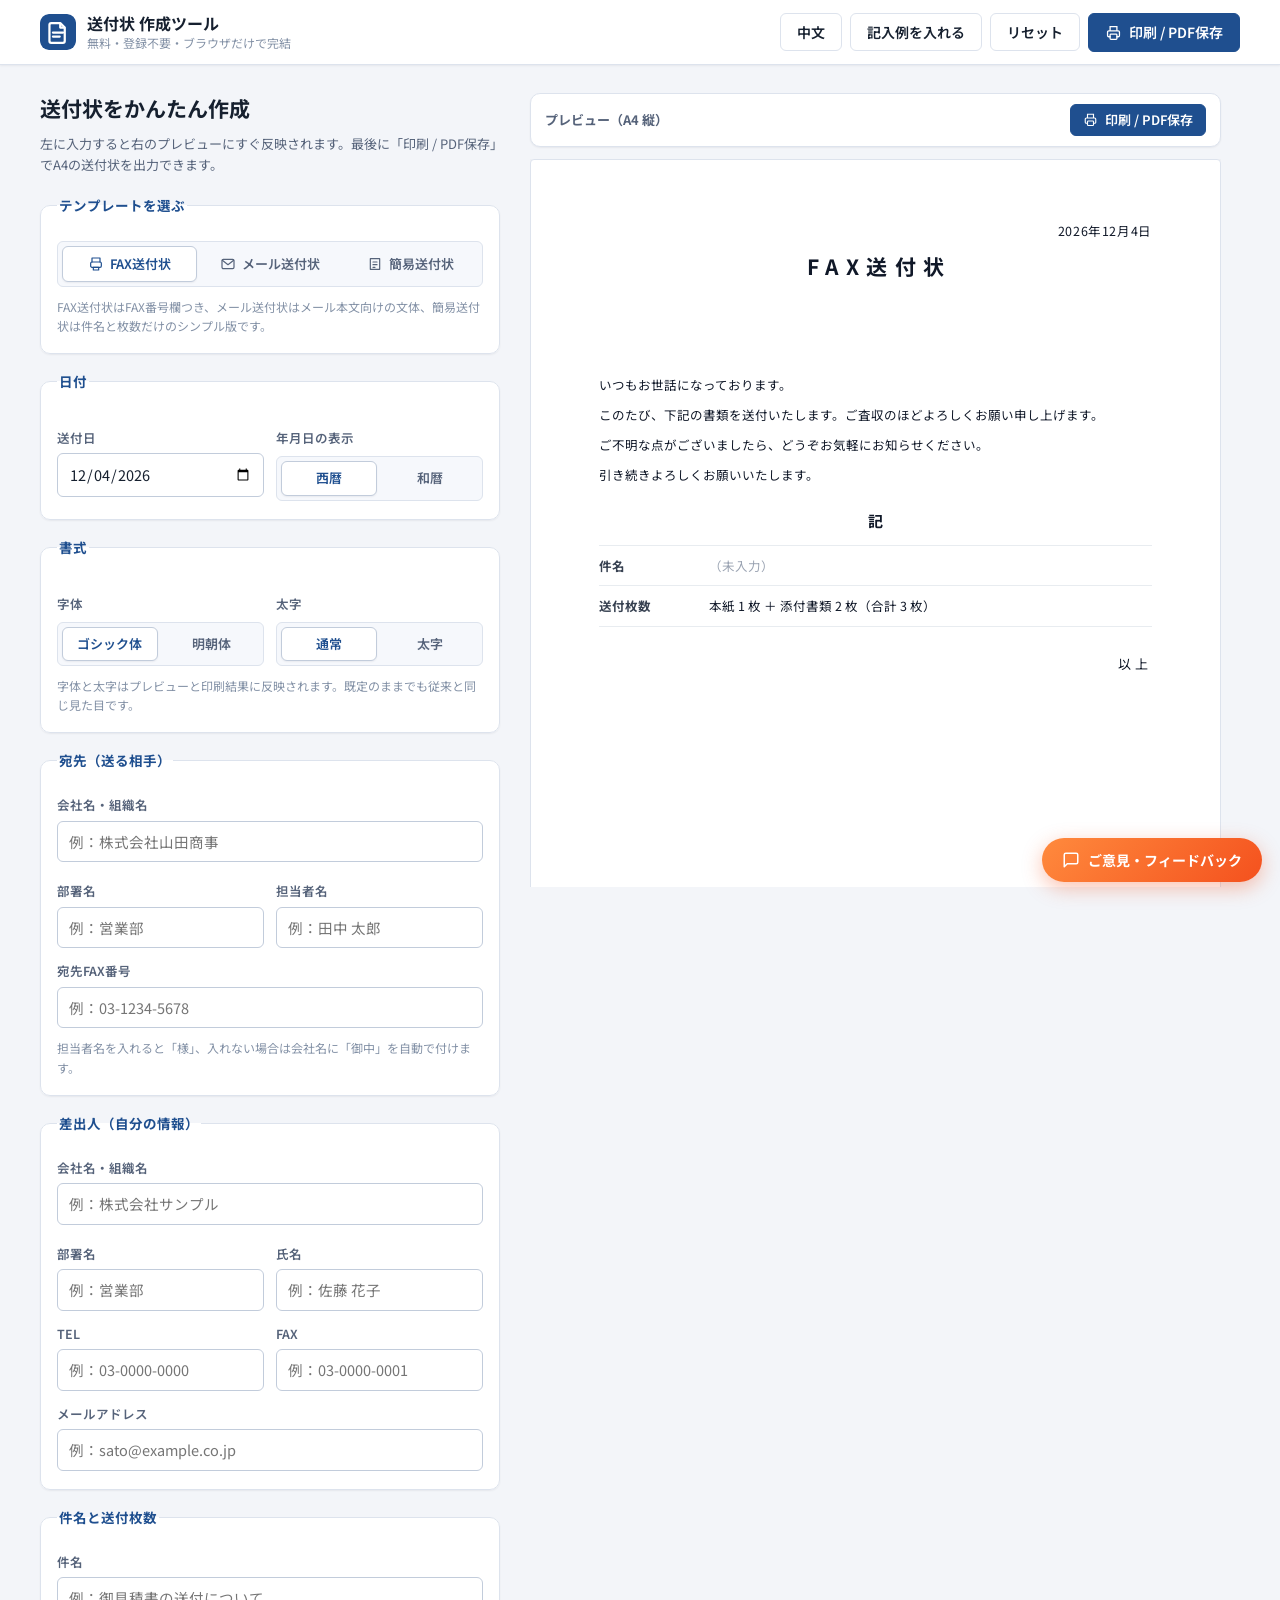
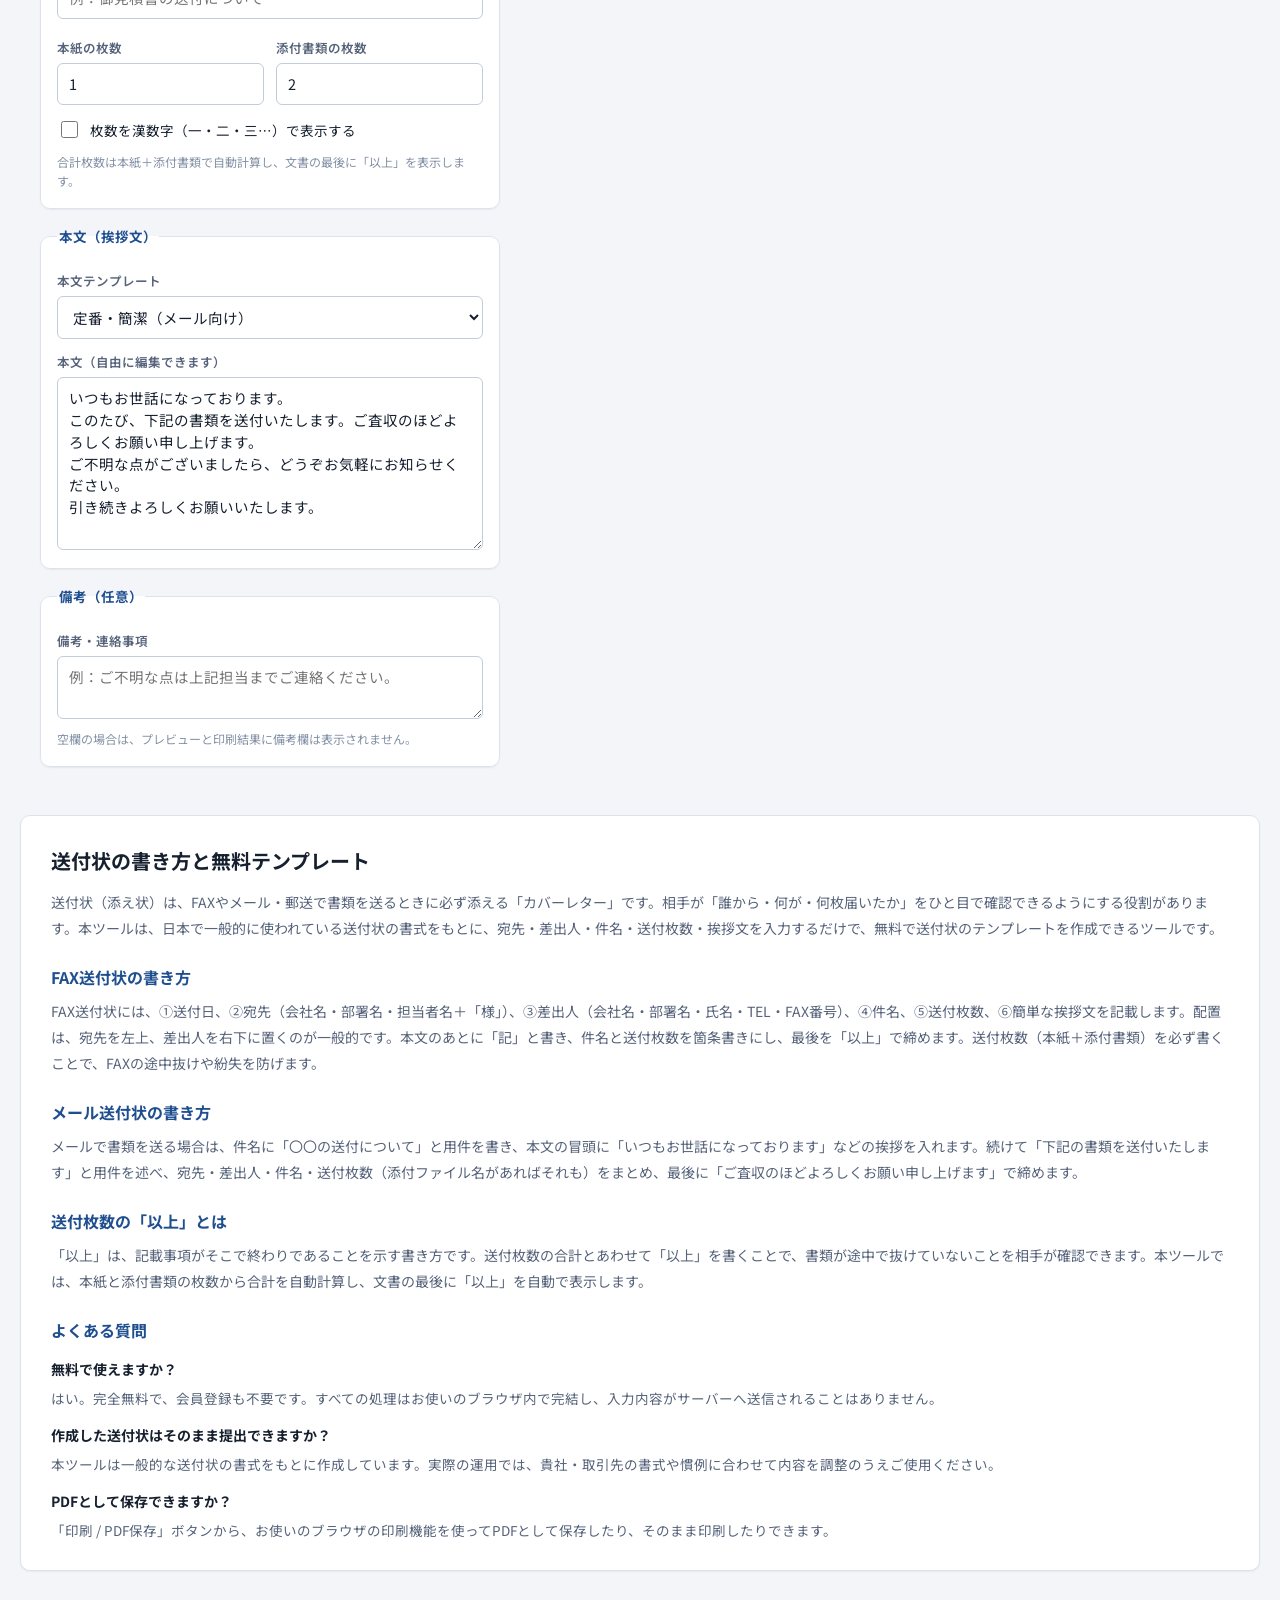
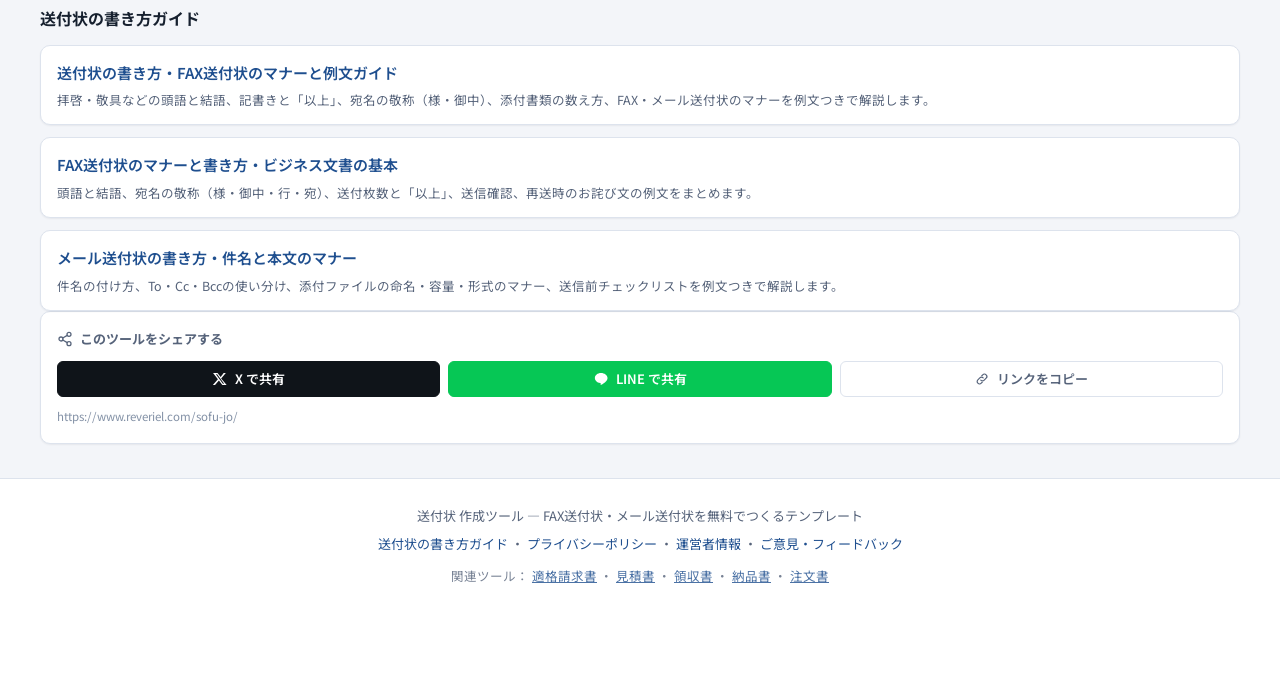
<file: index.html>
<!DOCTYPE html>
<html lang="ja">
<head>
<meta charset="UTF-8">
<meta name="viewport" content="width=device-width, initial-scale=1">
<title>送付状 テンプレート 無料｜FAX送付状の書き方・作成ツール</title>
<meta name="description" content="送付状（FAX送付状・メール送付状）を無料で作成できるテンプレートツール。宛先・差出人・件名・送付枚数を入力するだけで、FAX送付状の正しい書き方どおりの書式をA4で作成し、そのまま印刷・PDF保存できます。登録不要・ブラウザ内で完結。">
<meta name="robots" content="index, follow">
<link rel="canonical" href="https://www.reveriel.com/sofu-jo/">
<meta name="keywords" content="送付状 テンプレート 無料,FAX送付状 書き方,送付状 無料,送付状 作成,メール送付状,送付状 フォーマット">
<meta property="og:type" content="website">
<meta property="og:title" content="送付状 テンプレート 無料｜FAX送付状の書き方・作成ツール">
<meta property="og:description" content="FAX送付状・メール送付状・簡易送付状を無料で作成。宛先・差出人・件名・送付枚数を入力するだけで、正しい書式の送付状をA4で印刷・PDF保存できます。">
<meta property="og:locale" content="ja_JP">
<meta property="og:url" content="https://www.reveriel.com/sofu-jo/">
<meta property="og:image" content="https://www.reveriel.com/sofu-jo/og-image.png">
<meta property="og:image:width" content="1200">
<meta property="og:image:height" content="630">
<meta name="twitter:card" content="summary_large_image">
<meta name="twitter:title" content="送付状 テンプレート 無料｜FAX送付状の書き方・作成ツール">
<meta name="twitter:description" content="FAX送付状・メール送付状を無料で作成。正しい書式の送付状をA4で印刷・PDF保存できます。">
<meta name="twitter:image" content="https://www.reveriel.com/sofu-jo/og-image.png">
<link rel="preconnect" href="https://fonts.googleapis.com">
<link rel="preconnect" href="https://fonts.gstatic.com" crossorigin>
<link href="https://fonts.googleapis.com/css2?family=Noto+Sans+JP:wght@400;500;700&family=Noto+Serif+JP:wght@400;600;700&family=Noto+Sans+SC:wght@400;500;700&display=swap" rel="stylesheet">
<link rel="icon" href="data:image/svg+xml,%3Csvg xmlns='http://www.w3.org/2000/svg' viewBox='0 0 32 32'%3E%3Crect width='32' height='32' rx='7' fill='%231f4f8f'/%3E%3Cpath d='M9 8h10l5 5v11a2 2 0 0 1-2 2H9a2 2 0 0 1-2-2V10a2 2 0 0 1 2-2z' fill='none' stroke='%23fff' stroke-width='2.2' stroke-linejoin='round'/%3E%3Cpath d='M18 8v5h5' fill='none' stroke='%23fff' stroke-width='2.2' stroke-linejoin='round'/%3E%3Cpath d='M11 17h9M11 21h6' stroke='%23fff' stroke-width='2.2' stroke-linecap='round'/%3E%3C/svg%3E">
<link rel="stylesheet" href="style.css">
<!-- Cloudflare Web Analytics --><script type='module' src='https://static.cloudflareinsights.com/beacon.min.js' data-cf-beacon='{"token": "6fc01bf3ac5e457ba1bd16b91e5b653e"}'></script><!-- End Cloudflare Web Analytics -->
<script type="application/ld+json">
{
  "@context": "https://schema.org",
  "@graph": [
    {
      "@type": "WebApplication",
      "name": "送付状 作成ツール（FAX・メール送付状テンプレート）",
      "applicationCategory": "BusinessApplication",
      "operatingSystem": "Web",
      "url": "https://www.reveriel.com/sofu-jo/",
      "description": "宛先・差出人・件名・送付枚数を入力するだけで、FAX送付状・メール送付状・簡易送付状を正しい書式で作成し、A4で印刷・PDF保存できる無料のブラウザ完結型ツール。",
      "inLanguage": "ja",
      "offers": {
        "@type": "Offer",
        "price": "0",
        "priceCurrency": "JPY"
      },
      "featureList": [
        "FAX送付状・メール送付状・簡易送付状の3種類のテンプレート",
        "日付の西暦／和暦（令和）切り替え",
        "送付枚数（本紙＋添付書類）の自動集計と漢数字表示",
        "時候の挨拶つき本文テンプレート4種（自由編集可）",
        "A4縦のプレビュー・印刷・PDF保存、日本語／中国語の画面切り替え",
        "入力内容はブラウザ内のみで処理"
      ]
    },
    {
      "@type": "FAQPage",
      "mainEntity": [
        {
          "@type": "Question",
          "name": "送付状とは何ですか？",
          "acceptedAnswer": {
            "@type": "Answer",
            "text": "送付状とは、書類をFAXやメール、郵送で送るときに添えるカバーレター（添え状）のことです。「何を・何枚送ったか」「誰から誰へ送ったか」を相手に明確に伝える役割があります。宛先・差出人・日付・件名・送付枚数・簡単な挨拶文を記載するのが一般的です。"
          }
        },
        {
          "@type": "Question",
          "name": "FAX送付状の書き方を教えてください。",
          "acceptedAnswer": {
            "@type": "Answer",
            "text": "FAX送付状には、送信日・宛先（会社名・部署・担当者名＋様）・差出人（会社名・部署・氏名・TEL・FAX番号）・件名・送付枚数（本紙＋添付書類）・簡単な挨拶文を記載します。宛先は左上、差出人は右下に置き、本文の後に「記」と書き、件名・送付枚数を箇条書きにして、最後に「以上」で締めます。送付枚数を書いておくと、FAXの途中抜けや紛失を防げます。"
          }
        },
        {
          "@type": "Question",
          "name": "送付状の「以上」は何のために書くのですか？",
          "acceptedAnswer": {
            "@type": "Answer",
            "text": "「以上」は、本文と記載事項がそこで終わりであることを示す書き方です。送付枚数とあわせて記載することで、書類が途中で抜けていないことを相手が確認できます。本ツールでは、送付枚数の合計を自動計算し、文書の最後に「以上」を自動で表示します。"
          }
        },
        {
          "@type": "Question",
          "name": "送付枚数の「本紙」と「添付書類」の違いは？",
          "acceptedAnswer": {
            "@type": "Answer",
            "text": "「本紙」は送付状そのもの（1枚）を指し、「添付書類」は送付状と一緒に送る書類を指します。合計枚数は「本紙1枚＋添付書類の枚数」で計算します。本ツールでは添付書類の枚数を入力すると合計が自動で表示されます。"
          }
        },
        {
          "@type": "Question",
          "name": "メール送付状はどう書けばいいですか？",
          "acceptedAnswer": {
            "@type": "Answer",
            "text": "メールで書類を送る場合は、件名に「〇〇の送付について」と内容を書き、本文の冒頭に「いつもお世話になっております」などの挨拶、続けて「下記の書類を送付いたします」と用件を書き、宛先・差出人・件名・送付枚数をまとめます。添付ファイルがある場合はファイル名も明記すると親切です。本ツールのメール送付状テンプレートはこの形式に対応しています。"
          }
        },
        {
          "@type": "Question",
          "name": "入力した内容はサーバーに送信されますか？",
          "acceptedAnswer": {
            "@type": "Answer",
            "text": "いいえ。入力内容はサーバーへ送信されず、お使いの端末のブラウザ内だけで処理されます。ページを閉じると内容は破棄されます。"
          }
        }
      ]
    }
  ]
}
</script>
</head>
<body>

<header class="site-header no-print">
  <div class="wrap header-inner">
    <div class="brand">
      <svg class="brand-mark" viewBox="0 0 32 32" aria-hidden="true">
        <rect width="32" height="32" rx="7" fill="currentColor"/>
        <path d="M10 8h8l4 4v12a1.6 1.6 0 0 1-1.6 1.6H10A1.6 1.6 0 0 1 8.4 24V9.6A1.6 1.6 0 0 1 10 8z" fill="none" stroke="#fff" stroke-width="2" stroke-linejoin="round"/>
        <path d="M18 8v4h4" fill="none" stroke="#fff" stroke-width="2" stroke-linejoin="round"/>
        <path d="M11.5 16.5h9M11.5 20h6" stroke="#fff" stroke-width="2" stroke-linecap="round"/>
      </svg>
      <div class="brand-text">
        <strong data-i18n="brandName">送付状 作成ツール</strong>
        <span data-i18n="tagline">無料・登録不要・ブラウザだけで完結</span>
      </div>
    </div>

    <div class="header-actions">
      <button type="button" class="btn btn-ghost" id="langBtn" aria-label="表示言語を切り替える">中文</button>
      <button type="button" class="btn btn-ghost" id="sampleBtn" data-i18n="btnSample">記入例を入れる</button>
      <button type="button" class="btn btn-ghost" id="resetBtn" data-i18n="btnReset">リセット</button>
      <button type="button" class="btn btn-primary" id="printBtn">
        <svg viewBox="0 0 20 20" aria-hidden="true" class="ic">
          <path d="M6 7V3h8v4M6 15H4.5A1.5 1.5 0 0 1 3 13.5v-4A1.5 1.5 0 0 1 4.5 8h11A1.5 1.5 0 0 1 17 9.5v4a1.5 1.5 0 0 1-1.5 1.5H14" fill="none" stroke="currentColor" stroke-width="1.5" stroke-linecap="round"/>
          <rect x="6" y="12" width="8" height="6" rx="1" fill="none" stroke="currentColor" stroke-width="1.5"/>
        </svg>
        <span data-i18n="btnPrint">印刷 / PDF保存</span>
      </button>
    </div>
  </div>
</header>

<main class="wrap layout">

  <!-- ===================== 入力フォーム ===================== -->
  <section class="form-pane no-print" aria-label="入力フォーム">

    <div class="pane-head">
      <h1 class="pane-title" data-i18n="formTitle">送付状をかんたん作成</h1>
      <p class="pane-sub" data-i18n="formHint">左に入力すると右のプレビューにすぐ反映されます。最後に「印刷 / PDF保存」でA4の送付状を出力できます。</p>
    </div>

    <!-- テンプレート選択 -->
    <fieldset class="card">
      <legend class="card-legend" data-i18n="legendTpl">テンプレートを選ぶ</legend>
      <div class="seg" role="tablist" aria-label="template">
        <button type="button" class="seg-btn is-active" data-tpl="fax" role="tab" aria-selected="true">
          <svg class="ic" viewBox="0 0 24 24" fill="none" stroke="currentColor" stroke-width="1.8" stroke-linecap="round" stroke-linejoin="round" aria-hidden="true"><path d="M6 9V3h12v6"/><rect x="4" y="9" width="16" height="8" rx="2"/><path d="M8 17h8v4H8z"/></svg>
          <span data-i18n="tplFax">FAX送付状</span>
        </button>
        <button type="button" class="seg-btn" data-tpl="email" role="tab" aria-selected="false">
          <svg class="ic" viewBox="0 0 24 24" fill="none" stroke="currentColor" stroke-width="1.8" stroke-linecap="round" stroke-linejoin="round" aria-hidden="true"><rect x="3" y="5" width="18" height="14" rx="2"/><path d="m3.5 6.5 8.5 6.5 8.5-6.5"/></svg>
          <span data-i18n="tplEmail">メール送付状</span>
        </button>
        <button type="button" class="seg-btn" data-tpl="simple" role="tab" aria-selected="false">
          <svg class="ic" viewBox="0 0 24 24" fill="none" stroke="currentColor" stroke-width="1.8" stroke-linecap="round" stroke-linejoin="round" aria-hidden="true"><path d="M5 4h14v16H5z"/><path d="M9 9h6M9 13h6M9 17h3"/></svg>
          <span data-i18n="tplSimple">簡易送付状</span>
        </button>
      </div>
      <p class="hint" data-i18n="tplHint">FAX送付状はFAX番号欄つき、メール送付状はメール本文向けの文体、簡易送付状は件名と枚数だけのシンプル版です。</p>
    </fieldset>

    <!-- 日付 -->
    <fieldset class="card">
      <legend class="card-legend" data-i18n="legendDate">日付</legend>
      <div class="grid-2">
        <label class="field">
          <span class="field-label" data-i18n="lblDate">送付日</span>
          <input type="date" id="date">
        </label>
        <div class="field">
          <span class="field-label" data-i18n="lblDateFormat">年月日の表示</span>
          <div class="seg seg-sm" role="tablist" aria-label="date format">
            <button type="button" class="seg-btn is-active" data-datefmt="seireki" role="tab" aria-selected="true" data-i18n="optSeireki">西暦</button>
            <button type="button" class="seg-btn" data-datefmt="wareki" role="tab" aria-selected="false" data-i18n="optWareki">和暦</button>
          </div>
        </div>
      </div>
    </fieldset>

    <!-- 書式 -->
    <fieldset class="card">
      <legend class="card-legend" data-i18n="legendFormat">書式</legend>
      <div class="grid-2">
        <div class="field">
          <span class="field-label" data-i18n="lblFont">字体</span>
          <div class="seg seg-sm" role="group" aria-label="font">
            <button type="button" class="seg-btn is-active" data-fontfmt="gothic" aria-pressed="true" data-i18n="optGothic">ゴシック体</button>
            <button type="button" class="seg-btn" data-fontfmt="mincho" aria-pressed="false" data-i18n="optMincho">明朝体</button>
          </div>
        </div>
        <div class="field">
          <span class="field-label" data-i18n="lblWeight">太字</span>
          <div class="seg seg-sm" role="group" aria-label="weight">
            <button type="button" class="seg-btn is-active" data-weightfmt="normal" aria-pressed="true" data-i18n="optNormal">通常</button>
            <button type="button" class="seg-btn" data-weightfmt="bold" aria-pressed="false" data-i18n="optBold">太字</button>
          </div>
        </div>
      </div>
      <p class="hint" data-i18n="hintFormat">字体と太字はプレビューと印刷結果に反映されます。既定のままでも従来と同じ見た目です。</p>
    </fieldset>

    <!-- 宛先 -->
    <fieldset class="card">
      <legend class="card-legend" data-i18n="legendTo">宛先（送る相手）</legend>
      <label class="field">
        <span class="field-label" data-i18n="lblToCompany">会社名・組織名</span>
        <input type="text" id="toCompany" data-i18n-ph="phToCompany" placeholder="例：株式会社山田商事">
      </label>
      <div class="grid-2">
        <label class="field">
          <span class="field-label" data-i18n="lblToDept">部署名</span>
          <input type="text" id="toDept" data-i18n-ph="phToDept" placeholder="例：営業部">
        </label>
        <label class="field">
          <span class="field-label" data-i18n="lblToName">担当者名</span>
          <input type="text" id="toName" data-i18n-ph="phToName" placeholder="例：田中 太郎">
        </label>
      </div>
      <label class="field" id="toFaxField" hidden>
        <span class="field-label" data-i18n="lblToFax">宛先FAX番号</span>
        <input type="text" id="toFax" inputmode="tel" data-i18n-ph="phToFax" placeholder="例：03-1234-5678">
      </label>
      <p class="hint" data-i18n="hintTo">担当者名を入れると「様」、入れない場合は会社名に「御中」を自動で付けます。</p>
    </fieldset>

    <!-- 差出人 -->
    <fieldset class="card">
      <legend class="card-legend" data-i18n="legendFrom">差出人（自分の情報）</legend>
      <label class="field">
        <span class="field-label" data-i18n="lblFromCompany">会社名・組織名</span>
        <input type="text" id="fromCompany" data-i18n-ph="phFromCompany" placeholder="例：株式会社サンプル">
      </label>
      <div class="grid-2">
        <label class="field">
          <span class="field-label" data-i18n="lblFromDept">部署名</span>
          <input type="text" id="fromDept" data-i18n-ph="phFromDept" placeholder="例：営業部">
        </label>
        <label class="field">
          <span class="field-label" data-i18n="lblFromName">氏名</span>
          <input type="text" id="fromName" data-i18n-ph="phFromName" placeholder="例：佐藤 花子">
        </label>
      </div>
      <div class="grid-2">
        <label class="field">
          <span class="field-label" data-i18n="lblFromTel">TEL</span>
          <input type="text" id="fromTel" inputmode="tel" data-i18n-ph="phTel" placeholder="例：03-0000-0000">
        </label>
        <label class="field" id="fromFaxField" hidden>
          <span class="field-label" data-i18n="lblFromFax">FAX</span>
          <input type="text" id="fromFax" inputmode="tel" data-i18n-ph="phFax" placeholder="例：03-0000-0001">
        </label>
      </div>
      <label class="field" id="fromEmailField">
        <span class="field-label" data-i18n="lblFromEmail">メールアドレス</span>
        <input type="text" id="fromEmail" inputmode="email" data-i18n-ph="phEmail" placeholder="例：sato@example.co.jp">
      </label>
    </fieldset>

    <!-- 件名・枚数 -->
    <fieldset class="card">
      <legend class="card-legend" data-i18n="legendContent">件名と送付枚数</legend>
      <label class="field">
        <span class="field-label" data-i18n="lblSubject">件名</span>
        <input type="text" id="subject" data-i18n-ph="phSubject" placeholder="例：御見積書の送付について">
      </label>
      <div class="grid-2">
        <label class="field">
          <span class="field-label" data-i18n="lblHonpyo">本紙の枚数</span>
          <input type="text" id="honpyo" class="num" inputmode="numeric" value="1">
        </label>
        <label class="field">
          <span class="field-label" data-i18n="lblTenpu">添付書類の枚数</span>
          <input type="text" id="tenpu" class="num" inputmode="numeric" value="2">
        </label>
      </div>
      <label class="check">
        <input type="checkbox" id="useKanji">
        <span data-i18n="chkKanji">枚数を漢数字（一・二・三…）で表示する</span>
      </label>
      <p class="hint" id="countHint" data-i18n="hintCount">合計枚数は本紙＋添付書類で自動計算し、文書の最後に「以上」を表示します。</p>
    </fieldset>

    <!-- 本文 -->
    <fieldset class="card">
      <legend class="card-legend" data-i18n="legendBody">本文（挨拶文）</legend>
      <label class="field">
        <span class="field-label" data-i18n="lblBodyPreset">本文テンプレート</span>
        <select id="bodyPreset"></select>
      </label>
      <label class="field">
        <span class="field-label" data-i18n="lblBody">本文（自由に編集できます）</span>
        <textarea id="body" rows="7" data-i18n-ph="phBody" placeholder="本文を入力してください"></textarea>
      </label>
    </fieldset>

    <!-- 備考 -->
    <fieldset class="card">
      <legend class="card-legend" data-i18n="legendNote">備考（任意）</legend>
      <label class="field">
        <span class="field-label" data-i18n="lblNote">備考・連絡事項</span>
        <textarea id="note" rows="2" data-i18n-ph="phNote" placeholder="例：ご不明な点は上記担当までご連絡ください。"></textarea>
      </label>
      <p class="hint" data-i18n="hintNote">空欄の場合は、プレビューと印刷結果に備考欄は表示されません。</p>
    </fieldset>

  </section>

  <!-- ===================== プレビュー ===================== -->
  <section class="preview-pane" aria-label="プレビュー">
    <div class="preview-bar no-print">
      <span class="preview-label" data-i18n="previewLabel">プレビュー（A4 縦）</span>
      <button type="button" class="btn btn-primary btn-sm" id="printBtn2">
        <svg viewBox="0 0 20 20" aria-hidden="true" class="ic">
          <path d="M6 7V3h8v4M6 15H4.5A1.5 1.5 0 0 1 3 13.5v-4A1.5 1.5 0 0 1 4.5 8h11A1.5 1.5 0 0 1 17 9.5v4a1.5 1.5 0 0 1-1.5 1.5H14" fill="none" stroke="currentColor" stroke-width="1.5" stroke-linecap="round"/>
          <rect x="6" y="12" width="8" height="6" rx="1" fill="none" stroke="currentColor" stroke-width="1.5"/>
        </svg>
        <span data-i18n="btnPrint">印刷 / PDF保存</span>
      </button>
    </div>

    <div class="paper-wrap">
      <article class="paper" id="paper" aria-live="polite"><!-- JSが描画 --></article>
    </div>
  </section>

</main>

<!-- ===================== SEO コンテンツ ===================== -->
<section class="wrap seo no-print">
  <h2 data-i18n="seoH2">送付状の書き方と無料テンプレート</h2>
  <p data-i18n="seoP1">送付状（添え状）は、FAXやメール・郵送で書類を送るときに必ず添える「カバーレター」です。相手が「誰から・何が・何枚届いたか」をひと目で確認できるようにする役割があります。本ツールは、日本で一般的に使われている送付状の書式をもとに、宛先・差出人・件名・送付枚数・挨拶文を入力するだけで、無料で送付状のテンプレートを作成できるツールです。</p>

  <h3 data-i18n="seoH3a">FAX送付状の書き方</h3>
  <p data-i18n="seoP2">FAX送付状には、①送付日、②宛先（会社名・部署名・担当者名＋「様」）、③差出人（会社名・部署名・氏名・TEL・FAX番号）、④件名、⑤送付枚数、⑥簡単な挨拶文を記載します。配置は、宛先を左上、差出人を右下に置くのが一般的です。本文のあとに「記」と書き、件名と送付枚数を箇条書きにし、最後を「以上」で締めます。送付枚数（本紙＋添付書類）を必ず書くことで、FAXの途中抜けや紛失を防げます。</p>

  <h3 data-i18n="seoH3b">メール送付状の書き方</h3>
  <p data-i18n="seoP3">メールで書類を送る場合は、件名に「〇〇の送付について」と用件を書き、本文の冒頭に「いつもお世話になっております」などの挨拶を入れます。続けて「下記の書類を送付いたします」と用件を述べ、宛先・差出人・件名・送付枚数（添付ファイル名があればそれも）をまとめ、最後に「ご査収のほどよろしくお願い申し上げます」で締めます。</p>

  <h3 data-i18n="seoH3c">送付枚数の「以上」とは</h3>
  <p data-i18n="seoP4">「以上」は、記載事項がそこで終わりであることを示す書き方です。送付枚数の合計とあわせて「以上」を書くことで、書類が途中で抜けていないことを相手が確認できます。本ツールでは、本紙と添付書類の枚数から合計を自動計算し、文書の最後に「以上」を自動で表示します。</p>

  <h3 data-i18n="seoH3d">よくある質問</h3>
  <dl class="faq">
    <dt data-i18n="faqQ1">無料で使えますか？</dt>
    <dd data-i18n="faqA1">はい。完全無料で、会員登録も不要です。すべての処理はお使いのブラウザ内で完結し、入力内容がサーバーへ送信されることはありません。</dd>
    <dt data-i18n="faqQ2">作成した送付状はそのまま提出できますか？</dt>
    <dd data-i18n="faqA2">本ツールは一般的な送付状の書式をもとに作成しています。実際の運用では、貴社・取引先の書式や慣例に合わせて内容を調整のうえご使用ください。</dd>
    <dt data-i18n="faqQ3">PDFとして保存できますか？</dt>
    <dd data-i18n="faqA3">「印刷 / PDF保存」ボタンから、お使いのブラウザの印刷機能を使ってPDFとして保存したり、そのまま印刷したりできます。</dd>
  </dl>
</section>

<!-- ===================== 書き方ガイド ===================== -->
<section class="wrap no-print" aria-labelledby="guideNavTitle">
  <h2 class="guide-nav-h2" id="guideNavTitle" data-i18n="guideNavH2">送付状の書き方ガイド</h2>
  <ul class="guide-nav">
    <li>
      <a href="kakikata.html" data-i18n="guideNavLink">送付状の書き方・FAX送付状のマナーと例文ガイド</a>
      <span class="guide-nav-desc" data-i18n="guideNavDesc">拝啓・敬具などの頭語と結語、記書きと「以上」、宛名の敬称（様・御中）、添付書類の数え方、FAX・メール送付状のマナーを例文つきで解説します。</span>
    </li>
    <li>
      <a href="fax-manner.html" data-i18n="guideNavLink2">FAX送付状のマナーと書き方・ビジネス文書の基本</a>
      <span class="guide-nav-desc" data-i18n="guideNavDesc2">頭語と結語、宛名の敬称（様・御中・行・宛）、送付枚数と「以上」、送信確認、再送時のお詫び文の例文をまとめます。</span>
    </li>
    <li>
      <a href="mail-manner.html" data-i18n="guideNavLink3">メール送付状の書き方・件名と本文のマナー</a>
      <span class="guide-nav-desc" data-i18n="guideNavDesc3">件名の付け方、To・Cc・Bccの使い分け、添付ファイルの命名・容量・形式のマナー、送信前チェックリストを例文つきで解説します。</span>
    </li>
  </ul>
</section>

<!-- ===================== 共有 ===================== -->
<section class="wrap no-print">
  <section class="share-block" id="shareBlock" aria-label="share">
    <p class="share-block-title">
      <svg class="ic" viewBox="0 0 24 24" fill="none" stroke="currentColor" stroke-width="1.9" stroke-linecap="round" stroke-linejoin="round" aria-hidden="true"><circle cx="18" cy="5" r="3"/><circle cx="6" cy="12" r="3"/><circle cx="18" cy="19" r="3"/><path d="m8.6 13.5 6.8 4M15.4 6.5l-6.8 4"/></svg>
      <span data-i18n="shareTitle">このツールをシェアする</span>
    </p>
    <div class="share-row">
      <button class="btn share-btn share-x" id="shareXBtn" type="button" aria-label="X">
        <svg class="share-logo" viewBox="0 0 24 24" fill="currentColor" aria-hidden="true"><path d="M17.53 3h3.24l-7.08 8.09L22 21h-6.52l-5.11-6.68L4.53 21H1.29l7.57-8.66L1.6 3h6.69l4.62 6.1L17.53 3Zm-1.14 16.06h1.8L7.7 4.85H5.77l10.62 14.21Z"/></svg>
        <span data-i18n="shareX">X で共有</span>
      </button>
      <button class="btn share-btn share-line" id="shareLineBtn" type="button" aria-label="LINE">
        <svg class="share-logo" viewBox="0 0 24 24" fill="currentColor" aria-hidden="true"><path d="M12 3C6.9 3 2.8 6.4 2.8 10.6c0 3.77 3.35 6.93 7.88 7.53.31.07.73.2.83.47.1.24.06.62.03.87l-.13.83c-.04.24-.19.94.82.51 1.01-.42 5.44-3.2 7.42-5.48 1.37-1.47 2.13-2.96 2.13-4.73C21.78 6.4 17.1 3 12 3Z"/></svg>
        <span data-i18n="shareLine">LINE で共有</span>
      </button>
      <button class="btn share-btn share-copy" id="shareCopyBtn" type="button" aria-label="copy link">
        <svg class="share-logo" viewBox="0 0 24 24" fill="none" stroke="currentColor" stroke-width="1.8" stroke-linecap="round" stroke-linejoin="round" aria-hidden="true"><path d="M10.2 13.7a3.6 3.6 0 0 0 5.1 0l2.9-2.9a3.6 3.6 0 0 0-5.1-5.1l-1.4 1.4"/><path d="M13.8 10.3a3.6 3.6 0 0 0-5.1 0l-2.9 2.9a3.6 3.6 0 0 0 5.1 5.1l1.4-1.4"/></svg>
        <span id="shareCopyLabel" data-i18n="shareCopy">リンクをコピー</span>
      </button>
    </div>
    <p class="share-url" id="shareUrlText"></p>
  </section>
</section>

<footer class="site-footer no-print">
  <div class="wrap">
    <p data-i18n="footerText">送付状 作成ツール — FAX送付状・メール送付状を無料でつくるテンプレート</p>
    <p class="footer-links">
      <a href="kakikata.html" data-i18n="footerGuide">送付状の書き方ガイド</a> ・
      <a href="privacy.html" data-i18n="footerPrivacy">プライバシーポリシー</a> ・
      <a href="company.html" data-i18n="footerCompany">運営者情報</a> ・
      <a href="https://docs.google.com/forms/d/e/1FAIpQLSfHGUfgAlViT3TFiVtJi_EpJ4ioUpd9oGyaJ7rehEV-gBH_PA/viewform?usp=pp_url&amp;entry.1745177199=%E9%80%81%E4%BB%98%E7%8A%B6" target="_blank" rel="noopener" data-i18n="footerFeedback">ご意見・フィードバック</a>
    </p>
    <p class="related">
      <span data-i18n="relatedLabel">関連ツール：</span>
      <a href="https://www.reveriel.com/japan-invoice-pdf/">適格請求書</a> ・
      <a href="https://www.reveriel.com/mitsumori-pdf/">見積書</a> ・
      <a href="https://www.reveriel.com/ryoshusho-pdf/">領収書</a> ・
      <a href="https://www.reveriel.com/nohinsho-pdf/">納品書</a> ・
      <a href="https://www.reveriel.com/chumonsho-pdf/">注文書</a>
    </p>
  </div>
</footer>

<a href="https://docs.google.com/forms/d/e/1FAIpQLSfHGUfgAlViT3TFiVtJi_EpJ4ioUpd9oGyaJ7rehEV-gBH_PA/viewform?usp=pp_url&amp;entry.1745177199=%E9%80%81%E4%BB%98%E7%8A%B6" target="_blank" rel="noopener" class="feedback-fab" aria-label="ご意見・フィードバックを送る">
  <svg viewBox="0 0 24 24" fill="none" stroke="currentColor" stroke-width="2" stroke-linecap="round" stroke-linejoin="round" aria-hidden="true"><path d="M21 15a2 2 0 0 1-2 2H7l-4 4V5a2 2 0 0 1 2-2h14a2 2 0 0 1 2 2z"/></svg>
  <span data-i18n="footerFab">ご意見・フィードバック</span>
</a>

<script src="script.js"></script>
<script src="feedback.js" defer></script>
</body>
</html>
</file>
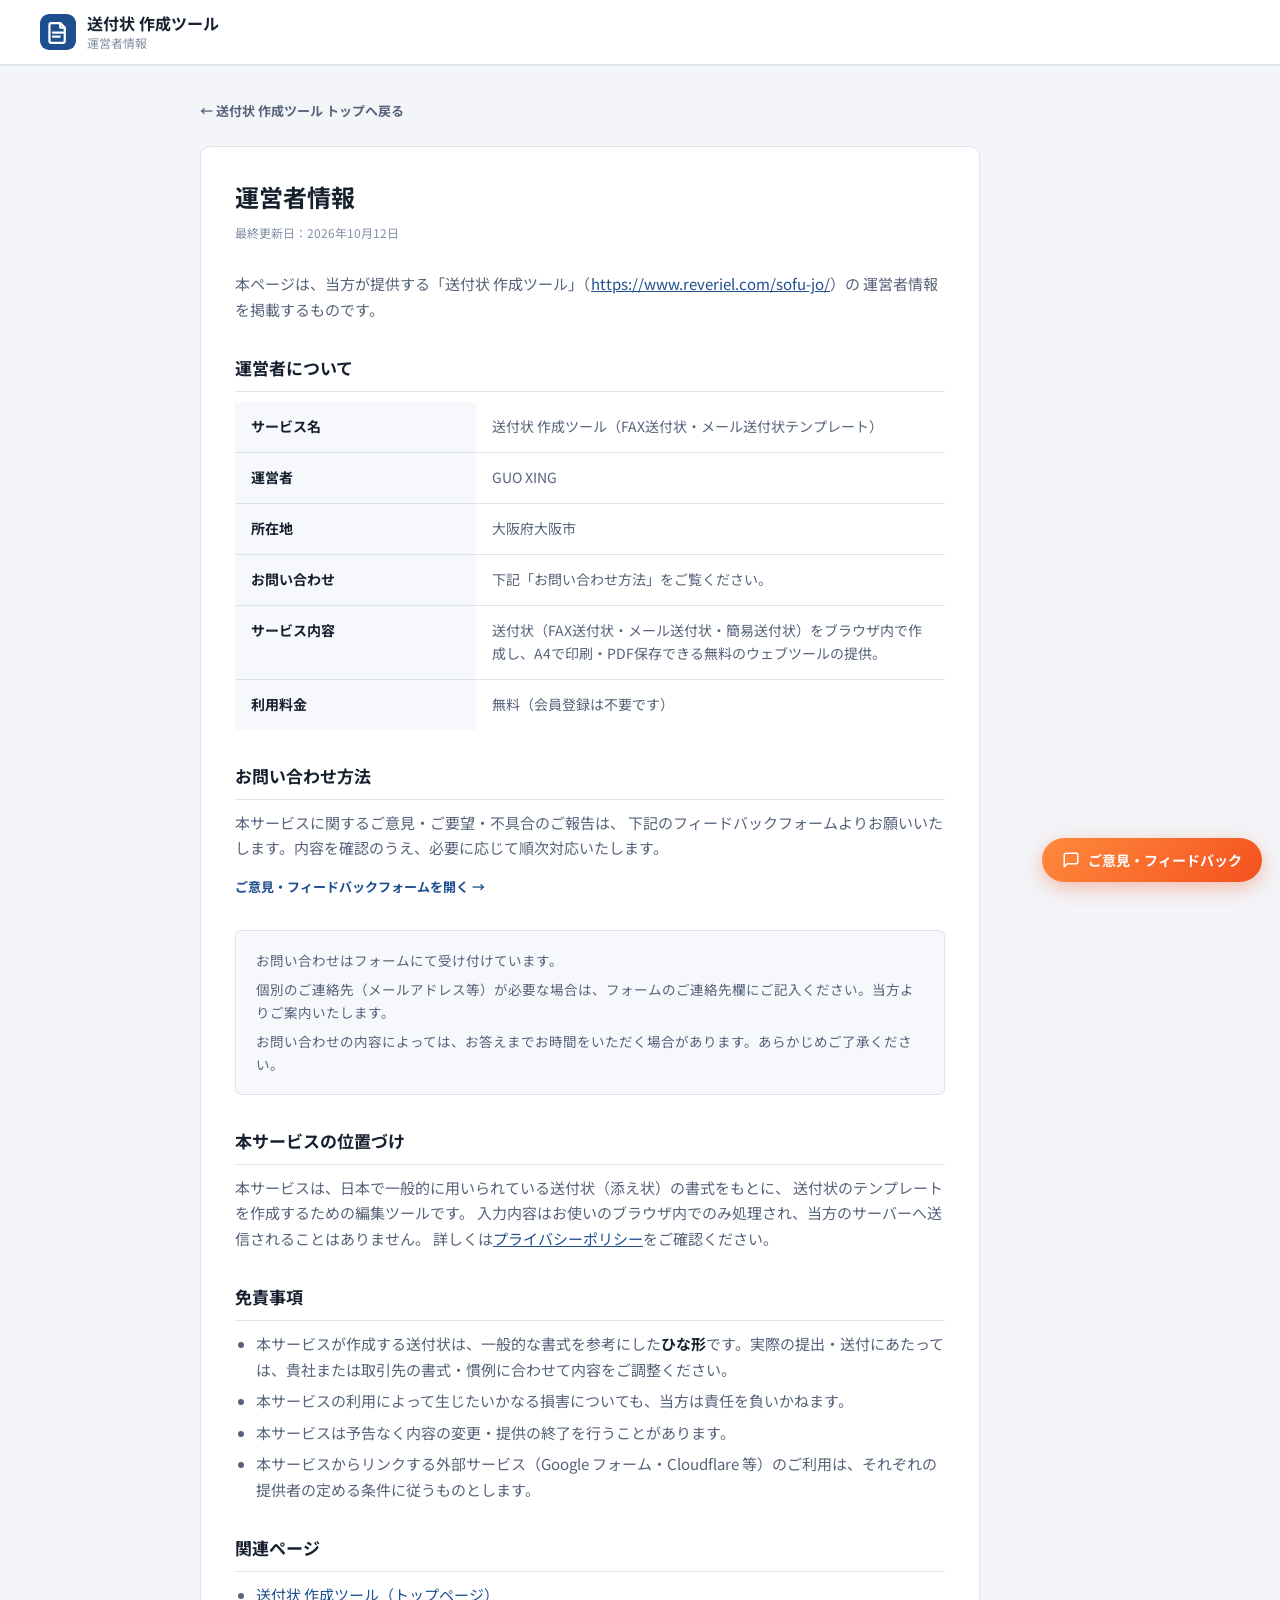
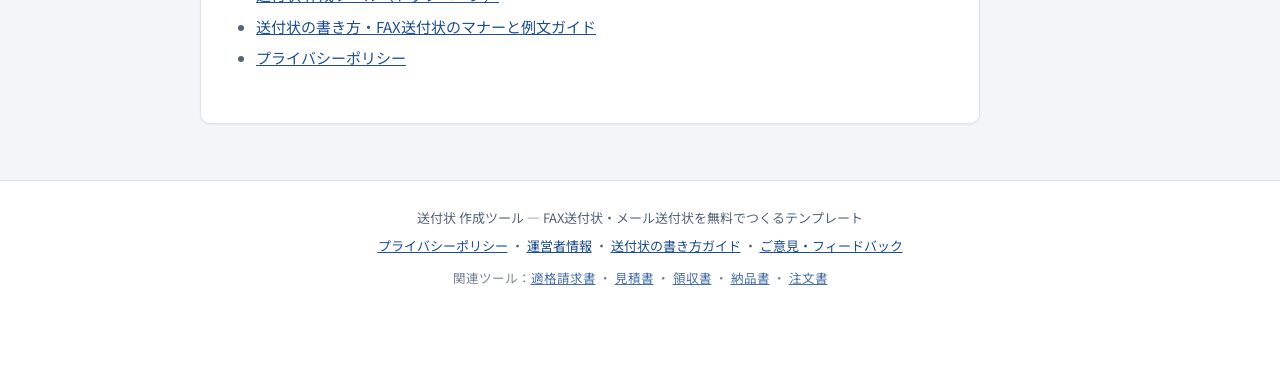
<file: company.html>
<!DOCTYPE html>
<html lang="ja">
<head>
<meta charset="UTF-8">
<meta name="viewport" content="width=device-width, initial-scale=1">
<title>運営者情報｜送付状 作成ツール</title>
<meta name="description" content="送付状 作成ツールの運営者情報ページです。運営者、所在地、お問い合わせ方法、サービス内容、免責事項について掲載しています。">
<meta name="robots" content="index, follow">
<link rel="canonical" href="https://www.reveriel.com/sofu-jo/company.html">
<meta property="og:type" content="website">
<meta property="og:title" content="運営者情報｜送付状 作成ツール">
<meta property="og:description" content="送付状 作成ツールの運営者、お問い合わせ方法、免責事項について掲載しています。">
<meta property="og:locale" content="ja_JP">
<meta property="og:url" content="https://www.reveriel.com/sofu-jo/company.html">
<meta property="og:image" content="https://www.reveriel.com/sofu-jo/og-image.png">
<meta name="twitter:card" content="summary_large_image">
<meta name="twitter:image" content="https://www.reveriel.com/sofu-jo/og-image.png">
<link rel="icon" href="data:image/svg+xml,%3Csvg xmlns='http://www.w3.org/2000/svg' viewBox='0 0 32 32'%3E%3Crect width='32' height='32' rx='7' fill='%231f4f8f'/%3E%3Cpath d='M9 8h10l5 5v11a2 2 0 0 1-2 2H9a2 2 0 0 1-2-2V10a2 2 0 0 1 2-2z' fill='none' stroke='%23fff' stroke-width='2.2' stroke-linejoin='round'/%3E%3Cpath d='M18 8v5h5' fill='none' stroke='%23fff' stroke-width='2.2' stroke-linejoin='round'/%3E%3Cpath d='M11 17h9M11 21h6' stroke='%23fff' stroke-width='2.2' stroke-linecap='round'/%3E%3C/svg%3E">
<link rel="preconnect" href="https://fonts.googleapis.com">
<link rel="preconnect" href="https://fonts.gstatic.com" crossorigin>
<link href="https://fonts.googleapis.com/css2?family=Noto+Sans+JP:wght@400;500;700&display=swap" rel="stylesheet">
<link rel="stylesheet" href="style.css">
<link rel="stylesheet" href="guide.css">
<!-- Cloudflare Web Analytics --><script type='module' src='https://static.cloudflareinsights.com/beacon.min.js' data-cf-beacon='{"token": "6fc01bf3ac5e457ba1bd16b91e5b653e"}'></script><!-- End Cloudflare Web Analytics -->
</head>
<body>

<header class="site-header no-print">
  <div class="wrap header-inner">
    <a class="brand" href="https://www.reveriel.com/sofu-jo/" style="text-decoration:none;color:inherit;">
      <svg class="brand-mark" viewBox="0 0 32 32" aria-hidden="true">
        <rect width="32" height="32" rx="7" fill="currentColor"/>
        <path d="M10 8h8l4 4v12a1.6 1.6 0 0 1-1.6 1.6H10A1.6 1.6 0 0 1 8.4 24V9.6A1.6 1.6 0 0 1 10 8z" fill="none" stroke="#fff" stroke-width="2" stroke-linejoin="round"/>
        <path d="M18 8v4h4" fill="none" stroke="#fff" stroke-width="2" stroke-linejoin="round"/>
        <path d="M11.5 16.5h9M11.5 20h6" stroke="#fff" stroke-width="2" stroke-linecap="round"/>
      </svg>
      <div class="brand-text">
        <strong>送付状 作成ツール</strong>
        <span>運営者情報</span>
      </div>
    </a>
  </div>
</header>

<main class="wrap">
  <section class="legal-page">
    <div class="guide-col">
      <a class="legal-back" href="https://www.reveriel.com/sofu-jo/">← 送付状 作成ツール トップへ戻る</a>

      <article class="legal">
        <h1>運営者情報</h1>
        <p class="legal-meta">最終更新日：2026年10月12日</p>

        <p>
          本ページは、当方が提供する「送付状 作成ツール」（<a href="https://www.reveriel.com/sofu-jo/">https://www.reveriel.com/sofu-jo/</a>）の
          運営者情報を掲載するものです。
        </p>

        <h2>運営者について</h2>
        <table class="legal-table">
          <tbody>
            <tr>
              <th>サービス名</th>
              <td>送付状 作成ツール（FAX送付状・メール送付状テンプレート）</td>
            </tr>
            <tr>
              <th>運営者</th>
              <td>GUO XING</td>
            </tr>
            <tr>
              <th>所在地</th>
              <td>大阪府大阪市</td>
            </tr>
            <tr>
              <th>お問い合わせ</th>
              <td>下記「お問い合わせ方法」をご覧ください。</td>
            </tr>
            <tr>
              <th>サービス内容</th>
              <td>送付状（FAX送付状・メール送付状・簡易送付状）をブラウザ内で作成し、A4で印刷・PDF保存できる無料のウェブツールの提供。</td>
            </tr>
            <tr>
              <th>利用料金</th>
              <td>無料（会員登録は不要です）</td>
            </tr>
          </tbody>
        </table>

        <h2>お問い合わせ方法</h2>
        <p>
          本サービスに関するご意見・ご要望・不具合のご報告は、
          下記のフィードバックフォームよりお願いいたします。内容を確認のうえ、必要に応じて順次対応いたします。
        </p>
        <p>
          <a class="legal-back" style="margin:0 0 0;color:var(--c-accent);" href="https://docs.google.com/forms/d/e/1FAIpQLSfHGUfgAlViT3TFiVtJi_EpJ4ioUpd9oGyaJ7rehEV-gBH_PA/viewform?usp=pp_url&amp;entry.1745177199=%E9%80%81%E4%BB%98%E7%8A%B6" target="_blank" rel="noopener">ご意見・フィードバックフォームを開く →</a>
        </p>
        <div class="legal-contact">
          <p>お問い合わせはフォームにて受け付けています。</p>
          <p>個別のご連絡先（メールアドレス等）が必要な場合は、フォームのご連絡先欄にご記入ください。当方よりご案内いたします。</p>
          <p>お問い合わせの内容によっては、お答えまでお時間をいただく場合があります。あらかじめご了承ください。</p>
        </div>

        <h2>本サービスの位置づけ</h2>
        <p>
          本サービスは、日本で一般的に用いられている送付状（添え状）の書式をもとに、
          送付状のテンプレートを作成するための編集ツールです。
          入力内容はお使いのブラウザ内でのみ処理され、当方のサーバーへ送信されることはありません。
          詳しくは<a href="https://www.reveriel.com/sofu-jo/privacy.html">プライバシーポリシー</a>をご確認ください。
        </p>

        <h2>免責事項</h2>
        <ul>
          <li>本サービスが作成する送付状は、一般的な書式を参考にした<strong>ひな形</strong>です。実際の提出・送付にあたっては、貴社または取引先の書式・慣例に合わせて内容をご調整ください。</li>
          <li>本サービスの利用によって生じたいかなる損害についても、当方は責任を負いかねます。</li>
          <li>本サービスは予告なく内容の変更・提供の終了を行うことがあります。</li>
          <li>本サービスからリンクする外部サービス（Google フォーム・Cloudflare 等）のご利用は、それぞれの提供者の定める条件に従うものとします。</li>
        </ul>

        <h2>関連ページ</h2>
        <ul>
          <li><a href="https://www.reveriel.com/sofu-jo/">送付状 作成ツール（トップページ）</a></li>
          <li><a href="https://www.reveriel.com/sofu-jo/kakikata.html">送付状の書き方・FAX送付状のマナーと例文ガイド</a></li>
          <li><a href="https://www.reveriel.com/sofu-jo/privacy.html">プライバシーポリシー</a></li>
        </ul>
      </article>
    </div>
  </section>
</main>

<footer class="site-footer no-print">
  <div class="wrap">
    <p>送付状 作成ツール — FAX送付状・メール送付状を無料でつくるテンプレート</p>
    <p>
      <a href="https://www.reveriel.com/sofu-jo/privacy.html">プライバシーポリシー</a> ・
      <a href="https://www.reveriel.com/sofu-jo/company.html">運営者情報</a> ・
      <a href="https://www.reveriel.com/sofu-jo/kakikata.html">送付状の書き方ガイド</a> ・
      <a href="https://docs.google.com/forms/d/e/1FAIpQLSfHGUfgAlViT3TFiVtJi_EpJ4ioUpd9oGyaJ7rehEV-gBH_PA/viewform?usp=pp_url&amp;entry.1745177199=%E9%80%81%E4%BB%98%E7%8A%B6" target="_blank" rel="noopener">ご意見・フィードバック</a>
    </p>
    <p class="related">関連ツール：<a href="https://www.reveriel.com/japan-invoice-pdf/">適格請求書</a> ・ <a href="https://www.reveriel.com/mitsumori-pdf/">見積書</a> ・ <a href="https://www.reveriel.com/ryoshusho-pdf/">領収書</a> ・ <a href="https://www.reveriel.com/nohinsho-pdf/">納品書</a> ・ <a href="https://www.reveriel.com/chumonsho-pdf/">注文書</a></p>
  </div>
</footer>

<a href="https://docs.google.com/forms/d/e/1FAIpQLSfHGUfgAlViT3TFiVtJi_EpJ4ioUpd9oGyaJ7rehEV-gBH_PA/viewform?usp=pp_url&amp;entry.1745177199=%E9%80%81%E4%BB%98%E7%8A%B6" target="_blank" rel="noopener" class="feedback-fab" aria-label="ご意見・フィードバックを送る">
  <svg viewBox="0 0 24 24" fill="none" stroke="currentColor" stroke-width="2" stroke-linecap="round" stroke-linejoin="round" aria-hidden="true"><path d="M21 15a2 2 0 0 1-2 2H7l-4 4V5a2 2 0 0 1 2-2h14a2 2 0 0 1 2 2z"/></svg>
  <span>ご意見・フィードバック</span>
</a>
</body>
</html>
</file>
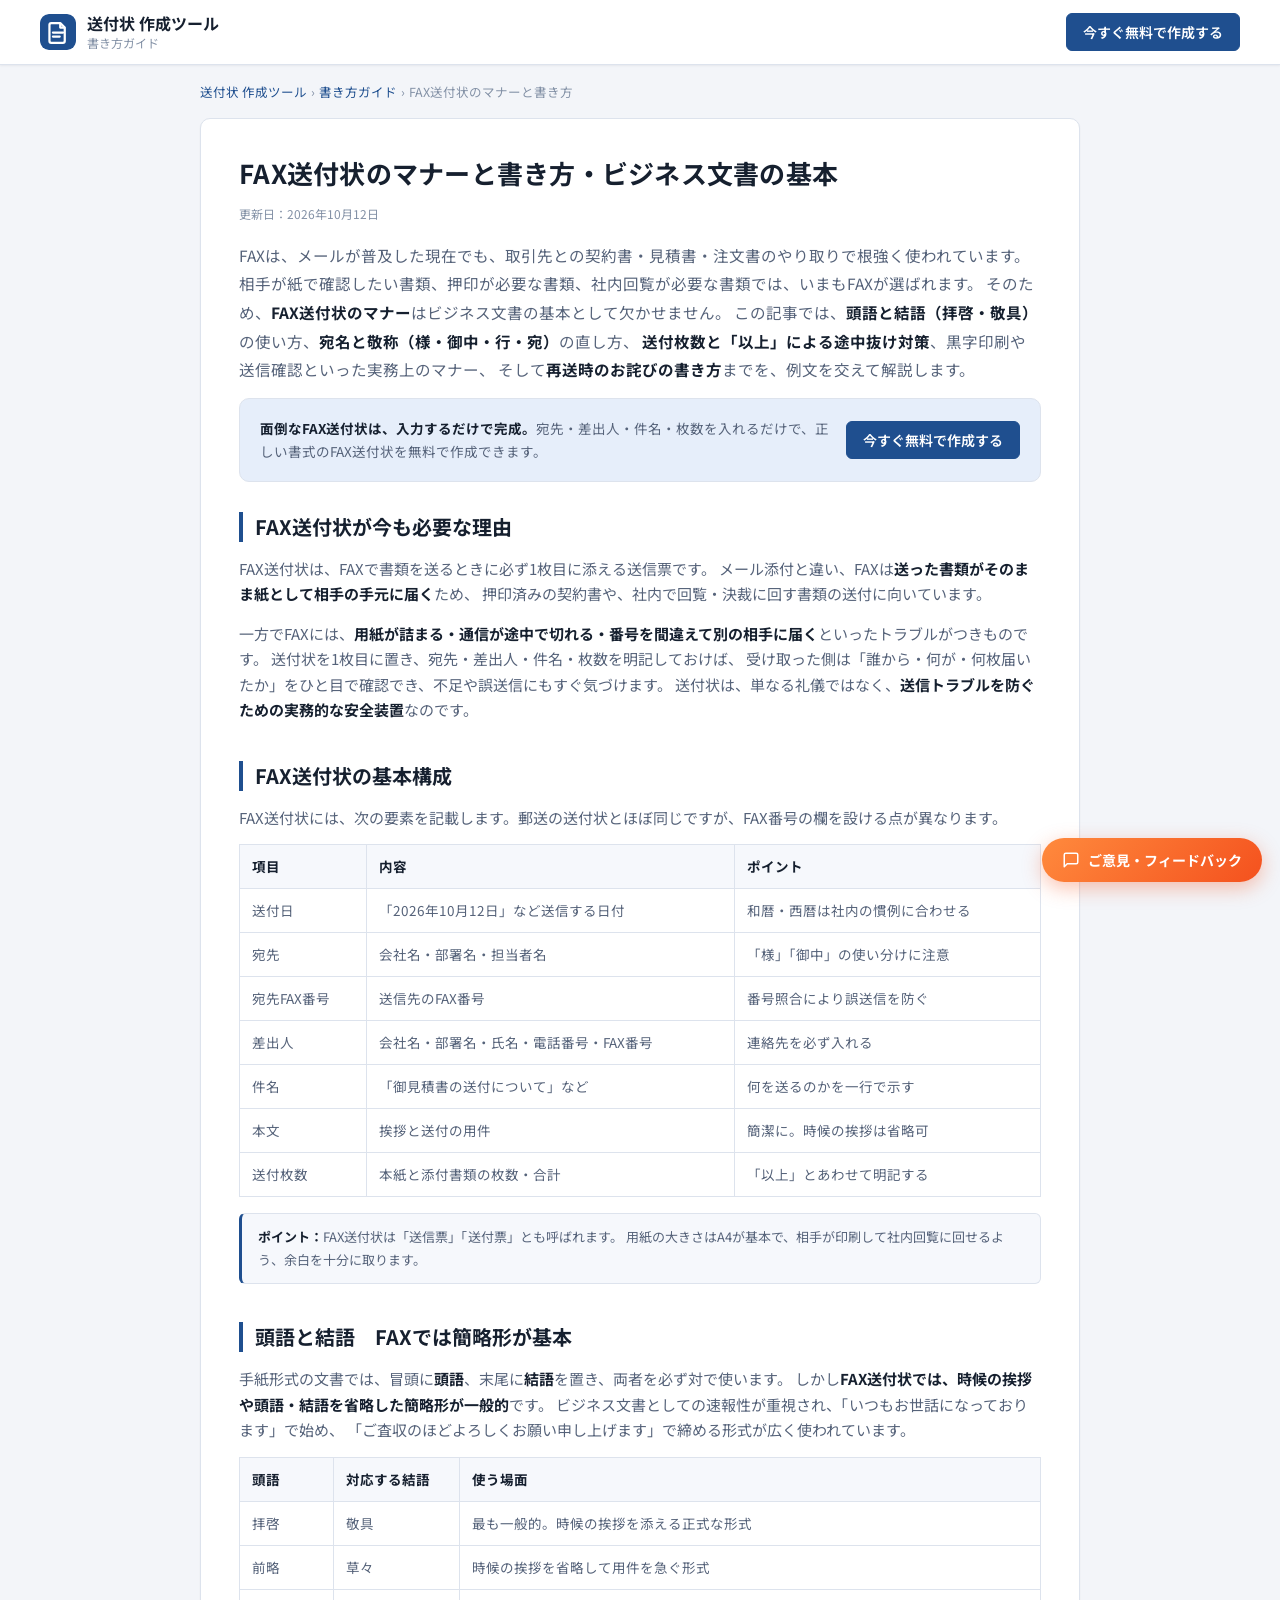
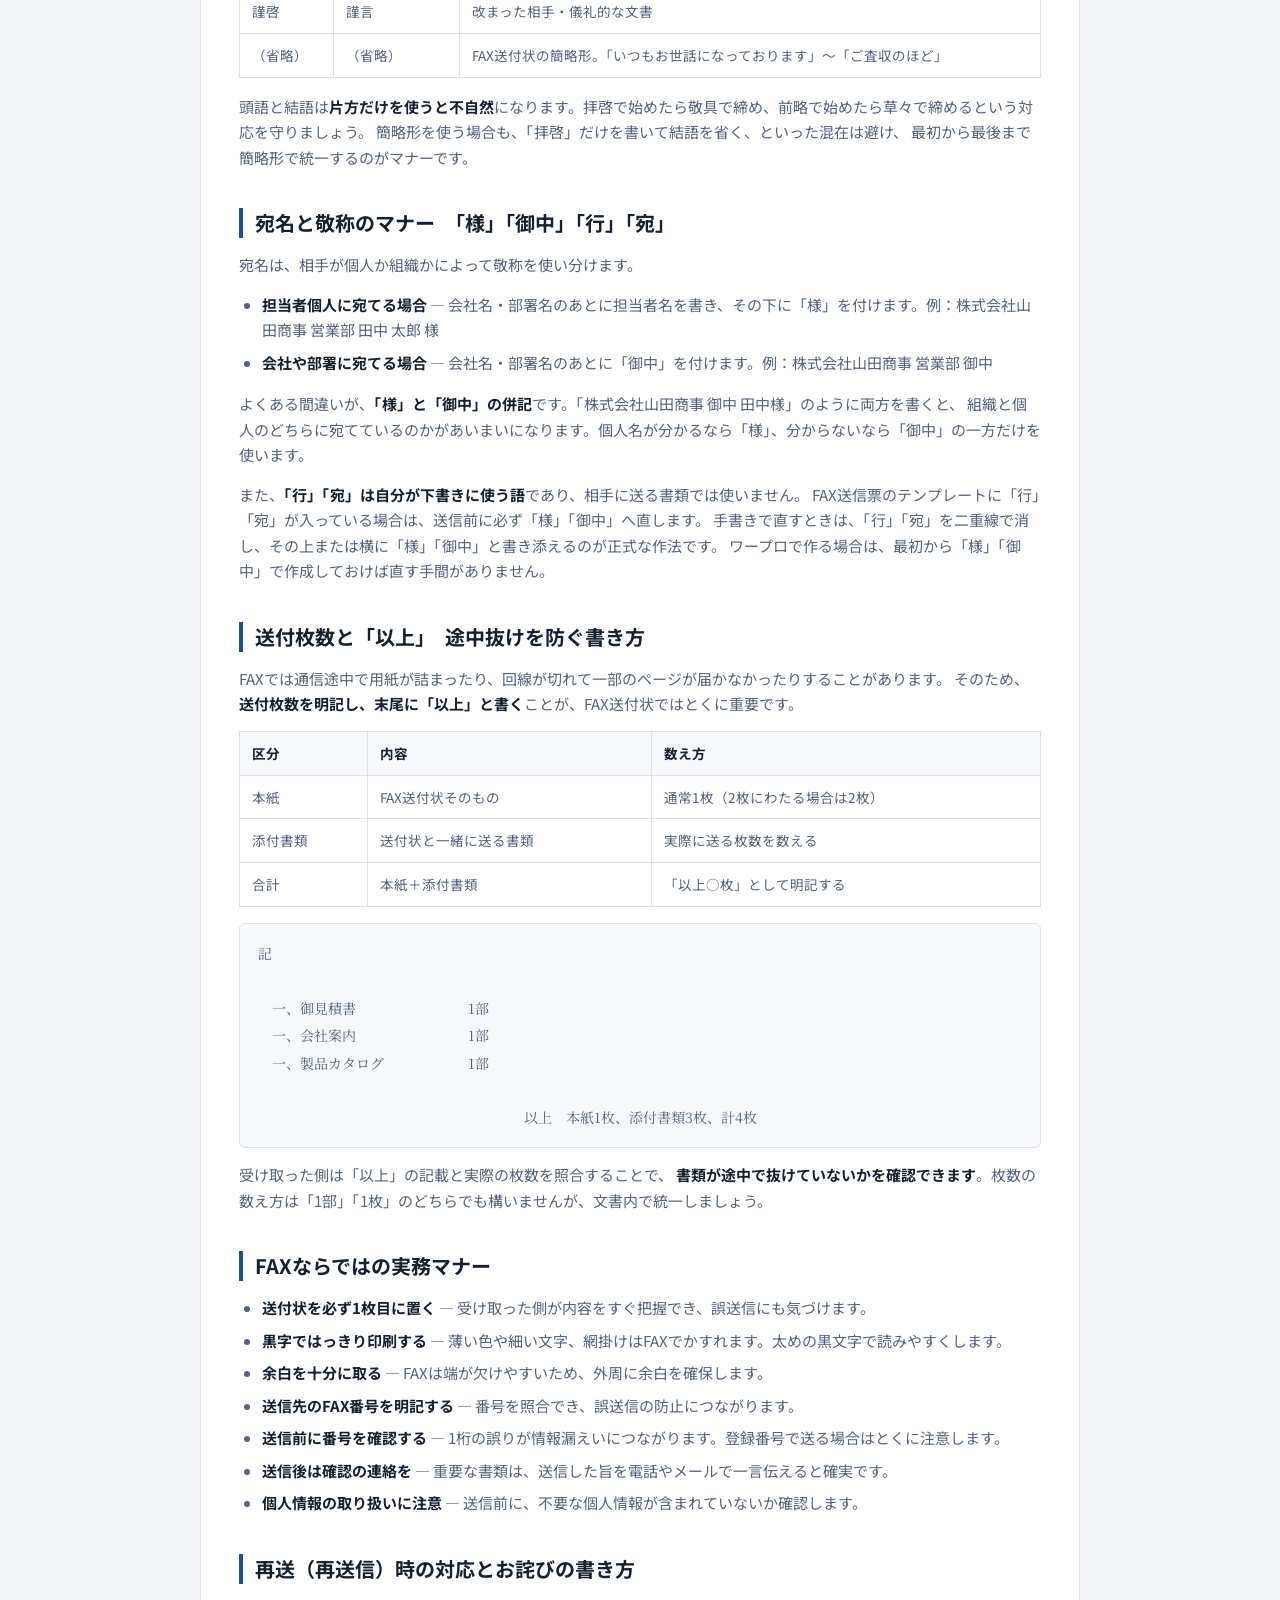
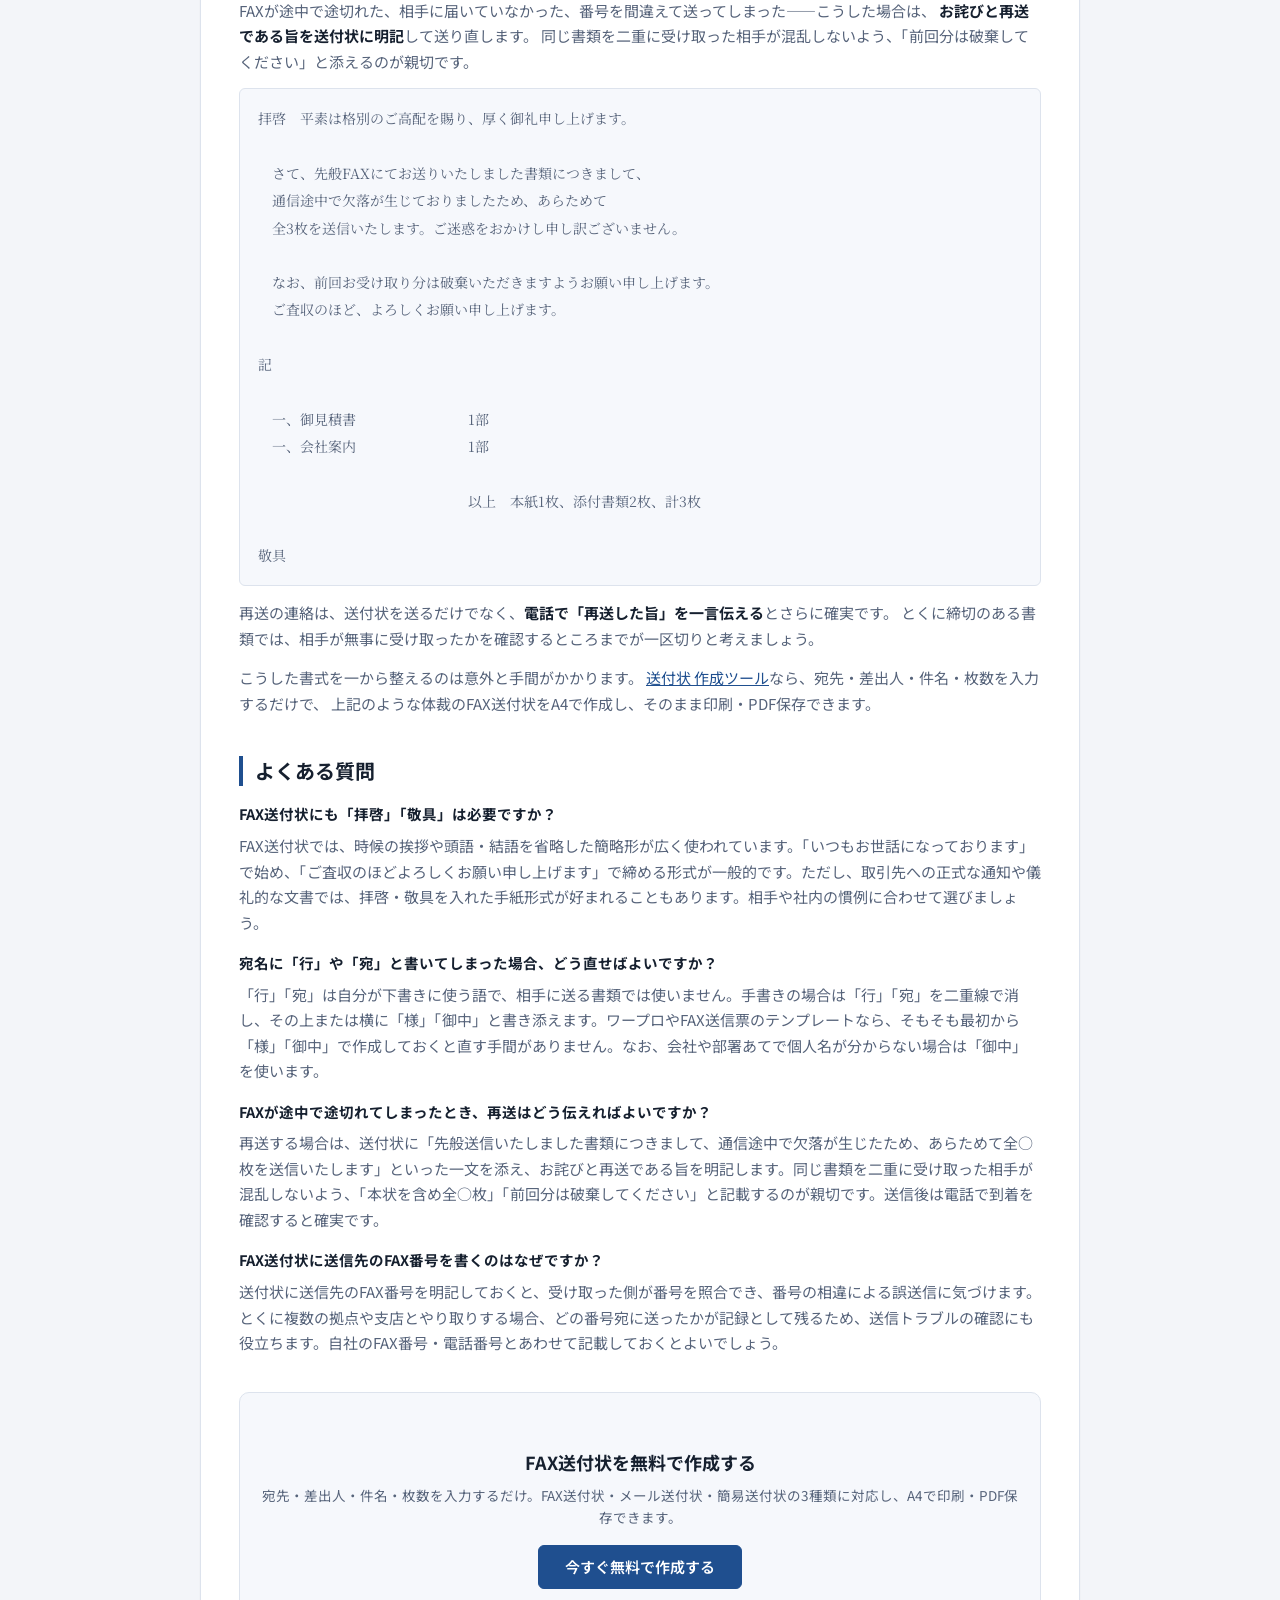
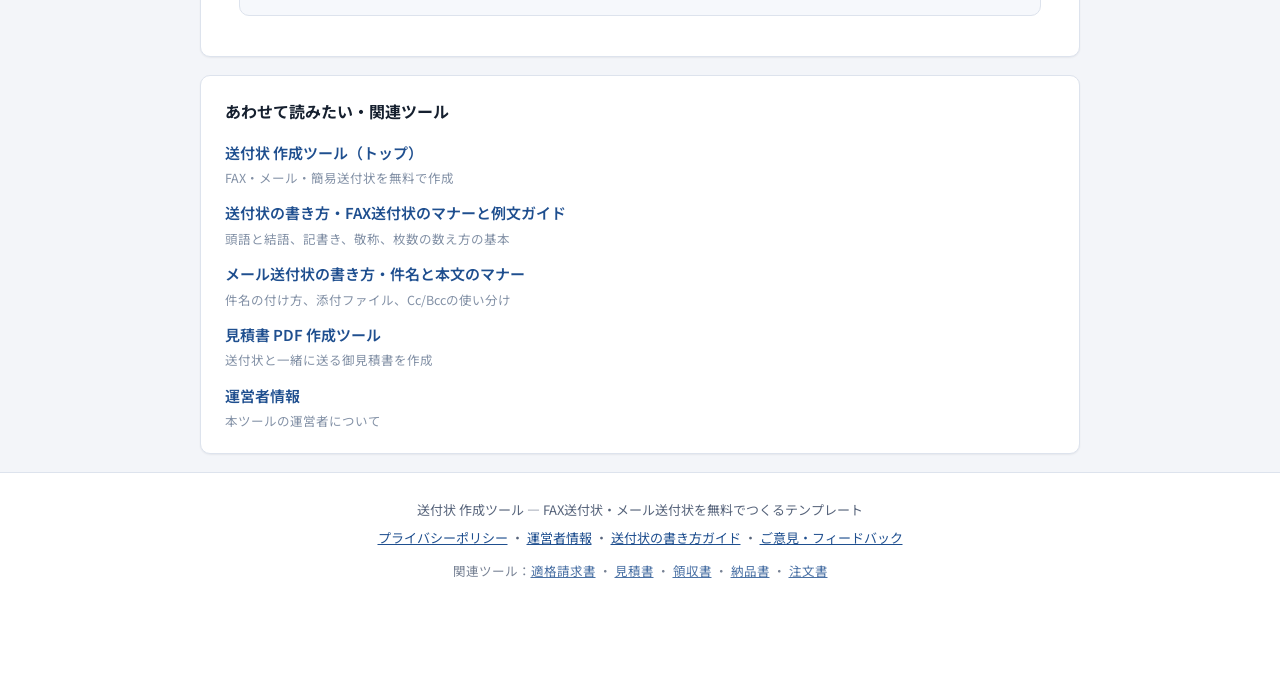
<file: fax-manner.html>
<!DOCTYPE html>
<html lang="ja">
<head>
<meta charset="UTF-8">
<meta name="viewport" content="width=device-width, initial-scale=1">
<title>FAX送付状のマナーと書き方・ビジネス文書の基本</title>
<meta name="description" content="FAX送付状のマナーと書き方を解説。頭語（拝啓・前略）と結語（敬具・草々）の使い方、宛名の敬称（様・御中・行・宛）の直し方、送付枚数と「以上」による途中抜け対策、黒字・送信確認などの実務マナー、再送時のお詫び文の例文までをまとめたビジネス文書ガイドです。">
<meta name="keywords" content="FAX送付状 マナー,FAX送付状 書き方,頭語 結語,宛名 御中 様,再送 お詫び 例文,ビジネス文書 基本,送付枚数 以上">
<meta name="robots" content="index, follow">
<link rel="canonical" href="https://www.reveriel.com/sofu-jo/fax-manner.html">
<meta property="og:type" content="article">
<meta property="og:title" content="FAX送付状のマナーと書き方・ビジネス文書の基本">
<meta property="og:description" content="頭語と結語、宛名の敬称、送付枚数と「以上」、送信確認、再送時のお詫び文まで。FAX送付状のマナーを例文つきで解説します。">
<meta property="og:locale" content="ja_JP">
<meta property="og:url" content="https://www.reveriel.com/sofu-jo/fax-manner.html">
<meta property="og:image" content="https://www.reveriel.com/sofu-jo/og-image.png">
<meta property="og:image:width" content="1200">
<meta property="og:image:height" content="630">
<meta name="twitter:card" content="summary_large_image">
<meta name="twitter:title" content="FAX送付状のマナーと書き方・ビジネス文書の基本">
<meta name="twitter:description" content="頭語と結語、宛名の敬称、送付枚数と「以上」、再送時のお詫び文まで。FAX送付状のマナーを例文つきで解説。">
<meta name="twitter:image" content="https://www.reveriel.com/sofu-jo/og-image.png">
<link rel="icon" href="data:image/svg+xml,%3Csvg xmlns='http://www.w3.org/2000/svg' viewBox='0 0 32 32'%3E%3Crect width='32' height='32' rx='7' fill='%231f4f8f'/%3E%3Cpath d='M9 8h10l5 5v11a2 2 0 0 1-2 2H9a2 2 0 0 1-2-2V10a2 2 0 0 1 2-2z' fill='none' stroke='%23fff' stroke-width='2.2' stroke-linejoin='round'/%3E%3Cpath d='M18 8v5h5' fill='none' stroke='%23fff' stroke-width='2.2' stroke-linejoin='round'/%3E%3Cpath d='M11 17h9M11 21h6' stroke='%23fff' stroke-width='2.2' stroke-linecap='round'/%3E%3C/svg%3E">
<link rel="preconnect" href="https://fonts.googleapis.com">
<link rel="preconnect" href="https://fonts.gstatic.com" crossorigin>
<link href="https://fonts.googleapis.com/css2?family=Noto+Sans+JP:wght@400;500;700&family=Noto+Serif+JP:wght@500;700&display=swap" rel="stylesheet">
<link rel="stylesheet" href="style.css">
<link rel="stylesheet" href="guide.css">
<!-- Cloudflare Web Analytics --><script type='module' src='https://static.cloudflareinsights.com/beacon.min.js' data-cf-beacon='{"token": "6fc01bf3ac5e457ba1bd16b91e5b653e"}'></script><!-- End Cloudflare Web Analytics -->
<script type="application/ld+json">
{
  "@context": "https://schema.org",
  "@graph": [
    {
      "@type": "Article",
      "headline": "FAX送付状のマナーと書き方・ビジネス文書の基本",
      "description": "FAX送付状のマナーと書き方を解説。頭語と結語、宛名の敬称、送付枚数と「以上」、送信確認、再送時のお詫び文の例文までをまとめます。",
      "inLanguage": "ja",
      "datePublished": "2026-10-12",
      "dateModified": "2026-10-12",
      "author": { "@type": "Organization", "name": "Reveriel" },
      "publisher": { "@type": "Organization", "name": "Reveriel" },
      "mainEntityOfPage": { "@type": "WebPage", "@id": "https://www.reveriel.com/sofu-jo/fax-manner.html" },
      "image": "https://www.reveriel.com/sofu-jo/og-image.png"
    },
    {
      "@type": "FAQPage",
      "mainEntity": [
        {
          "@type": "Question",
          "name": "FAX送付状にも「拝啓」「敬具」は必要ですか？",
          "acceptedAnswer": {
            "@type": "Answer",
            "text": "FAX送付状では、時候の挨拶や頭語・結語を省略した簡略形が広く使われています。「いつもお世話になっております」で始め、「ご査収のほどよろしくお願い申し上げます」で締める形式が一般的です。ただし、取引先への正式な通知や儀礼的な文書では、拝啓・敬具を入れた手紙形式が好まれることもあります。相手や社内の慣例に合わせて選びましょう。"
          }
        },
        {
          "@type": "Question",
          "name": "宛名に「行」や「宛」と書いてしまった場合、どう直せばよいですか？",
          "acceptedAnswer": {
            "@type": "Answer",
            "text": "「行」「宛」は自分が下書きに使う語で、相手に送る書類では使いません。手書きの場合は「行」「宛」を二重線で消し、その上または横に「様」「御中」と書き添えます。ワープロやFAX送信票のテンプレートなら、そもそも最初から「様」「御中」で作成しておくと直す手間がありません。なお、会社や部署あてで個人名が分からない場合は「御中」を使います。"
          }
        },
        {
          "@type": "Question",
          "name": "FAXが途中で途切れてしまったとき、再送はどう伝えればよいですか？",
          "acceptedAnswer": {
            "@type": "Answer",
            "text": "再送する場合は、送付状に「先般送信いたしました書類につきまして、通信途中で欠落が生じたため、あらためて全○枚を送信いたします」といった一文を添え、お詫びと再送である旨を明記します。同じ書類を二重に受け取った相手が混乱しないよう、「本状を含め全○枚」「前回分は破棄してください」と記載するのが親切です。送信後は電話で到着を確認すると確実です。"
          }
        },
        {
          "@type": "Question",
          "name": "FAX送付状に送信先のFAX番号を書くのはなぜですか？",
          "acceptedAnswer": {
            "@type": "Answer",
            "text": "送付状に送信先のFAX番号を明記しておくと、受け取った側が番号を照合でき、番号の相違による誤送信に気づけます。とくに複数の拠点や支店とやり取りする場合、どの番号宛に送ったかが記録として残るため、送信トラブルの確認にも役立ちます。自社のFAX番号・電話番号とあわせて記載しておくとよいでしょう。"
          }
        }
      ]
    }
  ]
}
</script>
</head>
<body>

<header class="site-header no-print">
  <div class="wrap header-inner">
    <a class="brand" href="https://www.reveriel.com/sofu-jo/" style="text-decoration:none;color:inherit;">
      <svg class="brand-mark" viewBox="0 0 32 32" aria-hidden="true">
        <rect width="32" height="32" rx="7" fill="currentColor"/>
        <path d="M10 8h8l4 4v12a1.6 1.6 0 0 1-1.6 1.6H10A1.6 1.6 0 0 1 8.4 24V9.6A1.6 1.6 0 0 1 10 8z" fill="none" stroke="#fff" stroke-width="2" stroke-linejoin="round"/>
        <path d="M18 8v4h4" fill="none" stroke="#fff" stroke-width="2" stroke-linejoin="round"/>
        <path d="M11.5 16.5h9M11.5 20h6" stroke="#fff" stroke-width="2" stroke-linecap="round"/>
      </svg>
      <div class="brand-text">
        <strong>送付状 作成ツール</strong>
        <span>書き方ガイド</span>
      </div>
    </a>
    <div class="header-actions">
      <a class="btn btn-primary" href="https://www.reveriel.com/sofu-jo/">今すぐ無料で作成する</a>
    </div>
  </div>
</header>

<main class="wrap">
  <div class="guide-col">

    <nav class="breadcrumb no-print" aria-label="パンくず">
      <ol>
        <li><a href="https://www.reveriel.com/sofu-jo/">送付状 作成ツール</a></li>
        <li><a href="https://www.reveriel.com/sofu-jo/kakikata.html">書き方ガイド</a></li>
        <li aria-current="page">FAX送付状のマナーと書き方</li>
      </ol>
    </nav>

    <article class="guide">
      <h1>FAX送付状のマナーと書き方・ビジネス文書の基本</h1>
      <p class="guide-meta">更新日：2026年10月12日</p>
      <p class="guide-lead">
        FAXは、メールが普及した現在でも、取引先との契約書・見積書・注文書のやり取りで根強く使われています。
        相手が紙で確認したい書類、押印が必要な書類、社内回覧が必要な書類では、いまもFAXが選ばれます。
        そのため、<strong>FAX送付状のマナー</strong>はビジネス文書の基本として欠かせません。
        この記事では、<strong>頭語と結語（拝啓・敬具）</strong>の使い方、<strong>宛名と敬称（様・御中・行・宛）</strong>の直し方、
        <strong>送付枚数と「以上」による途中抜け対策</strong>、黒字印刷や送信確認といった実務上のマナー、
        そして<strong>再送時のお詫びの書き方</strong>までを、例文を交えて解説します。
      </p>

      <div class="guide-cta-box">
        <p><strong>面倒なFAX送付状は、入力するだけで完成。</strong>宛先・差出人・件名・枚数を入れるだけで、正しい書式のFAX送付状を無料で作成できます。</p>
        <a class="btn btn-primary" href="https://www.reveriel.com/sofu-jo/">今すぐ無料で作成する</a>
      </div>

      <h2>FAX送付状が今も必要な理由</h2>
      <p>
        FAX送付状は、FAXで書類を送るときに必ず1枚目に添える送信票です。
        メール添付と違い、FAXは<strong>送った書類がそのまま紙として相手の手元に届く</strong>ため、
        押印済みの契約書や、社内で回覧・決裁に回す書類の送付に向いています。
      </p>
      <p>
        一方でFAXには、<strong>用紙が詰まる・通信が途中で切れる・番号を間違えて別の相手に届く</strong>といったトラブルがつきものです。
        送付状を1枚目に置き、宛先・差出人・件名・枚数を明記しておけば、
        受け取った側は「誰から・何が・何枚届いたか」をひと目で確認でき、不足や誤送信にもすぐ気づけます。
        送付状は、単なる礼儀ではなく、<strong>送信トラブルを防ぐための実務的な安全装置</strong>なのです。
      </p>

      <h2>FAX送付状の基本構成</h2>
      <p>FAX送付状には、次の要素を記載します。郵送の送付状とほぼ同じですが、FAX番号の欄を設ける点が異なります。</p>
      <table class="guide-table">
        <thead>
          <tr><th>項目</th><th>内容</th><th>ポイント</th></tr>
        </thead>
        <tbody>
          <tr><td>送付日</td><td>「2026年10月12日」など送信する日付</td><td>和暦・西暦は社内の慣例に合わせる</td></tr>
          <tr><td>宛先</td><td>会社名・部署名・担当者名</td><td>「様」「御中」の使い分けに注意</td></tr>
          <tr><td>宛先FAX番号</td><td>送信先のFAX番号</td><td>番号照合により誤送信を防ぐ</td></tr>
          <tr><td>差出人</td><td>会社名・部署名・氏名・電話番号・FAX番号</td><td>連絡先を必ず入れる</td></tr>
          <tr><td>件名</td><td>「御見積書の送付について」など</td><td>何を送るのかを一行で示す</td></tr>
          <tr><td>本文</td><td>挨拶と送付の用件</td><td>簡潔に。時候の挨拶は省略可</td></tr>
          <tr><td>送付枚数</td><td>本紙と添付書類の枚数・合計</td><td>「以上」とあわせて明記する</td></tr>
        </tbody>
      </table>
      <p class="guide-note">
        <strong>ポイント：</strong>FAX送付状は「送信票」「送付票」とも呼ばれます。
        用紙の大きさはA4が基本で、相手が印刷して社内回覧に回せるよう、余白を十分に取ります。
      </p>

      <h2>頭語と結語　FAXでは簡略形が基本</h2>
      <p>
        手紙形式の文書では、冒頭に<strong>頭語</strong>、末尾に<strong>結語</strong>を置き、両者を必ず対で使います。
        しかし<strong>FAX送付状では、時候の挨拶や頭語・結語を省略した簡略形が一般的</strong>です。
        ビジネス文書としての速報性が重視され、「いつもお世話になっております」で始め、
        「ご査収のほどよろしくお願い申し上げます」で締める形式が広く使われています。
      </p>
      <table class="guide-table">
        <thead>
          <tr><th>頭語</th><th>対応する結語</th><th>使う場面</th></tr>
        </thead>
        <tbody>
          <tr><td>拝啓</td><td>敬具</td><td>最も一般的。時候の挨拶を添える正式な形式</td></tr>
          <tr><td>前略</td><td>草々</td><td>時候の挨拶を省略して用件を急ぐ形式</td></tr>
          <tr><td>謹啓</td><td>謹言</td><td>改まった相手・儀礼的な文書</td></tr>
          <tr><td>（省略）</td><td>（省略）</td><td>FAX送付状の簡略形。「いつもお世話になっております」〜「ご査収のほど」</td></tr>
        </tbody>
      </table>
      <p>
        頭語と結語は<strong>片方だけを使うと不自然</strong>になります。拝啓で始めたら敬具で締め、前略で始めたら草々で締めるという対応を守りましょう。
        簡略形を使う場合も、「拝啓」だけを書いて結語を省く、といった混在は避け、
        最初から最後まで簡略形で統一するのがマナーです。
      </p>

      <h2>宛名と敬称のマナー　「様」「御中」「行」「宛」</h2>
      <p>宛名は、相手が個人か組織かによって敬称を使い分けます。</p>
      <ul>
        <li><strong>担当者個人に宛てる場合</strong> — 会社名・部署名のあとに担当者名を書き、その下に「様」を付けます。例：株式会社山田商事 営業部 田中 太郎 様</li>
        <li><strong>会社や部署に宛てる場合</strong> — 会社名・部署名のあとに「御中」を付けます。例：株式会社山田商事 営業部 御中</li>
      </ul>
      <p>
        よくある間違いが、<strong>「様」と「御中」の併記</strong>です。「株式会社山田商事 御中 田中様」のように両方を書くと、
        組織と個人のどちらに宛てているのかがあいまいになります。個人名が分かるなら「様」、分からないなら「御中」の一方だけを使います。
      </p>
      <p>
        また、<strong>「行」「宛」は自分が下書きに使う語</strong>であり、相手に送る書類では使いません。
        FAX送信票のテンプレートに「行」「宛」が入っている場合は、送信前に必ず「様」「御中」へ直します。
        手書きで直すときは、「行」「宛」を二重線で消し、その上または横に「様」「御中」と書き添えるのが正式な作法です。
        ワープロで作る場合は、最初から「様」「御中」で作成しておけば直す手間がありません。
      </p>

      <h2>送付枚数と「以上」　途中抜けを防ぐ書き方</h2>
      <p>
        FAXでは通信途中で用紙が詰まったり、回線が切れて一部のページが届かなかったりすることがあります。
        そのため、<strong>送付枚数を明記し、末尾に「以上」と書く</strong>ことが、FAX送付状ではとくに重要です。
      </p>
      <table class="guide-table">
        <thead>
          <tr><th>区分</th><th>内容</th><th>数え方</th></tr>
        </thead>
        <tbody>
          <tr><td>本紙</td><td>FAX送付状そのもの</td><td>通常1枚（2枚にわたる場合は2枚）</td></tr>
          <tr><td>添付書類</td><td>送付状と一緒に送る書類</td><td>実際に送る枚数を数える</td></tr>
          <tr><td>合計</td><td>本紙＋添付書類</td><td>「以上○枚」として明記する</td></tr>
        </tbody>
      </table>
      <p class="guide-example">記

　一、御見積書　　　　　　　　1部
　一、会社案内　　　　　　　　1部
　一、製品カタログ　　　　　　1部

　　　　　　　　　　　　　　　　　　　以上　本紙1枚、添付書類3枚、計4枚</p>
      <p>
        受け取った側は「以上」の記載と実際の枚数を照合することで、
        <strong>書類が途中で抜けていないかを確認できます</strong>。枚数の数え方は「1部」「1枚」のどちらでも構いませんが、文書内で統一しましょう。
      </p>

      <h2>FAXならではの実務マナー</h2>
      <ul>
        <li><strong>送付状を必ず1枚目に置く</strong> — 受け取った側が内容をすぐ把握でき、誤送信にも気づけます。</li>
        <li><strong>黒字ではっきり印刷する</strong> — 薄い色や細い文字、網掛けはFAXでかすれます。太めの黒文字で読みやすくします。</li>
        <li><strong>余白を十分に取る</strong> — FAXは端が欠けやすいため、外周に余白を確保します。</li>
        <li><strong>送信先のFAX番号を明記する</strong> — 番号を照合でき、誤送信の防止につながります。</li>
        <li><strong>送信前に番号を確認する</strong> — 1桁の誤りが情報漏えいにつながります。登録番号で送る場合はとくに注意します。</li>
        <li><strong>送信後は確認の連絡を</strong> — 重要な書類は、送信した旨を電話やメールで一言伝えると確実です。</li>
        <li><strong>個人情報の取り扱いに注意</strong> — 送信前に、不要な個人情報が含まれていないか確認します。</li>
      </ul>

      <h2>再送（再送信）時の対応とお詫びの書き方</h2>
      <p>
        FAXが途中で途切れた、相手に届いていなかった、番号を間違えて送ってしまった——こうした場合は、
        <strong>お詫びと再送である旨を送付状に明記</strong>して送り直します。
        同じ書類を二重に受け取った相手が混乱しないよう、「前回分は破棄してください」と添えるのが親切です。
      </p>
      <p class="guide-example">拝啓　平素は格別のご高配を賜り、厚く御礼申し上げます。

　さて、先般FAXにてお送りいたしました書類につきまして、
　通信途中で欠落が生じておりましたため、あらためて
　全3枚を送信いたします。ご迷惑をおかけし申し訳ございません。

　なお、前回お受け取り分は破棄いただきますようお願い申し上げます。
　ご査収のほど、よろしくお願い申し上げます。

記

　一、御見積書　　　　　　　　1部
　一、会社案内　　　　　　　　1部

　　　　　　　　　　　　　　　以上　本紙1枚、添付書類2枚、計3枚

敬具</p>
      <p>
        再送の連絡は、送付状を送るだけでなく、<strong>電話で「再送した旨」を一言伝える</strong>とさらに確実です。
        とくに締切のある書類では、相手が無事に受け取ったかを確認するところまでが一区切りと考えましょう。
      </p>
      <p>
        こうした書式を一から整えるのは意外と手間がかかります。
        <a href="https://www.reveriel.com/sofu-jo/">送付状 作成ツール</a>なら、宛先・差出人・件名・枚数を入力するだけで、
        上記のような体裁のFAX送付状をA4で作成し、そのまま印刷・PDF保存できます。
      </p>

      <section class="guide-faq" aria-labelledby="faqTitle">
        <h2 id="faqTitle">よくある質問</h2>
        <dl>
          <dt>FAX送付状にも「拝啓」「敬具」は必要ですか？</dt>
          <dd>FAX送付状では、時候の挨拶や頭語・結語を省略した簡略形が広く使われています。「いつもお世話になっております」で始め、「ご査収のほどよろしくお願い申し上げます」で締める形式が一般的です。ただし、取引先への正式な通知や儀礼的な文書では、拝啓・敬具を入れた手紙形式が好まれることもあります。相手や社内の慣例に合わせて選びましょう。</dd>

          <dt>宛名に「行」や「宛」と書いてしまった場合、どう直せばよいですか？</dt>
          <dd>「行」「宛」は自分が下書きに使う語で、相手に送る書類では使いません。手書きの場合は「行」「宛」を二重線で消し、その上または横に「様」「御中」と書き添えます。ワープロやFAX送信票のテンプレートなら、そもそも最初から「様」「御中」で作成しておくと直す手間がありません。なお、会社や部署あてで個人名が分からない場合は「御中」を使います。</dd>

          <dt>FAXが途中で途切れてしまったとき、再送はどう伝えればよいですか？</dt>
          <dd>再送する場合は、送付状に「先般送信いたしました書類につきまして、通信途中で欠落が生じたため、あらためて全○枚を送信いたします」といった一文を添え、お詫びと再送である旨を明記します。同じ書類を二重に受け取った相手が混乱しないよう、「本状を含め全○枚」「前回分は破棄してください」と記載するのが親切です。送信後は電話で到着を確認すると確実です。</dd>

          <dt>FAX送付状に送信先のFAX番号を書くのはなぜですか？</dt>
          <dd>送付状に送信先のFAX番号を明記しておくと、受け取った側が番号を照合でき、番号の相違による誤送信に気づけます。とくに複数の拠点や支店とやり取りする場合、どの番号宛に送ったかが記録として残るため、送信トラブルの確認にも役立ちます。自社のFAX番号・電話番号とあわせて記載しておくとよいでしょう。</dd>
        </dl>
      </section>

      <div class="guide-cta-foot">
        <h2>FAX送付状を無料で作成する</h2>
        <p>宛先・差出人・件名・枚数を入力するだけ。FAX送付状・メール送付状・簡易送付状の3種類に対応し、A4で印刷・PDF保存できます。</p>
        <a class="btn btn-primary" href="https://www.reveriel.com/sofu-jo/">今すぐ無料で作成する</a>
      </div>
    </article>

    <section class="guide-related no-print" aria-labelledby="relTitle">
      <h2 id="relTitle">あわせて読みたい・関連ツール</h2>
      <ul>
        <li><a href="https://www.reveriel.com/sofu-jo/">送付状 作成ツール（トップ）<span class="rel-desc">FAX・メール・簡易送付状を無料で作成</span></a></li>
        <li><a href="https://www.reveriel.com/sofu-jo/kakikata.html">送付状の書き方・FAX送付状のマナーと例文ガイド<span class="rel-desc">頭語と結語、記書き、敬称、枚数の数え方の基本</span></a></li>
        <li><a href="https://www.reveriel.com/sofu-jo/mail-manner.html">メール送付状の書き方・件名と本文のマナー<span class="rel-desc">件名の付け方、添付ファイル、Cc/Bccの使い分け</span></a></li>
        <li><a href="https://www.reveriel.com/mitsumori-pdf/">見積書 PDF 作成ツール<span class="rel-desc">送付状と一緒に送る御見積書を作成</span></a></li>
        <li><a href="https://www.reveriel.com/sofu-jo/company.html">運営者情報<span class="rel-desc">本ツールの運営者について</span></a></li>
      </ul>
    </section>

  </div>
</main>

<footer class="site-footer no-print">
  <div class="wrap">
    <p>送付状 作成ツール — FAX送付状・メール送付状を無料でつくるテンプレート</p>
    <p>
      <a href="https://www.reveriel.com/sofu-jo/privacy.html">プライバシーポリシー</a> ・
      <a href="https://www.reveriel.com/sofu-jo/company.html">運営者情報</a> ・
      <a href="https://www.reveriel.com/sofu-jo/kakikata.html">送付状の書き方ガイド</a> ・
      <a href="https://docs.google.com/forms/d/e/1FAIpQLSfHGUfgAlViT3TFiVtJi_EpJ4ioUpd9oGyaJ7rehEV-gBH_PA/viewform?usp=pp_url&amp;entry.1745177199=%E9%80%81%E4%BB%98%E7%8A%B6" target="_blank" rel="noopener">ご意見・フィードバック</a>
    </p>
    <p class="related">関連ツール：<a href="https://www.reveriel.com/japan-invoice-pdf/">適格請求書</a> ・ <a href="https://www.reveriel.com/mitsumori-pdf/">見積書</a> ・ <a href="https://www.reveriel.com/ryoshusho-pdf/">領収書</a> ・ <a href="https://www.reveriel.com/nohinsho-pdf/">納品書</a> ・ <a href="https://www.reveriel.com/chumonsho-pdf/">注文書</a></p>
  </div>
</footer>

<a href="https://docs.google.com/forms/d/e/1FAIpQLSfHGUfgAlViT3TFiVtJi_EpJ4ioUpd9oGyaJ7rehEV-gBH_PA/viewform?usp=pp_url&amp;entry.1745177199=%E9%80%81%E4%BB%98%E7%8A%B6" target="_blank" rel="noopener" class="feedback-fab" aria-label="ご意見・フィードバックを送る">
  <svg viewBox="0 0 24 24" fill="none" stroke="currentColor" stroke-width="2" stroke-linecap="round" stroke-linejoin="round" aria-hidden="true"><path d="M21 15a2 2 0 0 1-2 2H7l-4 4V5a2 2 0 0 1 2-2h14a2 2 0 0 1 2 2z"/></svg>
  <span>ご意見・フィードバック</span>
</a>
</body>
</html>
</file>
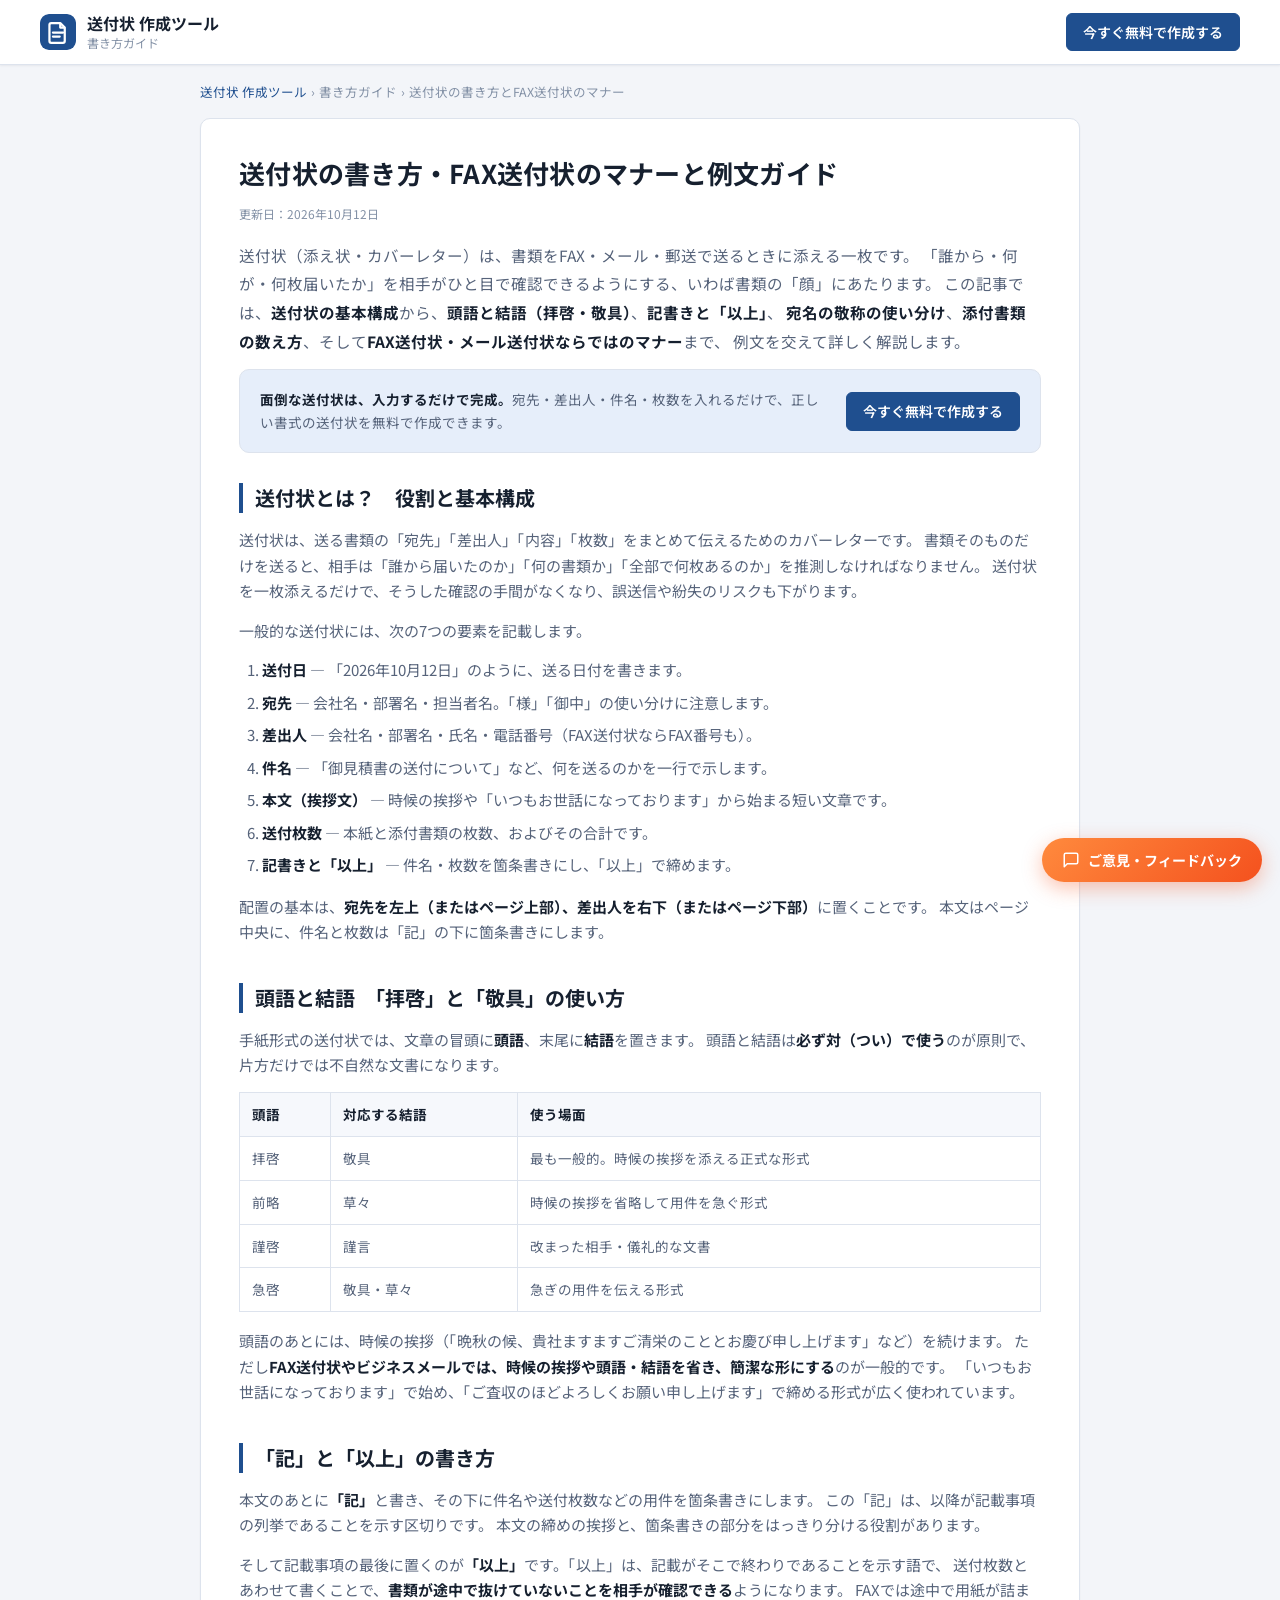
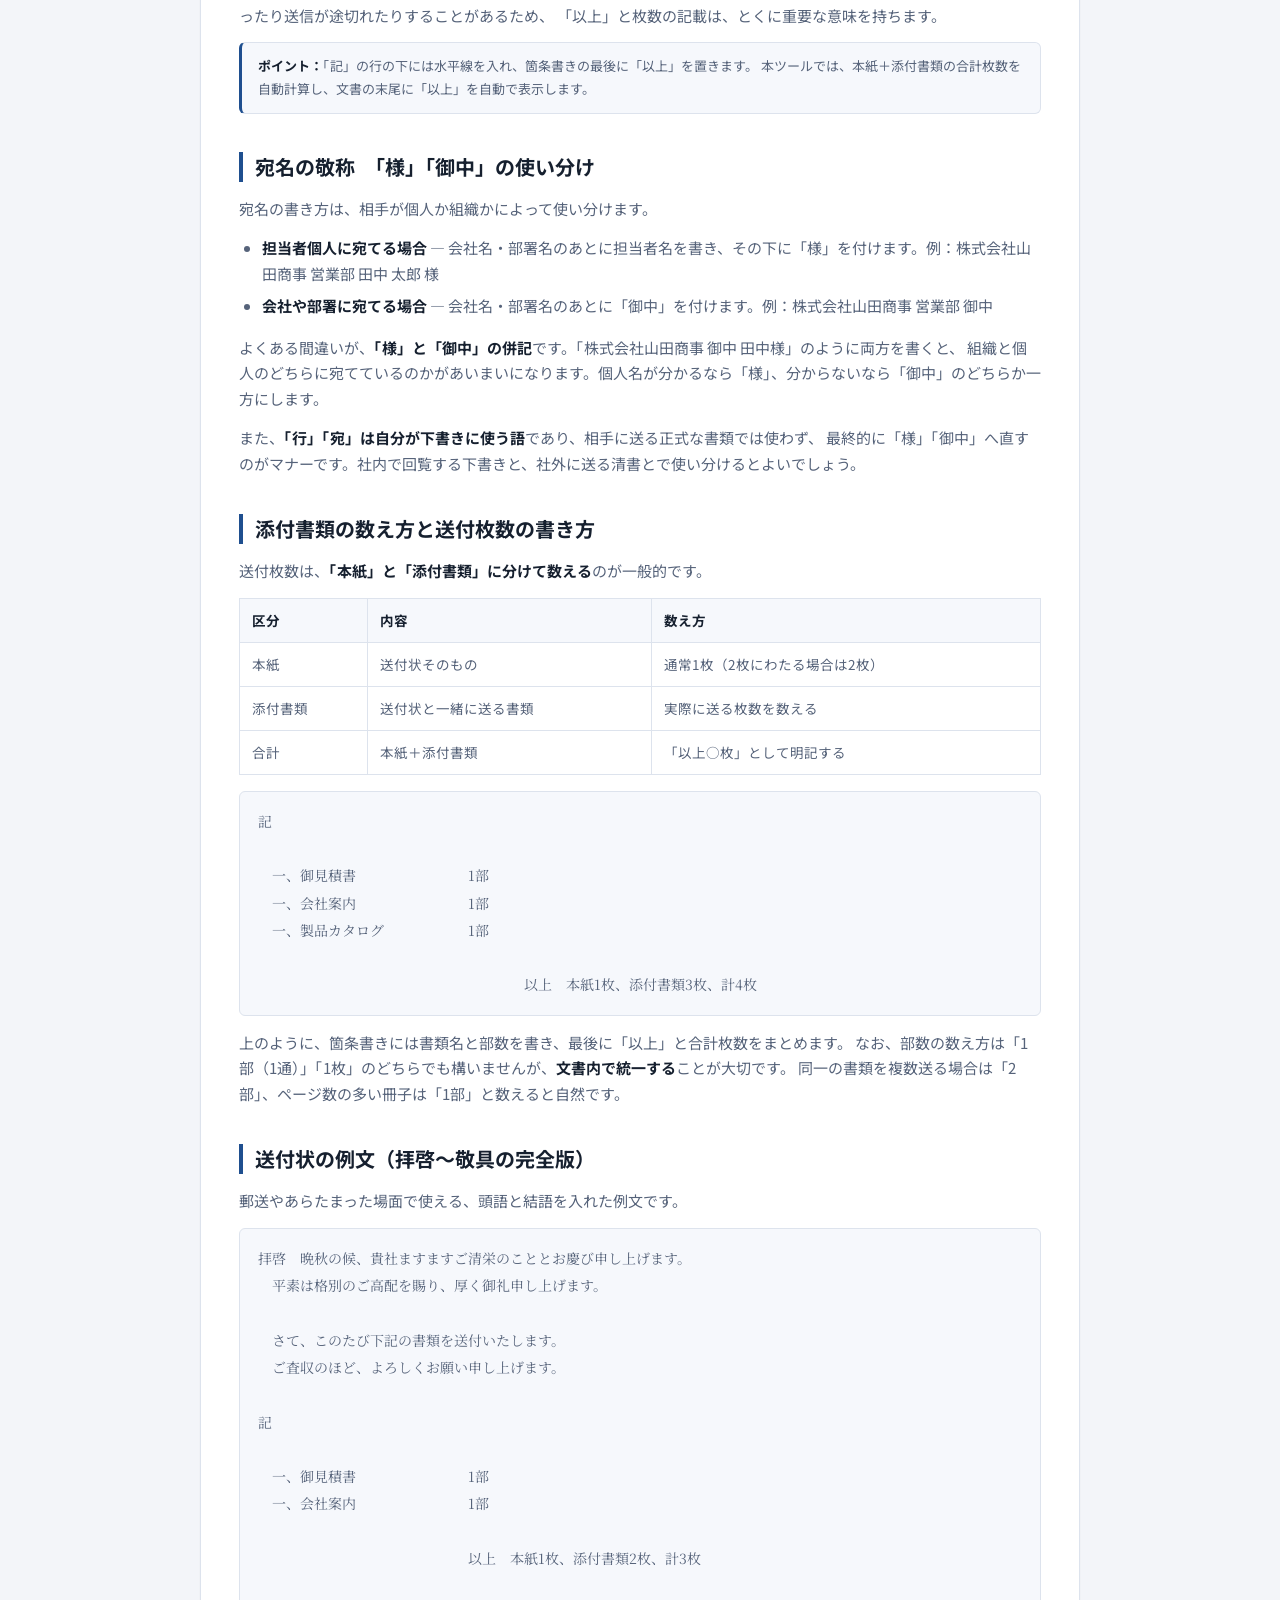
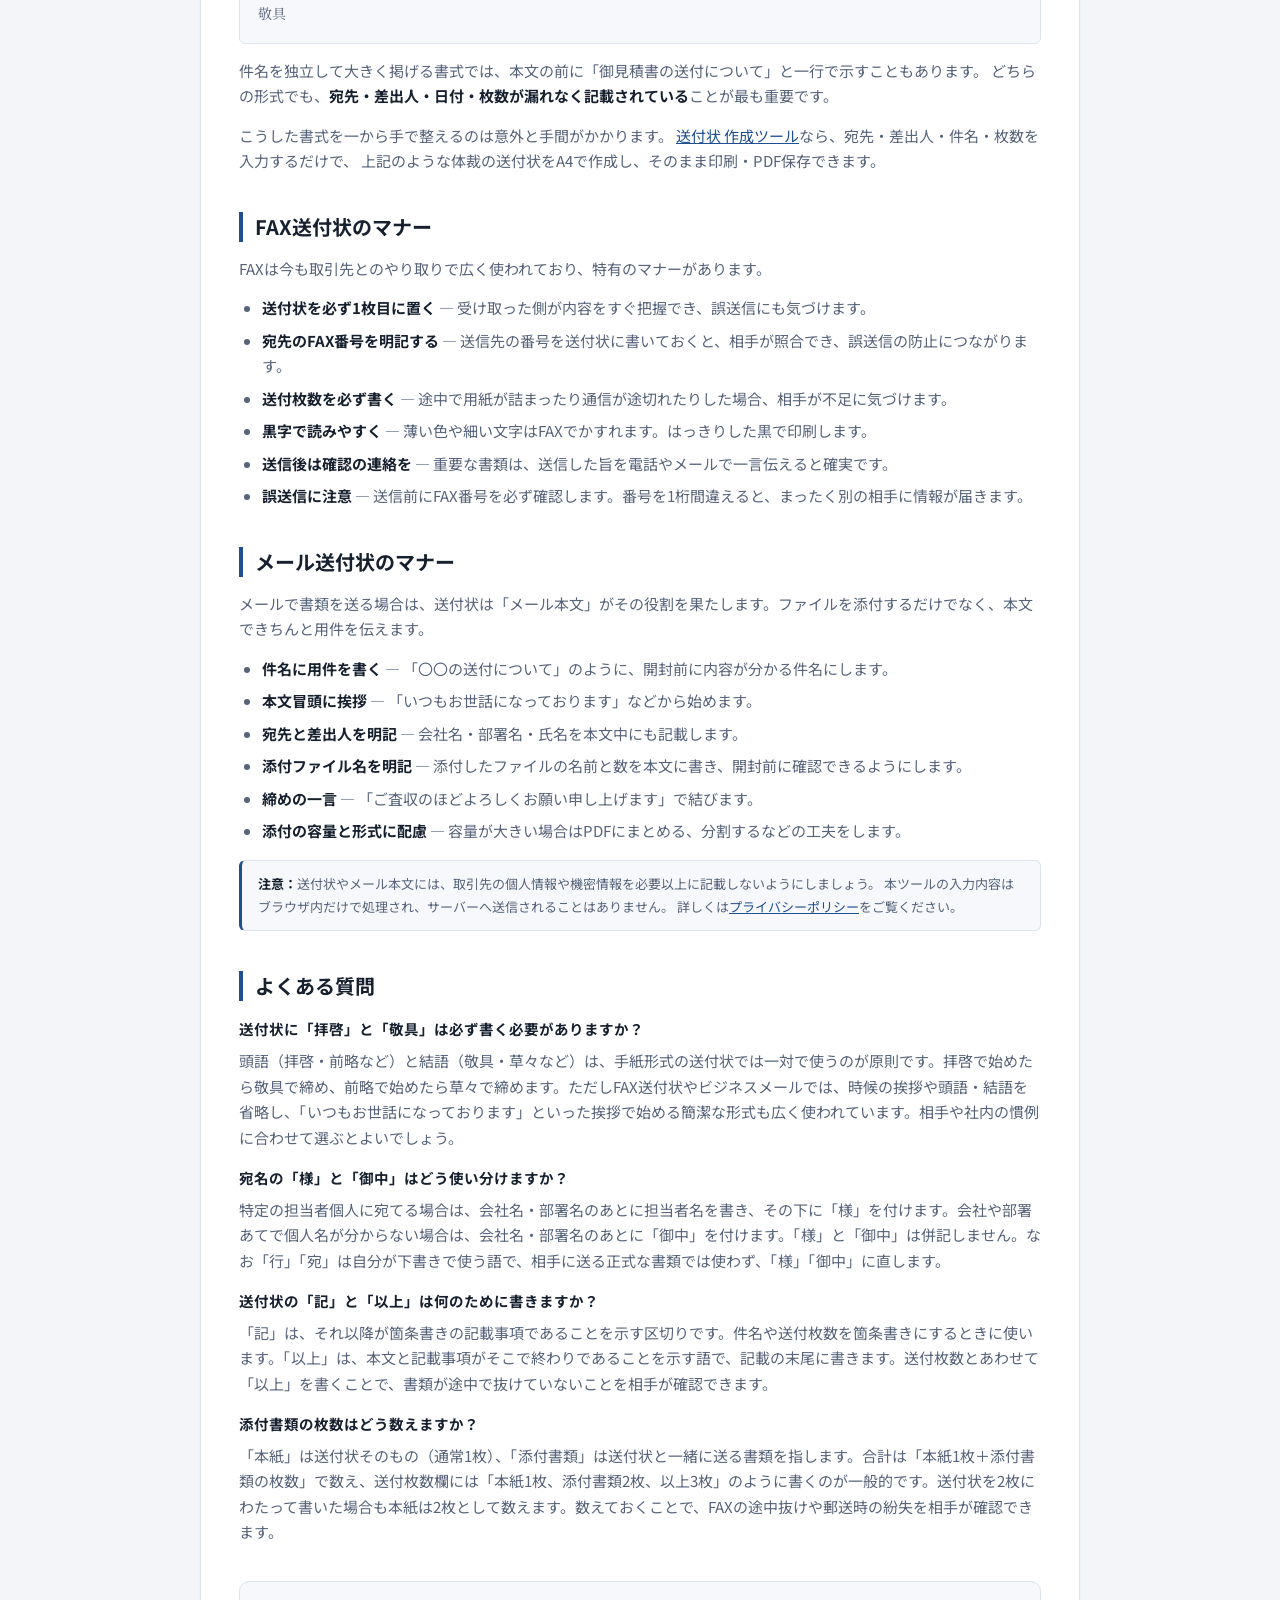
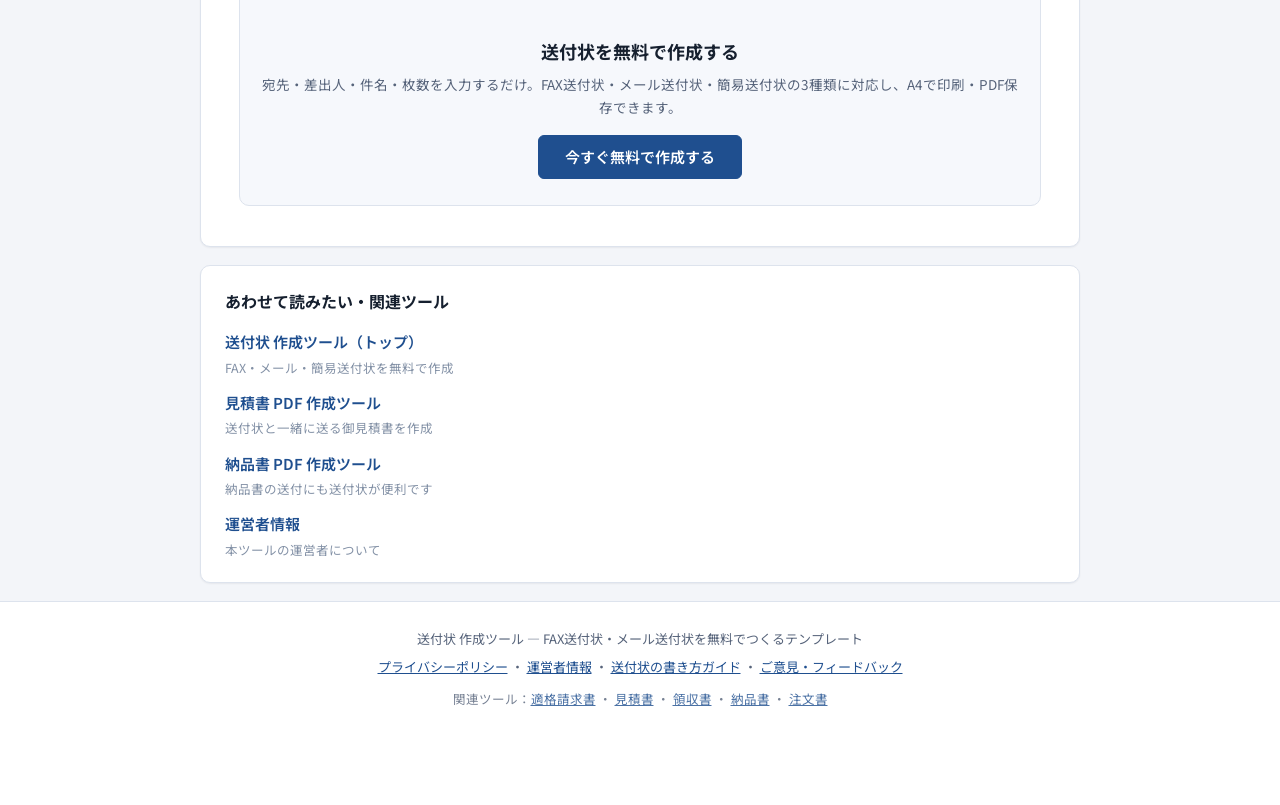
<file: kakikata.html>
<!DOCTYPE html>
<html lang="ja">
<head>
<meta charset="UTF-8">
<meta name="viewport" content="width=device-width, initial-scale=1">
<title>送付状の書き方・FAX送付状のマナーと例文ガイド</title>
<meta name="description" content="送付状の書き方を例文つきで解説。拝啓・敬具などの頭語と結語、時候の挨拶、記書きと「以上」の使い方、宛名の敬称（様・御中）の使い分け、添付書類の数え方、FAX送付状・メール送付状のマナーまでをまとめた実用ガイドです。">
<meta name="keywords" content="送付状 書き方,FAX送付状 マナー,送付状 例文,拝啓 敬具 送付状,記書き,宛名 敬称 御中,添付書類 数え方">
<meta name="robots" content="index, follow">
<link rel="canonical" href="https://www.reveriel.com/sofu-jo/kakikata.html">
<meta property="og:type" content="article">
<meta property="og:title" content="送付状の書き方・FAX送付状のマナーと例文ガイド">
<meta property="og:description" content="頭語と結語、記書き、宛名の敬称、添付書類の数え方、FAX・メール送付状のマナーを例文つきで解説します。">
<meta property="og:locale" content="ja_JP">
<meta property="og:url" content="https://www.reveriel.com/sofu-jo/kakikata.html">
<meta property="og:image" content="https://www.reveriel.com/sofu-jo/og-image.png">
<meta property="og:image:width" content="1200">
<meta property="og:image:height" content="630">
<meta name="twitter:card" content="summary_large_image">
<meta name="twitter:title" content="送付状の書き方・FAX送付状のマナーと例文ガイド">
<meta name="twitter:description" content="頭語と結語、記書き、宛名の敬称、添付書類の数え方、FAX・メール送付状のマナーを例文つきで解説。">
<meta name="twitter:image" content="https://www.reveriel.com/sofu-jo/og-image.png">
<link rel="icon" href="data:image/svg+xml,%3Csvg xmlns='http://www.w3.org/2000/svg' viewBox='0 0 32 32'%3E%3Crect width='32' height='32' rx='7' fill='%231f4f8f'/%3E%3Cpath d='M9 8h10l5 5v11a2 2 0 0 1-2 2H9a2 2 0 0 1-2-2V10a2 2 0 0 1 2-2z' fill='none' stroke='%23fff' stroke-width='2.2' stroke-linejoin='round'/%3E%3Cpath d='M18 8v5h5' fill='none' stroke='%23fff' stroke-width='2.2' stroke-linejoin='round'/%3E%3Cpath d='M11 17h9M11 21h6' stroke='%23fff' stroke-width='2.2' stroke-linecap='round'/%3E%3C/svg%3E">
<link rel="preconnect" href="https://fonts.googleapis.com">
<link rel="preconnect" href="https://fonts.gstatic.com" crossorigin>
<link href="https://fonts.googleapis.com/css2?family=Noto+Sans+JP:wght@400;500;700&family=Noto+Serif+JP:wght@500;700&display=swap" rel="stylesheet">
<link rel="stylesheet" href="style.css">
<link rel="stylesheet" href="guide.css">
<!-- Cloudflare Web Analytics --><script type='module' src='https://static.cloudflareinsights.com/beacon.min.js' data-cf-beacon='{"token": "6fc01bf3ac5e457ba1bd16b91e5b653e"}'></script><!-- End Cloudflare Web Analytics -->
<script type="application/ld+json">
{
  "@context": "https://schema.org",
  "@graph": [
    {
      "@type": "Article",
      "headline": "送付状の書き方・FAX送付状のマナーと例文ガイド",
      "description": "送付状の書き方を例文つきで解説。頭語と結語、記書き、宛名の敬称、添付書類の数え方、FAX送付状・メール送付状のマナーをまとめます。",
      "inLanguage": "ja",
      "datePublished": "2026-10-12",
      "dateModified": "2026-10-12",
      "author": { "@type": "Organization", "name": "Reveriel" },
      "publisher": { "@type": "Organization", "name": "Reveriel" },
      "mainEntityOfPage": { "@type": "WebPage", "@id": "https://www.reveriel.com/sofu-jo/kakikata.html" },
      "image": "https://www.reveriel.com/sofu-jo/og-image.png"
    },
    {
      "@type": "FAQPage",
      "mainEntity": [
        {
          "@type": "Question",
          "name": "送付状に「拝啓」と「敬具」は必ず書く必要がありますか？",
          "acceptedAnswer": {
            "@type": "Answer",
            "text": "頭語（拝啓・前略など）と結語（敬具・草々など）は、手紙形式の送付状では一対で使うのが原則です。拝啓で始めたら敬具で締め、前略で始めたら草々で締めます。ただしFAX送付状やビジネスメールでは、時候の挨拶や頭語・結語を省略し、「いつもお世話になっております」といった挨拶で始める簡潔な形式も広く使われています。相手や社内の慣例に合わせて選ぶとよいでしょう。"
          }
        },
        {
          "@type": "Question",
          "name": "宛名の「様」と「御中」はどう使い分けますか？",
          "acceptedAnswer": {
            "@type": "Answer",
            "text": "特定の担当者個人に宛てる場合は、会社名・部署名のあとに担当者名を書き、その下に「様」を付けます。会社や部署あてで個人名が分からない場合は、会社名・部署名のあとに「御中」を付けます。「様」と「御中」は併記しません。なお「行」「宛」は自分が下書きで使う語で、相手に送る正式な書類では使わず、「様」「御中」に直します。"
          }
        },
        {
          "@type": "Question",
          "name": "送付状の「記」と「以上」は何のために書きますか？",
          "acceptedAnswer": {
            "@type": "Answer",
            "text": "「記」は、それ以降が箇条書きの記載事項であることを示す区切りです。件名や送付枚数を箇条書きにするときに使います。「以上」は、本文と記載事項がそこで終わりであることを示す語で、記載の末尾に書きます。送付枚数とあわせて「以上」を書くことで、書類が途中で抜けていないことを相手が確認できます。"
          }
        },
        {
          "@type": "Question",
          "name": "添付書類の枚数はどう数えますか？",
          "acceptedAnswer": {
            "@type": "Answer",
            "text": "「本紙」は送付状そのもの（通常1枚）、「添付書類」は送付状と一緒に送る書類を指します。合計は「本紙1枚＋添付書類の枚数」で数え、送付枚数欄には「本紙1枚、添付書類2枚、以上3枚」のように書くのが一般的です。送付状を2枚にわたって書いた場合も本紙は2枚として数えます。数えておくことで、FAXの途中抜けや郵送時の紛失を相手が確認できます。"
          }
        }
      ]
    }
  ]
}
</script>
</head>
<body>

<header class="site-header no-print">
  <div class="wrap header-inner">
    <a class="brand" href="https://www.reveriel.com/sofu-jo/" style="text-decoration:none;color:inherit;">
      <svg class="brand-mark" viewBox="0 0 32 32" aria-hidden="true">
        <rect width="32" height="32" rx="7" fill="currentColor"/>
        <path d="M10 8h8l4 4v12a1.6 1.6 0 0 1-1.6 1.6H10A1.6 1.6 0 0 1 8.4 24V9.6A1.6 1.6 0 0 1 10 8z" fill="none" stroke="#fff" stroke-width="2" stroke-linejoin="round"/>
        <path d="M18 8v4h4" fill="none" stroke="#fff" stroke-width="2" stroke-linejoin="round"/>
        <path d="M11.5 16.5h9M11.5 20h6" stroke="#fff" stroke-width="2" stroke-linecap="round"/>
      </svg>
      <div class="brand-text">
        <strong>送付状 作成ツール</strong>
        <span>書き方ガイド</span>
      </div>
    </a>
    <div class="header-actions">
      <a class="btn btn-primary" href="https://www.reveriel.com/sofu-jo/">今すぐ無料で作成する</a>
    </div>
  </div>
</header>

<main class="wrap">
  <div class="guide-col">

    <nav class="breadcrumb no-print" aria-label="パンくず">
      <ol>
        <li><a href="https://www.reveriel.com/sofu-jo/">送付状 作成ツール</a></li>
        <li>書き方ガイド</li>
        <li aria-current="page">送付状の書き方とFAX送付状のマナー</li>
      </ol>
    </nav>

    <article class="guide">
      <h1>送付状の書き方・FAX送付状のマナーと例文ガイド</h1>
      <p class="guide-meta">更新日：2026年10月12日</p>
      <p class="guide-lead">
        送付状（添え状・カバーレター）は、書類をFAX・メール・郵送で送るときに添える一枚です。
        「誰から・何が・何枚届いたか」を相手がひと目で確認できるようにする、いわば書類の「顔」にあたります。
        この記事では、<strong>送付状の基本構成</strong>から、<strong>頭語と結語（拝啓・敬具）</strong>、<strong>記書きと「以上」</strong>、
        <strong>宛名の敬称の使い分け</strong>、<strong>添付書類の数え方</strong>、そして<strong>FAX送付状・メール送付状ならではのマナー</strong>まで、
        例文を交えて詳しく解説します。
      </p>

      <div class="guide-cta-box">
        <p><strong>面倒な送付状は、入力するだけで完成。</strong>宛先・差出人・件名・枚数を入れるだけで、正しい書式の送付状を無料で作成できます。</p>
        <a class="btn btn-primary" href="https://www.reveriel.com/sofu-jo/">今すぐ無料で作成する</a>
      </div>

      <h2>送付状とは？　役割と基本構成</h2>
      <p>
        送付状は、送る書類の「宛先」「差出人」「内容」「枚数」をまとめて伝えるためのカバーレターです。
        書類そのものだけを送ると、相手は「誰から届いたのか」「何の書類か」「全部で何枚あるのか」を推測しなければなりません。
        送付状を一枚添えるだけで、そうした確認の手間がなくなり、誤送信や紛失のリスクも下がります。
      </p>
      <p>一般的な送付状には、次の7つの要素を記載します。</p>
      <ol>
        <li><strong>送付日</strong> — 「2026年10月12日」のように、送る日付を書きます。</li>
        <li><strong>宛先</strong> — 会社名・部署名・担当者名。「様」「御中」の使い分けに注意します。</li>
        <li><strong>差出人</strong> — 会社名・部署名・氏名・電話番号（FAX送付状ならFAX番号も）。</li>
        <li><strong>件名</strong> — 「御見積書の送付について」など、何を送るのかを一行で示します。</li>
        <li><strong>本文（挨拶文）</strong> — 時候の挨拶や「いつもお世話になっております」から始まる短い文章です。</li>
        <li><strong>送付枚数</strong> — 本紙と添付書類の枚数、およびその合計です。</li>
        <li><strong>記書きと「以上」</strong> — 件名・枚数を箇条書きにし、「以上」で締めます。</li>
      </ol>
      <p>
        配置の基本は、<strong>宛先を左上（またはページ上部）、差出人を右下（またはページ下部）</strong>に置くことです。
        本文はページ中央に、件名と枚数は「記」の下に箇条書きにします。
      </p>

      <h2>頭語と結語　「拝啓」と「敬具」の使い方</h2>
      <p>
        手紙形式の送付状では、文章の冒頭に<strong>頭語</strong>、末尾に<strong>結語</strong>を置きます。
        頭語と結語は<strong>必ず対（つい）で使う</strong>のが原則で、片方だけでは不自然な文書になります。
      </p>
      <table class="guide-table">
        <thead>
          <tr><th>頭語</th><th>対応する結語</th><th>使う場面</th></tr>
        </thead>
        <tbody>
          <tr><td>拝啓</td><td>敬具</td><td>最も一般的。時候の挨拶を添える正式な形式</td></tr>
          <tr><td>前略</td><td>草々</td><td>時候の挨拶を省略して用件を急ぐ形式</td></tr>
          <tr><td>謹啓</td><td>謹言</td><td>改まった相手・儀礼的な文書</td></tr>
          <tr><td>急啓</td><td>敬具・草々</td><td>急ぎの用件を伝える形式</td></tr>
        </tbody>
      </table>
      <p>
        頭語のあとには、時候の挨拶（「晩秋の候、貴社ますますご清栄のこととお慶び申し上げます」など）を続けます。
        ただし<strong>FAX送付状やビジネスメールでは、時候の挨拶や頭語・結語を省き、簡潔な形にする</strong>のが一般的です。
        「いつもお世話になっております」で始め、「ご査収のほどよろしくお願い申し上げます」で締める形式が広く使われています。
      </p>

      <h2>「記」と「以上」の書き方</h2>
      <p>
        本文のあとに<strong>「記」</strong>と書き、その下に件名や送付枚数などの用件を箇条書きにします。
        この「記」は、以降が記載事項の列挙であることを示す区切りです。
        本文の締めの挨拶と、箇条書きの部分をはっきり分ける役割があります。
      </p>
      <p>
        そして記載事項の最後に置くのが<strong>「以上」</strong>です。「以上」は、記載がそこで終わりであることを示す語で、
        送付枚数とあわせて書くことで、<strong>書類が途中で抜けていないことを相手が確認できる</strong>ようになります。
        FAXでは途中で用紙が詰まったり送信が途切れたりすることがあるため、
        「以上」と枚数の記載は、とくに重要な意味を持ちます。
      </p>
      <p class="guide-note">
        <strong>ポイント：</strong>「記」の行の下には水平線を入れ、箇条書きの最後に「以上」を置きます。
        本ツールでは、本紙＋添付書類の合計枚数を自動計算し、文書の末尾に「以上」を自動で表示します。
      </p>

      <h2>宛名の敬称　「様」「御中」の使い分け</h2>
      <p>宛名の書き方は、相手が個人か組織かによって使い分けます。</p>
      <ul>
        <li><strong>担当者個人に宛てる場合</strong> — 会社名・部署名のあとに担当者名を書き、その下に「様」を付けます。例：株式会社山田商事 営業部 田中 太郎 様</li>
        <li><strong>会社や部署に宛てる場合</strong> — 会社名・部署名のあとに「御中」を付けます。例：株式会社山田商事 営業部 御中</li>
      </ul>
      <p>
        よくある間違いが、<strong>「様」と「御中」の併記</strong>です。「株式会社山田商事 御中 田中様」のように両方を書くと、
        組織と個人のどちらに宛てているのかがあいまいになります。個人名が分かるなら「様」、分からないなら「御中」のどちらか一方にします。
      </p>
      <p>
        また、<strong>「行」「宛」は自分が下書きに使う語</strong>であり、相手に送る正式な書類では使わず、
        最終的に「様」「御中」へ直すのがマナーです。社内で回覧する下書きと、社外に送る清書とで使い分けるとよいでしょう。
      </p>

      <h2>添付書類の数え方と送付枚数の書き方</h2>
      <p>
        送付枚数は、<strong>「本紙」と「添付書類」に分けて数える</strong>のが一般的です。
      </p>
      <table class="guide-table">
        <thead>
          <tr><th>区分</th><th>内容</th><th>数え方</th></tr>
        </thead>
        <tbody>
          <tr><td>本紙</td><td>送付状そのもの</td><td>通常1枚（2枚にわたる場合は2枚）</td></tr>
          <tr><td>添付書類</td><td>送付状と一緒に送る書類</td><td>実際に送る枚数を数える</td></tr>
          <tr><td>合計</td><td>本紙＋添付書類</td><td>「以上○枚」として明記する</td></tr>
        </tbody>
      </table>
      <p class="guide-example">記

　一、御見積書　　　　　　　　1部
　一、会社案内　　　　　　　　1部
　一、製品カタログ　　　　　　1部

　　　　　　　　　　　　　　　　　　　以上　本紙1枚、添付書類3枚、計4枚</p>
      <p>
        上のように、箇条書きには書類名と部数を書き、最後に「以上」と合計枚数をまとめます。
        なお、部数の数え方は「1部（1通）」「1枚」のどちらでも構いませんが、<strong>文書内で統一する</strong>ことが大切です。
        同一の書類を複数送る場合は「2部」、ページ数の多い冊子は「1部」と数えると自然です。
      </p>

      <h2>送付状の例文（拝啓〜敬具の完全版）</h2>
      <p>郵送やあらたまった場面で使える、頭語と結語を入れた例文です。</p>
      <p class="guide-example">拝啓　晩秋の候、貴社ますますご清栄のこととお慶び申し上げます。
　平素は格別のご高配を賜り、厚く御礼申し上げます。

　さて、このたび下記の書類を送付いたします。
　ご査収のほど、よろしくお願い申し上げます。

記

　一、御見積書　　　　　　　　1部
　一、会社案内　　　　　　　　1部

　　　　　　　　　　　　　　　以上　本紙1枚、添付書類2枚、計3枚

敬具</p>
      <p>
        件名を独立して大きく掲げる書式では、本文の前に「御見積書の送付について」と一行で示すこともあります。
        どちらの形式でも、<strong>宛先・差出人・日付・枚数が漏れなく記載されている</strong>ことが最も重要です。
      </p>
      <p>
        こうした書式を一から手で整えるのは意外と手間がかかります。
        <a href="https://www.reveriel.com/sofu-jo/">送付状 作成ツール</a>なら、宛先・差出人・件名・枚数を入力するだけで、
        上記のような体裁の送付状をA4で作成し、そのまま印刷・PDF保存できます。
      </p>

      <h2>FAX送付状のマナー</h2>
      <p>FAXは今も取引先とのやり取りで広く使われており、特有のマナーがあります。</p>
      <ul>
        <li><strong>送付状を必ず1枚目に置く</strong> — 受け取った側が内容をすぐ把握でき、誤送信にも気づけます。</li>
        <li><strong>宛先のFAX番号を明記する</strong> — 送信先の番号を送付状に書いておくと、相手が照合でき、誤送信の防止につながります。</li>
        <li><strong>送付枚数を必ず書く</strong> — 途中で用紙が詰まったり通信が途切れたりした場合、相手が不足に気づけます。</li>
        <li><strong>黒字で読みやすく</strong> — 薄い色や細い文字はFAXでかすれます。はっきりした黒で印刷します。</li>
        <li><strong>送信後は確認の連絡を</strong> — 重要な書類は、送信した旨を電話やメールで一言伝えると確実です。</li>
        <li><strong>誤送信に注意</strong> — 送信前にFAX番号を必ず確認します。番号を1桁間違えると、まったく別の相手に情報が届きます。</li>
      </ul>

      <h2>メール送付状のマナー</h2>
      <p>
        メールで書類を送る場合は、送付状は「メール本文」がその役割を果たします。ファイルを添付するだけでなく、本文できちんと用件を伝えます。
      </p>
      <ul>
        <li><strong>件名に用件を書く</strong> — 「〇〇の送付について」のように、開封前に内容が分かる件名にします。</li>
        <li><strong>本文冒頭に挨拶</strong> — 「いつもお世話になっております」などから始めます。</li>
        <li><strong>宛先と差出人を明記</strong> — 会社名・部署名・氏名を本文中にも記載します。</li>
        <li><strong>添付ファイル名を明記</strong> — 添付したファイルの名前と数を本文に書き、開封前に確認できるようにします。</li>
        <li><strong>締めの一言</strong> — 「ご査収のほどよろしくお願い申し上げます」で結びます。</li>
        <li><strong>添付の容量と形式に配慮</strong> — 容量が大きい場合はPDFにまとめる、分割するなどの工夫をします。</li>
      </ul>
      <p class="guide-note">
        <strong>注意：</strong>送付状やメール本文には、取引先の個人情報や機密情報を必要以上に記載しないようにしましょう。
        本ツールの入力内容はブラウザ内だけで処理され、サーバーへ送信されることはありません。
        詳しくは<a href="https://www.reveriel.com/sofu-jo/privacy.html">プライバシーポリシー</a>をご覧ください。
      </p>

      <section class="guide-faq" aria-labelledby="faqTitle">
        <h2 id="faqTitle">よくある質問</h2>
        <dl>
          <dt>送付状に「拝啓」と「敬具」は必ず書く必要がありますか？</dt>
          <dd>頭語（拝啓・前略など）と結語（敬具・草々など）は、手紙形式の送付状では一対で使うのが原則です。拝啓で始めたら敬具で締め、前略で始めたら草々で締めます。ただしFAX送付状やビジネスメールでは、時候の挨拶や頭語・結語を省略し、「いつもお世話になっております」といった挨拶で始める簡潔な形式も広く使われています。相手や社内の慣例に合わせて選ぶとよいでしょう。</dd>

          <dt>宛名の「様」と「御中」はどう使い分けますか？</dt>
          <dd>特定の担当者個人に宛てる場合は、会社名・部署名のあとに担当者名を書き、その下に「様」を付けます。会社や部署あてで個人名が分からない場合は、会社名・部署名のあとに「御中」を付けます。「様」と「御中」は併記しません。なお「行」「宛」は自分が下書きで使う語で、相手に送る正式な書類では使わず、「様」「御中」に直します。</dd>

          <dt>送付状の「記」と「以上」は何のために書きますか？</dt>
          <dd>「記」は、それ以降が箇条書きの記載事項であることを示す区切りです。件名や送付枚数を箇条書きにするときに使います。「以上」は、本文と記載事項がそこで終わりであることを示す語で、記載の末尾に書きます。送付枚数とあわせて「以上」を書くことで、書類が途中で抜けていないことを相手が確認できます。</dd>

          <dt>添付書類の枚数はどう数えますか？</dt>
          <dd>「本紙」は送付状そのもの（通常1枚）、「添付書類」は送付状と一緒に送る書類を指します。合計は「本紙1枚＋添付書類の枚数」で数え、送付枚数欄には「本紙1枚、添付書類2枚、以上3枚」のように書くのが一般的です。送付状を2枚にわたって書いた場合も本紙は2枚として数えます。数えておくことで、FAXの途中抜けや郵送時の紛失を相手が確認できます。</dd>
        </dl>
      </section>

      <div class="guide-cta-foot">
        <h2>送付状を無料で作成する</h2>
        <p>宛先・差出人・件名・枚数を入力するだけ。FAX送付状・メール送付状・簡易送付状の3種類に対応し、A4で印刷・PDF保存できます。</p>
        <a class="btn btn-primary" href="https://www.reveriel.com/sofu-jo/">今すぐ無料で作成する</a>
      </div>
    </article>

    <section class="guide-related no-print" aria-labelledby="relTitle">
      <h2 id="relTitle">あわせて読みたい・関連ツール</h2>
      <ul>
        <li><a href="https://www.reveriel.com/sofu-jo/">送付状 作成ツール（トップ）<span class="rel-desc">FAX・メール・簡易送付状を無料で作成</span></a></li>
        <li><a href="https://www.reveriel.com/mitsumori-pdf/">見積書 PDF 作成ツール<span class="rel-desc">送付状と一緒に送る御見積書を作成</span></a></li>
        <li><a href="https://www.reveriel.com/nohinsho-pdf/">納品書 PDF 作成ツール<span class="rel-desc">納品書の送付にも送付状が便利です</span></a></li>
        <li><a href="https://www.reveriel.com/sofu-jo/company.html">運営者情報<span class="rel-desc">本ツールの運営者について</span></a></li>
      </ul>
    </section>

  </div>
</main>

<footer class="site-footer no-print">
  <div class="wrap">
    <p>送付状 作成ツール — FAX送付状・メール送付状を無料でつくるテンプレート</p>
    <p>
      <a href="https://www.reveriel.com/sofu-jo/privacy.html">プライバシーポリシー</a> ・
      <a href="https://www.reveriel.com/sofu-jo/company.html">運営者情報</a> ・
      <a href="https://www.reveriel.com/sofu-jo/kakikata.html">送付状の書き方ガイド</a> ・
      <a href="https://docs.google.com/forms/d/e/1FAIpQLSfHGUfgAlViT3TFiVtJi_EpJ4ioUpd9oGyaJ7rehEV-gBH_PA/viewform?usp=pp_url&amp;entry.1745177199=%E9%80%81%E4%BB%98%E7%8A%B6" target="_blank" rel="noopener">ご意見・フィードバック</a>
    </p>
    <p class="related">関連ツール：<a href="https://www.reveriel.com/japan-invoice-pdf/">適格請求書</a> ・ <a href="https://www.reveriel.com/mitsumori-pdf/">見積書</a> ・ <a href="https://www.reveriel.com/ryoshusho-pdf/">領収書</a> ・ <a href="https://www.reveriel.com/nohinsho-pdf/">納品書</a> ・ <a href="https://www.reveriel.com/chumonsho-pdf/">注文書</a></p>
  </div>
</footer>

<a href="https://docs.google.com/forms/d/e/1FAIpQLSfHGUfgAlViT3TFiVtJi_EpJ4ioUpd9oGyaJ7rehEV-gBH_PA/viewform?usp=pp_url&amp;entry.1745177199=%E9%80%81%E4%BB%98%E7%8A%B6" target="_blank" rel="noopener" class="feedback-fab" aria-label="ご意見・フィードバックを送る">
  <svg viewBox="0 0 24 24" fill="none" stroke="currentColor" stroke-width="2" stroke-linecap="round" stroke-linejoin="round" aria-hidden="true"><path d="M21 15a2 2 0 0 1-2 2H7l-4 4V5a2 2 0 0 1 2-2h14a2 2 0 0 1 2 2z"/></svg>
  <span>ご意見・フィードバック</span>
</a>
</body>
</html>
</file>
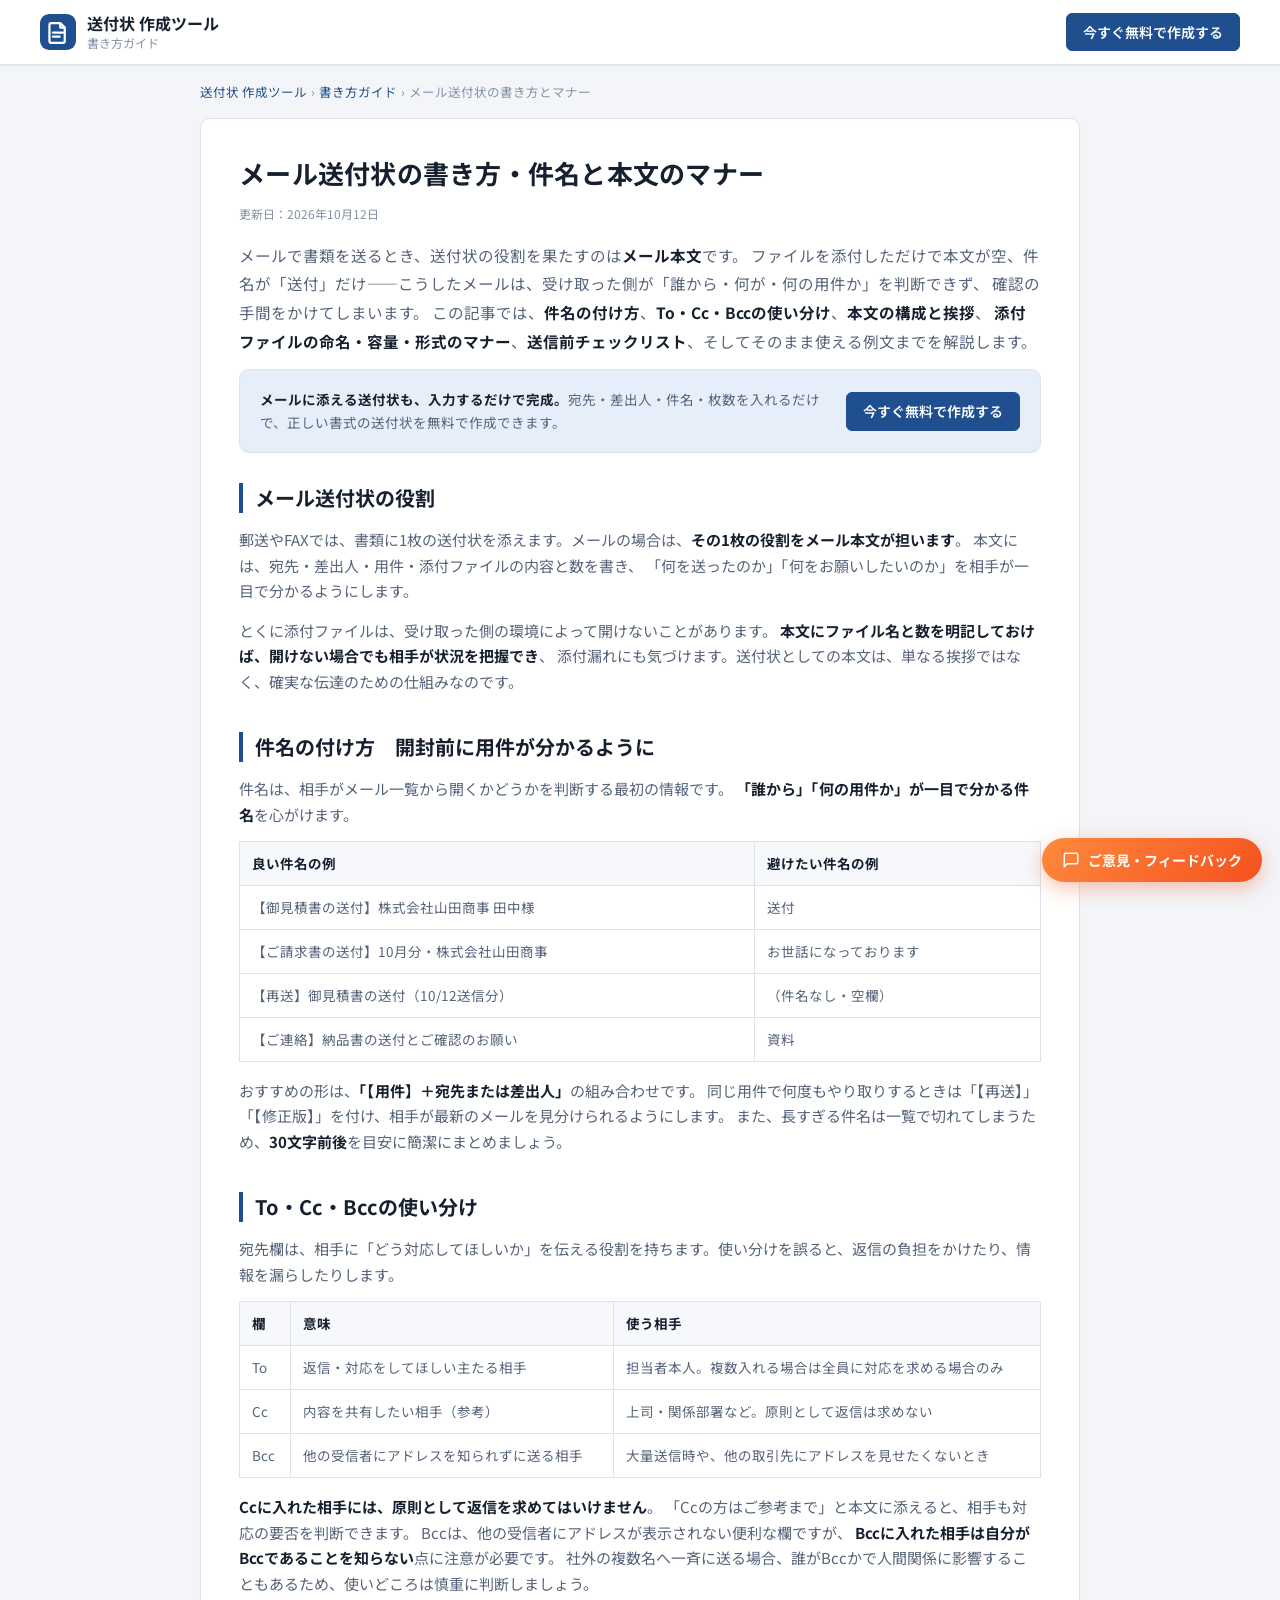
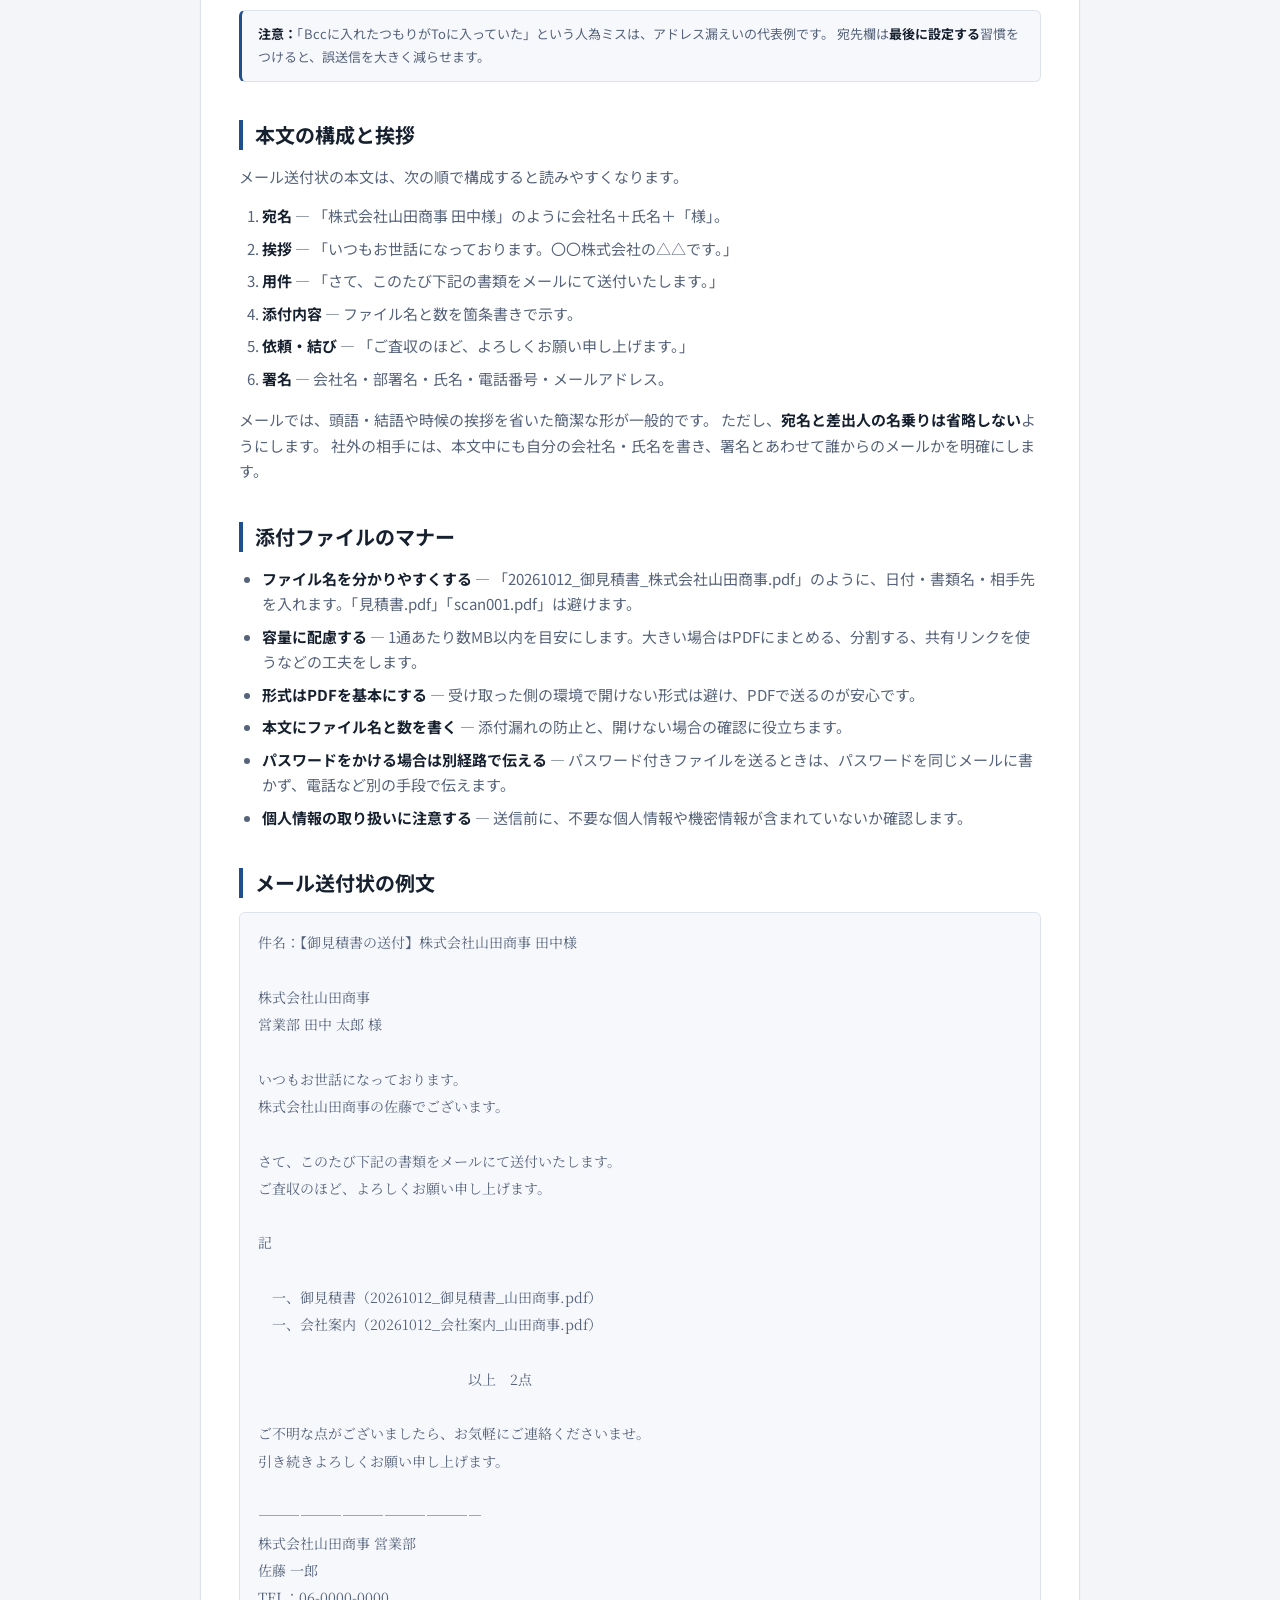
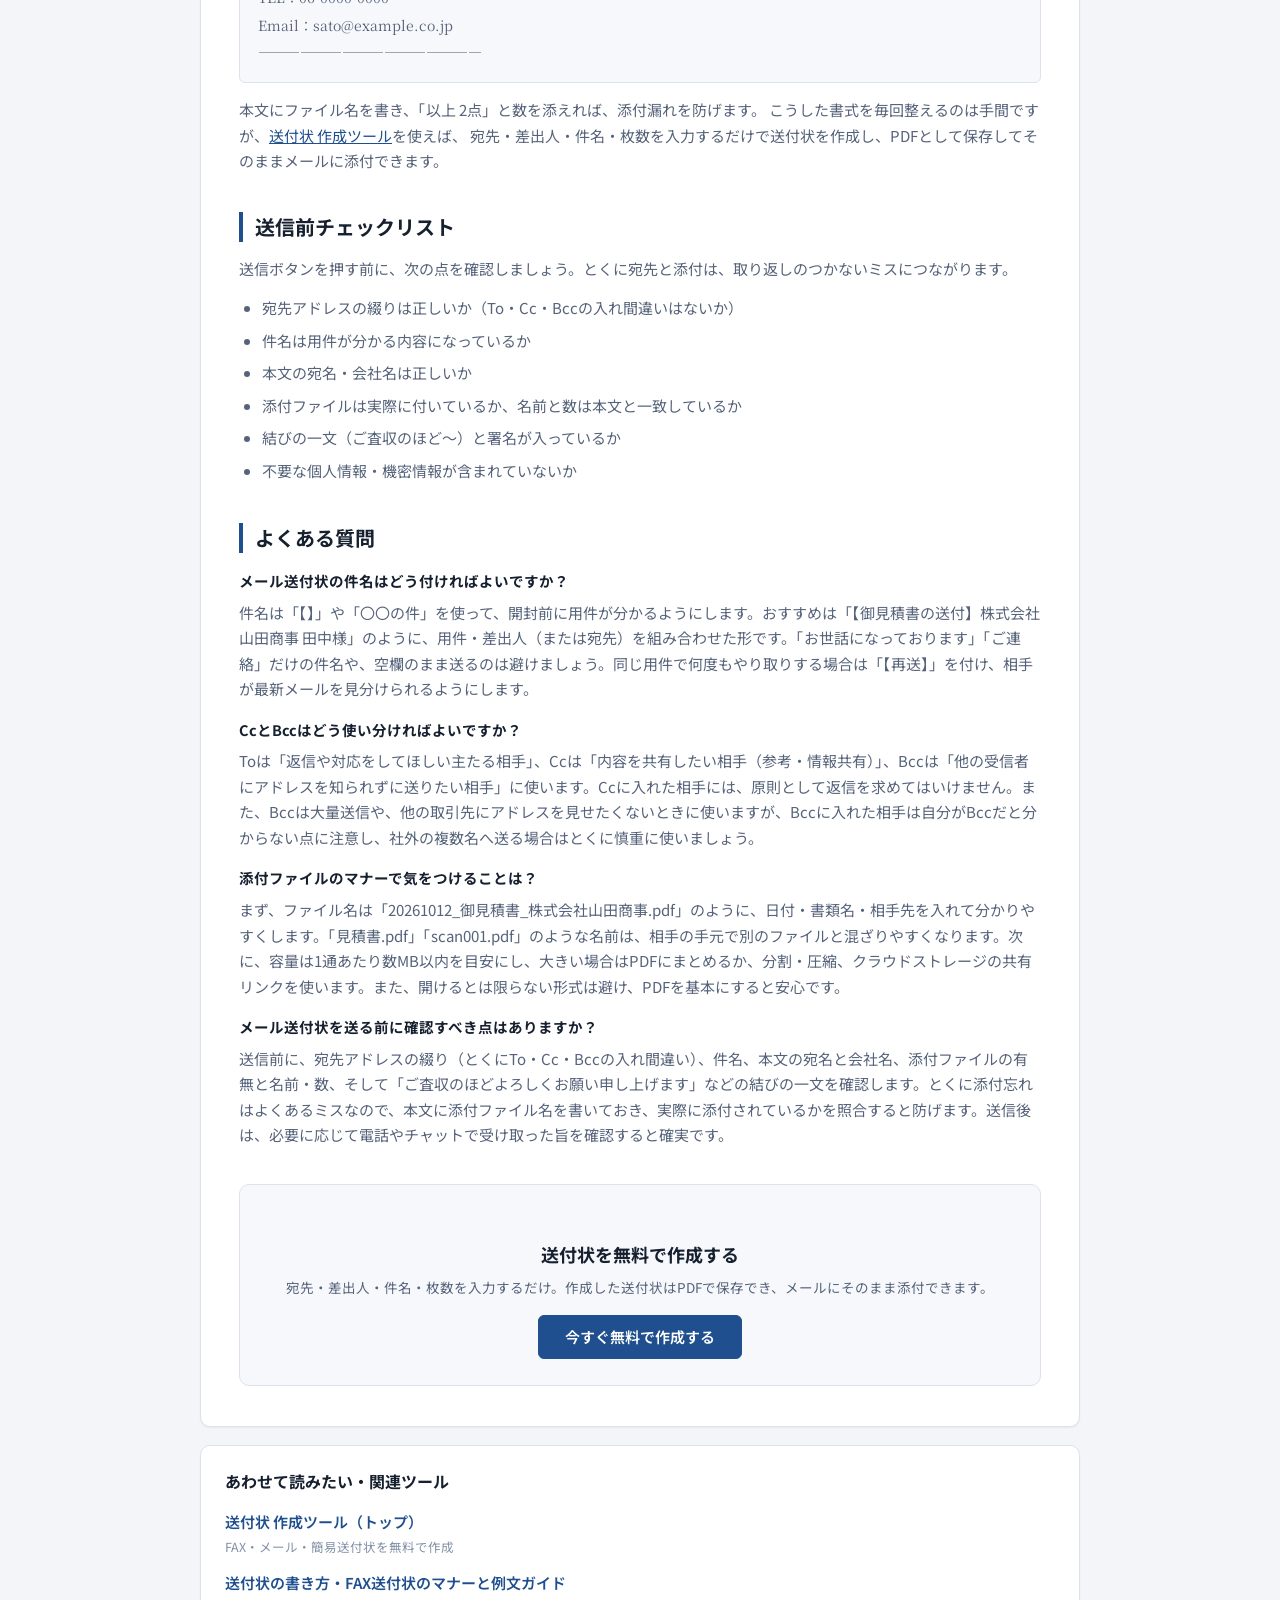
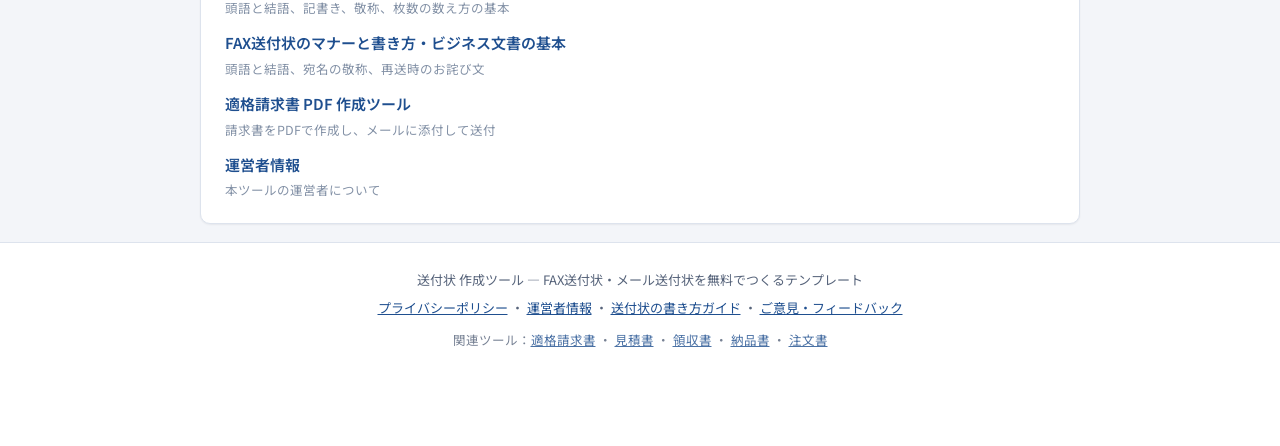
<file: mail-manner.html>
<!DOCTYPE html>
<html lang="ja">
<head>
<meta charset="UTF-8">
<meta name="viewport" content="width=device-width, initial-scale=1">
<title>メール送付状の書き方・件名と本文のマナー</title>
<meta name="description" content="メール送付状の書き方を解説。件名の付け方（良い例・悪い例）、To・Cc・Bccの使い分け、本文の構成と挨拶、添付ファイルの命名・容量・PDF化のマナー、送信前チェックリスト、そのまま使える例文までをまとめたビジネスメールガイドです。">
<meta name="keywords" content="メール送付状 書き方,メール 件名 付け方,添付ファイル マナー,Cc Bcc 使い分け,ビジネスメール 例文,送付状 メール 本文">
<meta name="robots" content="index, follow">
<link rel="canonical" href="https://www.reveriel.com/sofu-jo/mail-manner.html">
<meta property="og:type" content="article">
<meta property="og:title" content="メール送付状の書き方・件名と本文のマナー">
<meta property="og:description" content="件名の付け方、To・Cc・Bccの使い分け、添付ファイルのマナー、そのまま使える例文まで。メール送付状の書き方を解説します。">
<meta property="og:locale" content="ja_JP">
<meta property="og:url" content="https://www.reveriel.com/sofu-jo/mail-manner.html">
<meta property="og:image" content="https://www.reveriel.com/sofu-jo/og-image.png">
<meta property="og:image:width" content="1200">
<meta property="og:image:height" content="630">
<meta name="twitter:card" content="summary_large_image">
<meta name="twitter:title" content="メール送付状の書き方・件名と本文のマナー">
<meta name="twitter:description" content="件名の付け方、To・Cc・Bccの使い分け、添付ファイルのマナー、そのまま使える例文まで解説。">
<meta name="twitter:image" content="https://www.reveriel.com/sofu-jo/og-image.png">
<link rel="icon" href="data:image/svg+xml,%3Csvg xmlns='http://www.w3.org/2000/svg' viewBox='0 0 32 32'%3E%3Crect width='32' height='32' rx='7' fill='%231f4f8f'/%3E%3Cpath d='M9 8h10l5 5v11a2 2 0 0 1-2 2H9a2 2 0 0 1-2-2V10a2 2 0 0 1 2-2z' fill='none' stroke='%23fff' stroke-width='2.2' stroke-linejoin='round'/%3E%3Cpath d='M18 8v5h5' fill='none' stroke='%23fff' stroke-width='2.2' stroke-linejoin='round'/%3E%3Cpath d='M11 17h9M11 21h6' stroke='%23fff' stroke-width='2.2' stroke-linecap='round'/%3E%3C/svg%3E">
<link rel="preconnect" href="https://fonts.googleapis.com">
<link rel="preconnect" href="https://fonts.gstatic.com" crossorigin>
<link href="https://fonts.googleapis.com/css2?family=Noto+Sans+JP:wght@400;500;700&family=Noto+Serif+JP:wght@500;700&display=swap" rel="stylesheet">
<link rel="stylesheet" href="style.css">
<link rel="stylesheet" href="guide.css">
<!-- Cloudflare Web Analytics --><script type='module' src='https://static.cloudflareinsights.com/beacon.min.js' data-cf-beacon='{"token": "6fc01bf3ac5e457ba1bd16b91e5b653e"}'></script><!-- End Cloudflare Web Analytics -->
<script type="application/ld+json">
{
  "@context": "https://schema.org",
  "@graph": [
    {
      "@type": "Article",
      "headline": "メール送付状の書き方・件名と本文のマナー",
      "description": "メール送付状の書き方を解説。件名の付け方、To・Cc・Bccの使い分け、本文の構成、添付ファイルのマナー、送信前チェックリストをまとめます。",
      "inLanguage": "ja",
      "datePublished": "2026-10-12",
      "dateModified": "2026-10-12",
      "author": { "@type": "Organization", "name": "Reveriel" },
      "publisher": { "@type": "Organization", "name": "Reveriel" },
      "mainEntityOfPage": { "@type": "WebPage", "@id": "https://www.reveriel.com/sofu-jo/mail-manner.html" },
      "image": "https://www.reveriel.com/sofu-jo/og-image.png"
    },
    {
      "@type": "FAQPage",
      "mainEntity": [
        {
          "@type": "Question",
          "name": "メール送付状の件名はどう付ければよいですか？",
          "acceptedAnswer": {
            "@type": "Answer",
            "text": "件名は「【】」や「〇〇の件」を使って、開封前に用件が分かるようにします。おすすめは「【御見積書の送付】株式会社山田商事 田中様」のように、用件・差出人（または宛先）を組み合わせた形です。「お世話になっております」「ご連絡」だけの件名や、空欄のまま送るのは避けましょう。同じ用件で何度もやり取りする場合は「【再送】」を付け、相手が最新メールを見分けられるようにします。"
          }
        },
        {
          "@type": "Question",
          "name": "CcとBccはどう使い分ければよいですか？",
          "acceptedAnswer": {
            "@type": "Answer",
            "text": "Toは「返信や対応をしてほしい主たる相手」、Ccは「内容を共有したい相手（参考・情報共有）」、Bccは「他の受信者にアドレスを知られずに送りたい相手」に使います。Ccに入れた相手には、原則として返信を求めてはいけません。また、Bccは大量送信や、他の取引先にアドレスを見せたくないときに使いますが、Bccに入れた相手は自分がBccだと分からない点に注意し、社外の複数名へ送る場合はとくに慎重に使いましょう。"
          }
        },
        {
          "@type": "Question",
          "name": "添付ファイルのマナーで気をつけることは？",
          "acceptedAnswer": {
            "@type": "Answer",
            "text": "まず、ファイル名は「20261012_御見積書_株式会社山田商事.pdf」のように、日付・書類名・相手先を入れて分かりやすくします。「見積書.pdf」「scan001.pdf」のような名前は、相手の手元で別のファイルと混ざりやすくなります。次に、容量は1通あたり数MB以内を目安にし、大きい場合はPDFにまとめるか、分割・圧縮、クラウドストレージの共有リンクを使います。また、開けるとは限らない形式（過度に新しいOffice形式や特殊な圧縮形式）は避け、PDFを基本にすると安心です。"
          }
        },
        {
          "@type": "Question",
          "name": "メール送付状を送る前に確認すべき点はありますか？",
          "acceptedAnswer": {
            "@type": "Answer",
            "text": "送信前に、宛先アドレスの綴り（とくにTo・Cc・Bccの入れ間違い）、件名、本文の宛名と会社名、添付ファイルの有無と名前・数、そして「ご査収のほどよろしくお願い申し上げます」などの結びの一文を確認します。とくに添付忘れはよくあるミスなので、本文に添付ファイル名を書いておき、実際に添付されているかを照合すると防げます。送信後は、必要に応じて電話やチャットで受け取った旨を確認すると確実です。"
          }
        }
      ]
    }
  ]
}
</script>
</head>
<body>

<header class="site-header no-print">
  <div class="wrap header-inner">
    <a class="brand" href="https://www.reveriel.com/sofu-jo/" style="text-decoration:none;color:inherit;">
      <svg class="brand-mark" viewBox="0 0 32 32" aria-hidden="true">
        <rect width="32" height="32" rx="7" fill="currentColor"/>
        <path d="M10 8h8l4 4v12a1.6 1.6 0 0 1-1.6 1.6H10A1.6 1.6 0 0 1 8.4 24V9.6A1.6 1.6 0 0 1 10 8z" fill="none" stroke="#fff" stroke-width="2" stroke-linejoin="round"/>
        <path d="M18 8v4h4" fill="none" stroke="#fff" stroke-width="2" stroke-linejoin="round"/>
        <path d="M11.5 16.5h9M11.5 20h6" stroke="#fff" stroke-width="2" stroke-linecap="round"/>
      </svg>
      <div class="brand-text">
        <strong>送付状 作成ツール</strong>
        <span>書き方ガイド</span>
      </div>
    </a>
    <div class="header-actions">
      <a class="btn btn-primary" href="https://www.reveriel.com/sofu-jo/">今すぐ無料で作成する</a>
    </div>
  </div>
</header>

<main class="wrap">
  <div class="guide-col">

    <nav class="breadcrumb no-print" aria-label="パンくず">
      <ol>
        <li><a href="https://www.reveriel.com/sofu-jo/">送付状 作成ツール</a></li>
        <li><a href="https://www.reveriel.com/sofu-jo/kakikata.html">書き方ガイド</a></li>
        <li aria-current="page">メール送付状の書き方とマナー</li>
      </ol>
    </nav>

    <article class="guide">
      <h1>メール送付状の書き方・件名と本文のマナー</h1>
      <p class="guide-meta">更新日：2026年10月12日</p>
      <p class="guide-lead">
        メールで書類を送るとき、送付状の役割を果たすのは<strong>メール本文</strong>です。
        ファイルを添付しただけで本文が空、件名が「送付」だけ——こうしたメールは、受け取った側が「誰から・何が・何の用件か」を判断できず、
        確認の手間をかけてしまいます。
        この記事では、<strong>件名の付け方</strong>、<strong>To・Cc・Bccの使い分け</strong>、<strong>本文の構成と挨拶</strong>、
        <strong>添付ファイルの命名・容量・形式のマナー</strong>、<strong>送信前チェックリスト</strong>、そしてそのまま使える例文までを解説します。
      </p>

      <div class="guide-cta-box">
        <p><strong>メールに添える送付状も、入力するだけで完成。</strong>宛先・差出人・件名・枚数を入れるだけで、正しい書式の送付状を無料で作成できます。</p>
        <a class="btn btn-primary" href="https://www.reveriel.com/sofu-jo/">今すぐ無料で作成する</a>
      </div>

      <h2>メール送付状の役割</h2>
      <p>
        郵送やFAXでは、書類に1枚の送付状を添えます。メールの場合は、<strong>その1枚の役割をメール本文が担います</strong>。
        本文には、宛先・差出人・用件・添付ファイルの内容と数を書き、
        「何を送ったのか」「何をお願いしたいのか」を相手が一目で分かるようにします。
      </p>
      <p>
        とくに添付ファイルは、受け取った側の環境によって開けないことがあります。
        <strong>本文にファイル名と数を明記しておけば、開けない場合でも相手が状況を把握でき</strong>、
        添付漏れにも気づけます。送付状としての本文は、単なる挨拶ではなく、確実な伝達のための仕組みなのです。
      </p>

      <h2>件名の付け方　開封前に用件が分かるように</h2>
      <p>
        件名は、相手がメール一覧から開くかどうかを判断する最初の情報です。
        <strong>「誰から」「何の用件か」が一目で分かる件名</strong>を心がけます。
      </p>
      <table class="guide-table">
        <thead>
          <tr><th>良い件名の例</th><th>避けたい件名の例</th></tr>
        </thead>
        <tbody>
          <tr><td>【御見積書の送付】株式会社山田商事 田中様</td><td>送付</td></tr>
          <tr><td>【ご請求書の送付】10月分・株式会社山田商事</td><td>お世話になっております</td></tr>
          <tr><td>【再送】御見積書の送付（10/12送信分）</td><td>（件名なし・空欄）</td></tr>
          <tr><td>【ご連絡】納品書の送付とご確認のお願い</td><td>資料</td></tr>
        </tbody>
      </table>
      <p>
        おすすめの形は、<strong>「【用件】＋宛先または差出人」</strong>の組み合わせです。
        同じ用件で何度もやり取りするときは「【再送】」「【修正版】」を付け、相手が最新のメールを見分けられるようにします。
        また、長すぎる件名は一覧で切れてしまうため、<strong>30文字前後</strong>を目安に簡潔にまとめましょう。
      </p>

      <h2>To・Cc・Bccの使い分け</h2>
      <p>宛先欄は、相手に「どう対応してほしいか」を伝える役割を持ちます。使い分けを誤ると、返信の負担をかけたり、情報を漏らしたりします。</p>
      <table class="guide-table">
        <thead>
          <tr><th>欄</th><th>意味</th><th>使う相手</th></tr>
        </thead>
        <tbody>
          <tr><td>To</td><td>返信・対応をしてほしい主たる相手</td><td>担当者本人。複数入れる場合は全員に対応を求める場合のみ</td></tr>
          <tr><td>Cc</td><td>内容を共有したい相手（参考）</td><td>上司・関係部署など。原則として返信は求めない</td></tr>
          <tr><td>Bcc</td><td>他の受信者にアドレスを知られずに送る相手</td><td>大量送信時や、他の取引先にアドレスを見せたくないとき</td></tr>
        </tbody>
      </table>
      <p>
        <strong>Ccに入れた相手には、原則として返信を求めてはいけません</strong>。
        「Ccの方はご参考まで」と本文に添えると、相手も対応の要否を判断できます。
        Bccは、他の受信者にアドレスが表示されない便利な欄ですが、
        <strong>Bccに入れた相手は自分がBccであることを知らない</strong>点に注意が必要です。
        社外の複数名へ一斉に送る場合、誰がBccかで人間関係に影響することもあるため、使いどころは慎重に判断しましょう。
      </p>
      <p class="guide-note">
        <strong>注意：</strong>「Bccに入れたつもりがToに入っていた」という人為ミスは、アドレス漏えいの代表例です。
        宛先欄は<strong>最後に設定する</strong>習慣をつけると、誤送信を大きく減らせます。
      </p>

      <h2>本文の構成と挨拶</h2>
      <p>メール送付状の本文は、次の順で構成すると読みやすくなります。</p>
      <ol>
        <li><strong>宛名</strong> — 「株式会社山田商事 田中様」のように会社名＋氏名＋「様」。</li>
        <li><strong>挨拶</strong> — 「いつもお世話になっております。〇〇株式会社の△△です。」</li>
        <li><strong>用件</strong> — 「さて、このたび下記の書類をメールにて送付いたします。」</li>
        <li><strong>添付内容</strong> — ファイル名と数を箇条書きで示す。</li>
        <li><strong>依頼・結び</strong> — 「ご査収のほど、よろしくお願い申し上げます。」</li>
        <li><strong>署名</strong> — 会社名・部署名・氏名・電話番号・メールアドレス。</li>
      </ol>
      <p>
        メールでは、頭語・結語や時候の挨拶を省いた簡潔な形が一般的です。
        ただし、<strong>宛名と差出人の名乗りは省略しない</strong>ようにします。
        社外の相手には、本文中にも自分の会社名・氏名を書き、署名とあわせて誰からのメールかを明確にします。
      </p>

      <h2>添付ファイルのマナー</h2>
      <ul>
        <li><strong>ファイル名を分かりやすくする</strong> — 「20261012_御見積書_株式会社山田商事.pdf」のように、日付・書類名・相手先を入れます。「見積書.pdf」「scan001.pdf」は避けます。</li>
        <li><strong>容量に配慮する</strong> — 1通あたり数MB以内を目安にします。大きい場合はPDFにまとめる、分割する、共有リンクを使うなどの工夫をします。</li>
        <li><strong>形式はPDFを基本にする</strong> — 受け取った側の環境で開けない形式は避け、PDFで送るのが安心です。</li>
        <li><strong>本文にファイル名と数を書く</strong> — 添付漏れの防止と、開けない場合の確認に役立ちます。</li>
        <li><strong>パスワードをかける場合は別経路で伝える</strong> — パスワード付きファイルを送るときは、パスワードを同じメールに書かず、電話など別の手段で伝えます。</li>
        <li><strong>個人情報の取り扱いに注意する</strong> — 送信前に、不要な個人情報や機密情報が含まれていないか確認します。</li>
      </ul>

      <h2>メール送付状の例文</h2>
      <p class="guide-example">件名：【御見積書の送付】株式会社山田商事 田中様

株式会社山田商事
営業部 田中 太郎 様

いつもお世話になっております。
株式会社山田商事の佐藤でございます。

さて、このたび下記の書類をメールにて送付いたします。
ご査収のほど、よろしくお願い申し上げます。

記

　一、御見積書（20261012_御見積書_山田商事.pdf）
　一、会社案内（20261012_会社案内_山田商事.pdf）

　　　　　　　　　　　　　　　以上　2点

ご不明な点がございましたら、お気軽にご連絡くださいませ。
引き続きよろしくお願い申し上げます。

――――――――――――――――
株式会社山田商事 営業部
佐藤 一郎
TEL：06-0000-0000
Email：sato@example.co.jp
――――――――――――――――</p>
      <p>
        本文にファイル名を書き、「以上 2点」と数を添えれば、添付漏れを防げます。
        こうした書式を毎回整えるのは手間ですが、<a href="https://www.reveriel.com/sofu-jo/">送付状 作成ツール</a>を使えば、
        宛先・差出人・件名・枚数を入力するだけで送付状を作成し、PDFとして保存してそのままメールに添付できます。
      </p>

      <h2>送信前チェックリスト</h2>
      <p>送信ボタンを押す前に、次の点を確認しましょう。とくに宛先と添付は、取り返しのつかないミスにつながります。</p>
      <ul>
        <li>宛先アドレスの綴りは正しいか（To・Cc・Bccの入れ間違いはないか）</li>
        <li>件名は用件が分かる内容になっているか</li>
        <li>本文の宛名・会社名は正しいか</li>
        <li>添付ファイルは実際に付いているか、名前と数は本文と一致しているか</li>
        <li>結びの一文（ご査収のほど〜）と署名が入っているか</li>
        <li>不要な個人情報・機密情報が含まれていないか</li>
      </ul>

      <section class="guide-faq" aria-labelledby="faqTitle">
        <h2 id="faqTitle">よくある質問</h2>
        <dl>
          <dt>メール送付状の件名はどう付ければよいですか？</dt>
          <dd>件名は「【】」や「〇〇の件」を使って、開封前に用件が分かるようにします。おすすめは「【御見積書の送付】株式会社山田商事 田中様」のように、用件・差出人（または宛先）を組み合わせた形です。「お世話になっております」「ご連絡」だけの件名や、空欄のまま送るのは避けましょう。同じ用件で何度もやり取りする場合は「【再送】」を付け、相手が最新メールを見分けられるようにします。</dd>

          <dt>CcとBccはどう使い分ければよいですか？</dt>
          <dd>Toは「返信や対応をしてほしい主たる相手」、Ccは「内容を共有したい相手（参考・情報共有）」、Bccは「他の受信者にアドレスを知られずに送りたい相手」に使います。Ccに入れた相手には、原則として返信を求めてはいけません。また、Bccは大量送信や、他の取引先にアドレスを見せたくないときに使いますが、Bccに入れた相手は自分がBccだと分からない点に注意し、社外の複数名へ送る場合はとくに慎重に使いましょう。</dd>

          <dt>添付ファイルのマナーで気をつけることは？</dt>
          <dd>まず、ファイル名は「20261012_御見積書_株式会社山田商事.pdf」のように、日付・書類名・相手先を入れて分かりやすくします。「見積書.pdf」「scan001.pdf」のような名前は、相手の手元で別のファイルと混ざりやすくなります。次に、容量は1通あたり数MB以内を目安にし、大きい場合はPDFにまとめるか、分割・圧縮、クラウドストレージの共有リンクを使います。また、開けるとは限らない形式は避け、PDFを基本にすると安心です。</dd>

          <dt>メール送付状を送る前に確認すべき点はありますか？</dt>
          <dd>送信前に、宛先アドレスの綴り（とくにTo・Cc・Bccの入れ間違い）、件名、本文の宛名と会社名、添付ファイルの有無と名前・数、そして「ご査収のほどよろしくお願い申し上げます」などの結びの一文を確認します。とくに添付忘れはよくあるミスなので、本文に添付ファイル名を書いておき、実際に添付されているかを照合すると防げます。送信後は、必要に応じて電話やチャットで受け取った旨を確認すると確実です。</dd>
        </dl>
      </section>

      <div class="guide-cta-foot">
        <h2>送付状を無料で作成する</h2>
        <p>宛先・差出人・件名・枚数を入力するだけ。作成した送付状はPDFで保存でき、メールにそのまま添付できます。</p>
        <a class="btn btn-primary" href="https://www.reveriel.com/sofu-jo/">今すぐ無料で作成する</a>
      </div>
    </article>

    <section class="guide-related no-print" aria-labelledby="relTitle">
      <h2 id="relTitle">あわせて読みたい・関連ツール</h2>
      <ul>
        <li><a href="https://www.reveriel.com/sofu-jo/">送付状 作成ツール（トップ）<span class="rel-desc">FAX・メール・簡易送付状を無料で作成</span></a></li>
        <li><a href="https://www.reveriel.com/sofu-jo/kakikata.html">送付状の書き方・FAX送付状のマナーと例文ガイド<span class="rel-desc">頭語と結語、記書き、敬称、枚数の数え方の基本</span></a></li>
        <li><a href="https://www.reveriel.com/sofu-jo/fax-manner.html">FAX送付状のマナーと書き方・ビジネス文書の基本<span class="rel-desc">頭語と結語、宛名の敬称、再送時のお詫び文</span></a></li>
        <li><a href="https://www.reveriel.com/japan-invoice-pdf/">適格請求書 PDF 作成ツール<span class="rel-desc">請求書をPDFで作成し、メールに添付して送付</span></a></li>
        <li><a href="https://www.reveriel.com/sofu-jo/company.html">運営者情報<span class="rel-desc">本ツールの運営者について</span></a></li>
      </ul>
    </section>

  </div>
</main>

<footer class="site-footer no-print">
  <div class="wrap">
    <p>送付状 作成ツール — FAX送付状・メール送付状を無料でつくるテンプレート</p>
    <p>
      <a href="https://www.reveriel.com/sofu-jo/privacy.html">プライバシーポリシー</a> ・
      <a href="https://www.reveriel.com/sofu-jo/company.html">運営者情報</a> ・
      <a href="https://www.reveriel.com/sofu-jo/kakikata.html">送付状の書き方ガイド</a> ・
      <a href="https://docs.google.com/forms/d/e/1FAIpQLSfHGUfgAlViT3TFiVtJi_EpJ4ioUpd9oGyaJ7rehEV-gBH_PA/viewform?usp=pp_url&amp;entry.1745177199=%E9%80%81%E4%BB%98%E7%8A%B6" target="_blank" rel="noopener">ご意見・フィードバック</a>
    </p>
    <p class="related">関連ツール：<a href="https://www.reveriel.com/japan-invoice-pdf/">適格請求書</a> ・ <a href="https://www.reveriel.com/mitsumori-pdf/">見積書</a> ・ <a href="https://www.reveriel.com/ryoshusho-pdf/">領収書</a> ・ <a href="https://www.reveriel.com/nohinsho-pdf/">納品書</a> ・ <a href="https://www.reveriel.com/chumonsho-pdf/">注文書</a></p>
  </div>
</footer>

<a href="https://docs.google.com/forms/d/e/1FAIpQLSfHGUfgAlViT3TFiVtJi_EpJ4ioUpd9oGyaJ7rehEV-gBH_PA/viewform?usp=pp_url&amp;entry.1745177199=%E9%80%81%E4%BB%98%E7%8A%B6" target="_blank" rel="noopener" class="feedback-fab" aria-label="ご意見・フィードバックを送る">
  <svg viewBox="0 0 24 24" fill="none" stroke="currentColor" stroke-width="2" stroke-linecap="round" stroke-linejoin="round" aria-hidden="true"><path d="M21 15a2 2 0 0 1-2 2H7l-4 4V5a2 2 0 0 1 2-2h14a2 2 0 0 1 2 2z"/></svg>
  <span>ご意見・フィードバック</span>
</a>
</body>
</html>
</file>
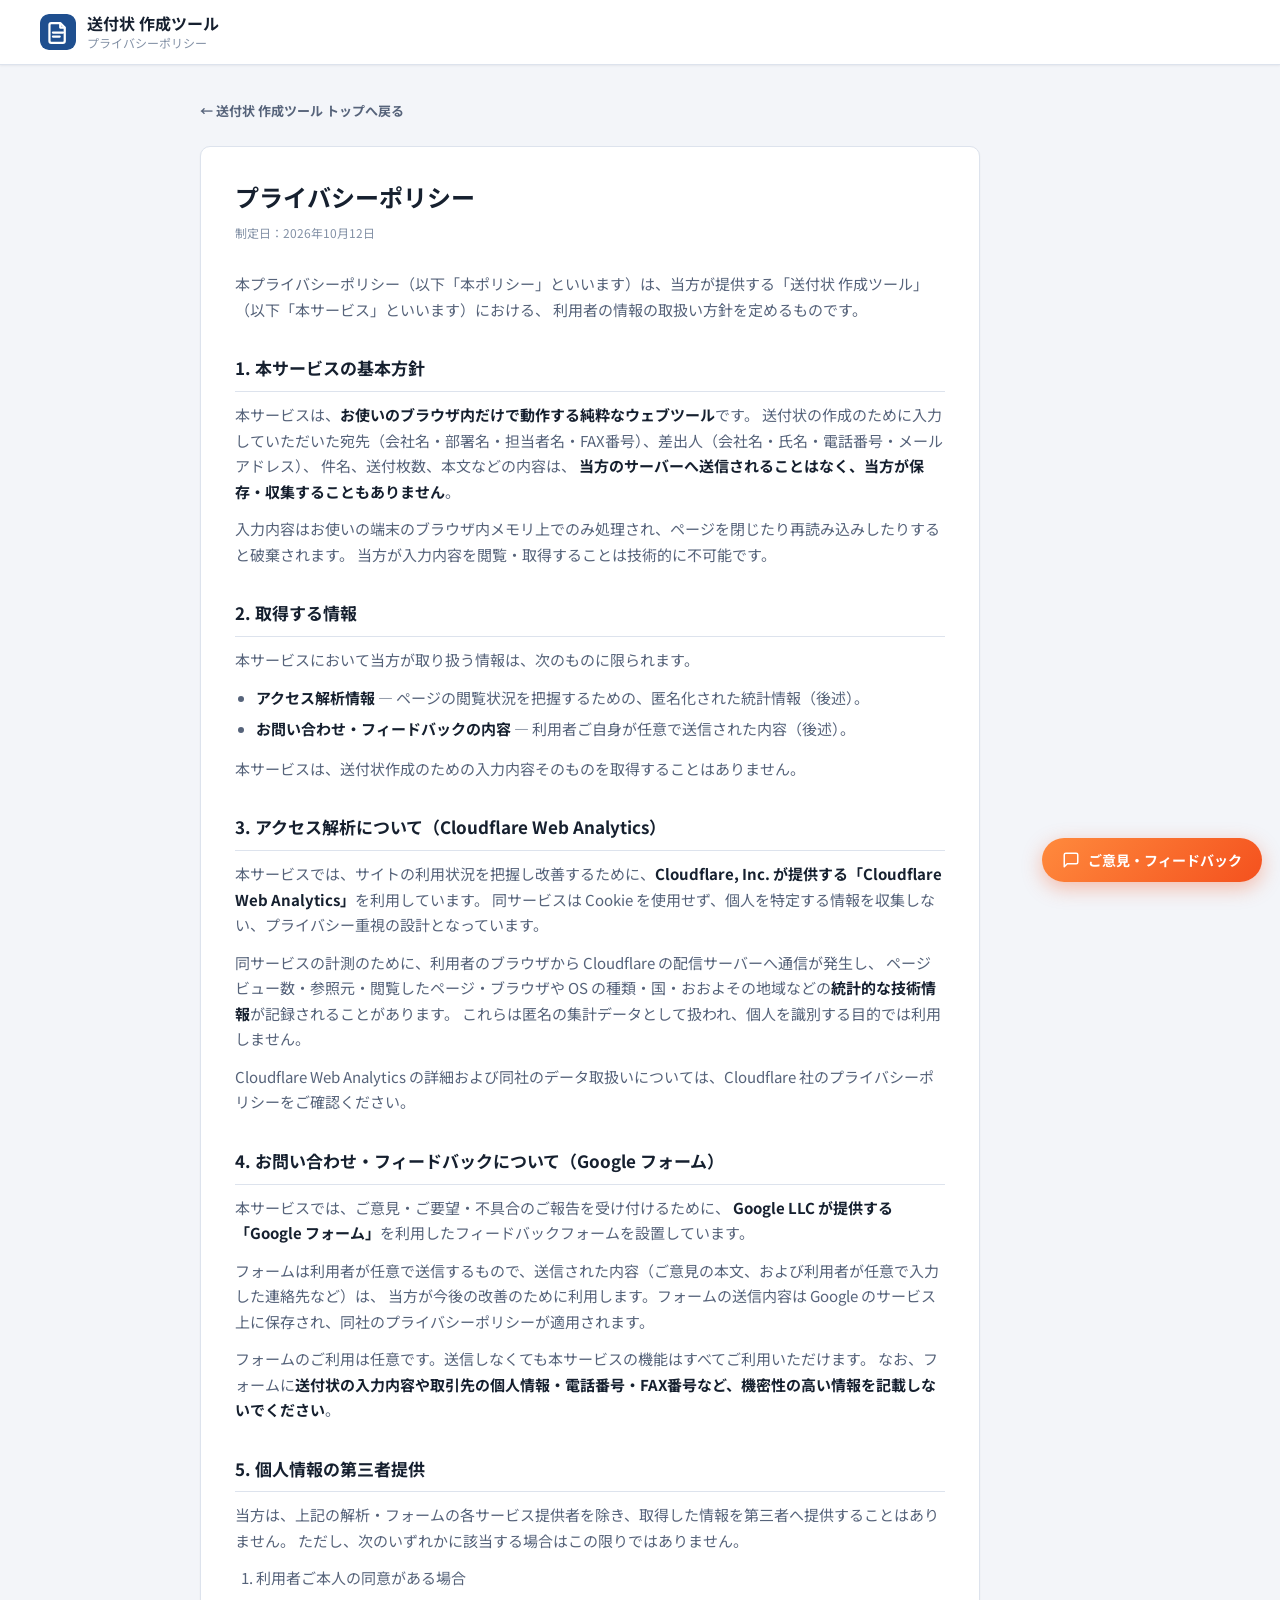
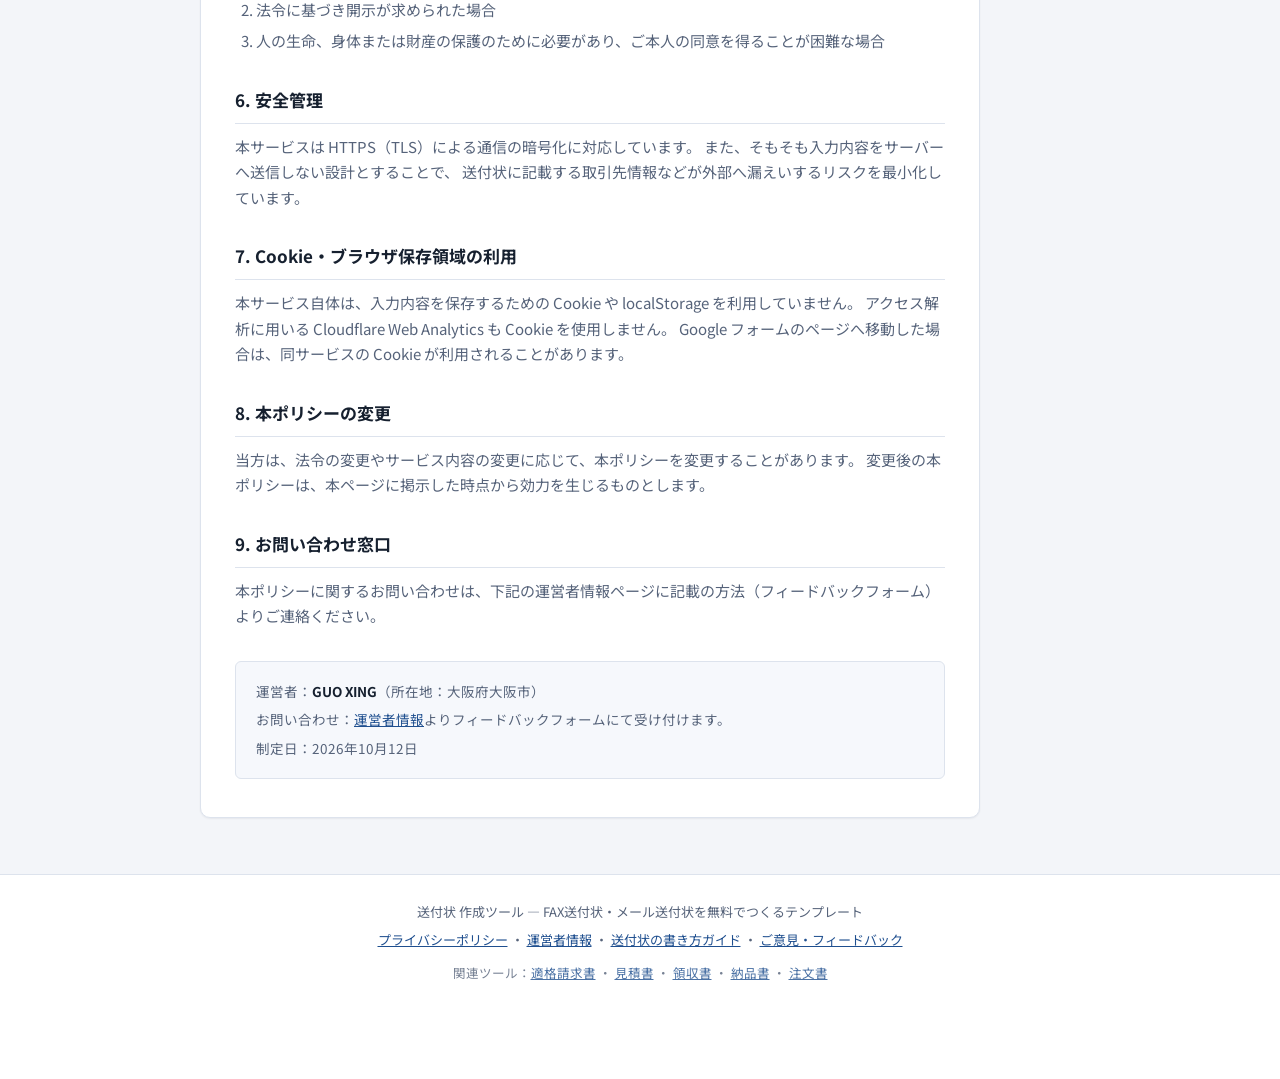
<file: privacy.html>
<!DOCTYPE html>
<html lang="ja">
<head>
<meta charset="UTF-8">
<meta name="viewport" content="width=device-width, initial-scale=1">
<title>プライバシーポリシー｜送付状 作成ツール</title>
<meta name="description" content="送付状 作成ツールにおける個人情報・利用データの取扱い方針です。入力した宛先・差出人・電話番号などの内容はブラウザ内のみで処理され、サーバーへ送信・保存されません。アクセス解析（Cloudflare Web Analytics）とフィードバック（Google フォーム）についても説明します。">
<meta name="robots" content="index, follow">
<link rel="canonical" href="https://www.reveriel.com/sofu-jo/privacy.html">
<meta property="og:type" content="website">
<meta property="og:title" content="プライバシーポリシー｜送付状 作成ツール">
<meta property="og:description" content="入力内容はブラウザ内のみで処理。サーバーへ送信・保存しません。アクセス解析とお問い合わせの取扱いについて定めます。">
<meta property="og:locale" content="ja_JP">
<meta property="og:url" content="https://www.reveriel.com/sofu-jo/privacy.html">
<meta property="og:image" content="https://www.reveriel.com/sofu-jo/og-image.png">
<meta name="twitter:card" content="summary_large_image">
<meta name="twitter:image" content="https://www.reveriel.com/sofu-jo/og-image.png">
<link rel="icon" href="data:image/svg+xml,%3Csvg xmlns='http://www.w3.org/2000/svg' viewBox='0 0 32 32'%3E%3Crect width='32' height='32' rx='7' fill='%231f4f8f'/%3E%3Cpath d='M9 8h10l5 5v11a2 2 0 0 1-2 2H9a2 2 0 0 1-2-2V10a2 2 0 0 1 2-2z' fill='none' stroke='%23fff' stroke-width='2.2' stroke-linejoin='round'/%3E%3Cpath d='M18 8v5h5' fill='none' stroke='%23fff' stroke-width='2.2' stroke-linejoin='round'/%3E%3Cpath d='M11 17h9M11 21h6' stroke='%23fff' stroke-width='2.2' stroke-linecap='round'/%3E%3C/svg%3E">
<link rel="preconnect" href="https://fonts.googleapis.com">
<link rel="preconnect" href="https://fonts.gstatic.com" crossorigin>
<link href="https://fonts.googleapis.com/css2?family=Noto+Sans+JP:wght@400;500;700&display=swap" rel="stylesheet">
<link rel="stylesheet" href="style.css">
<link rel="stylesheet" href="guide.css">
<!-- Cloudflare Web Analytics --><script type='module' src='https://static.cloudflareinsights.com/beacon.min.js' data-cf-beacon='{"token": "6fc01bf3ac5e457ba1bd16b91e5b653e"}'></script><!-- End Cloudflare Web Analytics -->
</head>
<body>

<header class="site-header no-print">
  <div class="wrap header-inner">
    <a class="brand" href="https://www.reveriel.com/sofu-jo/" style="text-decoration:none;color:inherit;">
      <svg class="brand-mark" viewBox="0 0 32 32" aria-hidden="true">
        <rect width="32" height="32" rx="7" fill="currentColor"/>
        <path d="M10 8h8l4 4v12a1.6 1.6 0 0 1-1.6 1.6H10A1.6 1.6 0 0 1 8.4 24V9.6A1.6 1.6 0 0 1 10 8z" fill="none" stroke="#fff" stroke-width="2" stroke-linejoin="round"/>
        <path d="M18 8v4h4" fill="none" stroke="#fff" stroke-width="2" stroke-linejoin="round"/>
        <path d="M11.5 16.5h9M11.5 20h6" stroke="#fff" stroke-width="2" stroke-linecap="round"/>
      </svg>
      <div class="brand-text">
        <strong>送付状 作成ツール</strong>
        <span>プライバシーポリシー</span>
      </div>
    </a>
  </div>
</header>

<main class="wrap">
  <section class="legal-page">
    <div class="guide-col">
      <a class="legal-back" href="https://www.reveriel.com/sofu-jo/">← 送付状 作成ツール トップへ戻る</a>

      <article class="legal">
        <h1>プライバシーポリシー</h1>
        <p class="legal-meta">制定日：2026年10月12日</p>

        <p>
          本プライバシーポリシー（以下「本ポリシー」といいます）は、当方が提供する「送付状 作成ツール」（以下「本サービス」といいます）における、
          利用者の情報の取扱い方針を定めるものです。
        </p>

        <h2>1. 本サービスの基本方針</h2>
        <p>
          本サービスは、<strong>お使いのブラウザ内だけで動作する純粋なウェブツール</strong>です。
          送付状の作成のために入力していただいた宛先（会社名・部署名・担当者名・FAX番号）、差出人（会社名・氏名・電話番号・メールアドレス）、
          件名、送付枚数、本文などの内容は、
          <strong>当方のサーバーへ送信されることはなく、当方が保存・収集することもありません</strong>。
        </p>
        <p>
          入力内容はお使いの端末のブラウザ内メモリ上でのみ処理され、ページを閉じたり再読み込みしたりすると破棄されます。
          当方が入力内容を閲覧・取得することは技術的に不可能です。
        </p>

        <h2>2. 取得する情報</h2>
        <p>本サービスにおいて当方が取り扱う情報は、次のものに限られます。</p>
        <ul>
          <li><strong>アクセス解析情報</strong> — ページの閲覧状況を把握するための、匿名化された統計情報（後述）。</li>
          <li><strong>お問い合わせ・フィードバックの内容</strong> — 利用者ご自身が任意で送信された内容（後述）。</li>
        </ul>
        <p>本サービスは、送付状作成のための入力内容そのものを取得することはありません。</p>

        <h2>3. アクセス解析について（Cloudflare Web Analytics）</h2>
        <p>
          本サービスでは、サイトの利用状況を把握し改善するために、<strong>Cloudflare, Inc. が提供する「Cloudflare Web Analytics」</strong>を利用しています。
          同サービスは Cookie を使用せず、個人を特定する情報を収集しない、プライバシー重視の設計となっています。
        </p>
        <p>
          同サービスの計測のために、利用者のブラウザから Cloudflare の配信サーバーへ通信が発生し、
          ページビュー数・参照元・閲覧したページ・ブラウザや OS の種類・国・おおよその地域などの<strong>統計的な技術情報</strong>が記録されることがあります。
          これらは匿名の集計データとして扱われ、個人を識別する目的では利用しません。
        </p>
        <p>
          Cloudflare Web Analytics の詳細および同社のデータ取扱いについては、Cloudflare 社のプライバシーポリシーをご確認ください。
        </p>

        <h2>4. お問い合わせ・フィードバックについて（Google フォーム）</h2>
        <p>
          本サービスでは、ご意見・ご要望・不具合のご報告を受け付けるために、
          <strong>Google LLC が提供する「Google フォーム」</strong>を利用したフィードバックフォームを設置しています。
        </p>
        <p>
          フォームは利用者が任意で送信するもので、送信された内容（ご意見の本文、および利用者が任意で入力した連絡先など）は、
          当方が今後の改善のために利用します。フォームの送信内容は Google のサービス上に保存され、同社のプライバシーポリシーが適用されます。
        </p>
        <p>
          フォームのご利用は任意です。送信しなくても本サービスの機能はすべてご利用いただけます。
          なお、フォームに<strong>送付状の入力内容や取引先の個人情報・電話番号・FAX番号など、機密性の高い情報を記載しないでください</strong>。
        </p>

        <h2>5. 個人情報の第三者提供</h2>
        <p>
          当方は、上記の解析・フォームの各サービス提供者を除き、取得した情報を第三者へ提供することはありません。
          ただし、次のいずれかに該当する場合はこの限りではありません。
        </p>
        <ol>
          <li>利用者ご本人の同意がある場合</li>
          <li>法令に基づき開示が求められた場合</li>
          <li>人の生命、身体または財産の保護のために必要があり、ご本人の同意を得ることが困難な場合</li>
        </ol>

        <h2>6. 安全管理</h2>
        <p>
          本サービスは HTTPS（TLS）による通信の暗号化に対応しています。
          また、そもそも入力内容をサーバーへ送信しない設計とすることで、
          送付状に記載する取引先情報などが外部へ漏えいするリスクを最小化しています。
        </p>

        <h2>7. Cookie・ブラウザ保存領域の利用</h2>
        <p>
          本サービス自体は、入力内容を保存するための Cookie や localStorage を利用していません。
          アクセス解析に用いる Cloudflare Web Analytics も Cookie を使用しません。
          Google フォームのページへ移動した場合は、同サービスの Cookie が利用されることがあります。
        </p>

        <h2>8. 本ポリシーの変更</h2>
        <p>
          当方は、法令の変更やサービス内容の変更に応じて、本ポリシーを変更することがあります。
          変更後の本ポリシーは、本ページに掲示した時点から効力を生じるものとします。
        </p>

        <h2>9. お問い合わせ窓口</h2>
        <p>
          本ポリシーに関するお問い合わせは、下記の運営者情報ページに記載の方法（フィードバックフォーム）よりご連絡ください。
        </p>
        <div class="legal-contact">
          <p>運営者：<strong>GUO XING</strong>（所在地：大阪府大阪市）</p>
          <p>お問い合わせ：<a href="https://www.reveriel.com/sofu-jo/company.html">運営者情報</a>よりフィードバックフォームにて受け付けます。</p>
          <p>制定日：2026年10月12日</p>
        </div>
      </article>
    </div>
  </section>
</main>

<footer class="site-footer no-print">
  <div class="wrap">
    <p>送付状 作成ツール — FAX送付状・メール送付状を無料でつくるテンプレート</p>
    <p>
      <a href="https://www.reveriel.com/sofu-jo/privacy.html">プライバシーポリシー</a> ・
      <a href="https://www.reveriel.com/sofu-jo/company.html">運営者情報</a> ・
      <a href="https://www.reveriel.com/sofu-jo/kakikata.html">送付状の書き方ガイド</a> ・
      <a href="https://docs.google.com/forms/d/e/1FAIpQLSfHGUfgAlViT3TFiVtJi_EpJ4ioUpd9oGyaJ7rehEV-gBH_PA/viewform?usp=pp_url&amp;entry.1745177199=%E9%80%81%E4%BB%98%E7%8A%B6" target="_blank" rel="noopener">ご意見・フィードバック</a>
    </p>
    <p class="related">関連ツール：<a href="https://www.reveriel.com/japan-invoice-pdf/">適格請求書</a> ・ <a href="https://www.reveriel.com/mitsumori-pdf/">見積書</a> ・ <a href="https://www.reveriel.com/ryoshusho-pdf/">領収書</a> ・ <a href="https://www.reveriel.com/nohinsho-pdf/">納品書</a> ・ <a href="https://www.reveriel.com/chumonsho-pdf/">注文書</a></p>
  </div>
</footer>

<a href="https://docs.google.com/forms/d/e/1FAIpQLSfHGUfgAlViT3TFiVtJi_EpJ4ioUpd9oGyaJ7rehEV-gBH_PA/viewform?usp=pp_url&amp;entry.1745177199=%E9%80%81%E4%BB%98%E7%8A%B6" target="_blank" rel="noopener" class="feedback-fab" aria-label="ご意見・フィードバックを送る">
  <svg viewBox="0 0 24 24" fill="none" stroke="currentColor" stroke-width="2" stroke-linecap="round" stroke-linejoin="round" aria-hidden="true"><path d="M21 15a2 2 0 0 1-2 2H7l-4 4V5a2 2 0 0 1 2-2h14a2 2 0 0 1 2 2z"/></svg>
  <span>ご意見・フィードバック</span>
</a>
</body>
</html>
</file>
<file: style.css>
/* =========================================================
   送付状 作成ツール — style.css
   純粋なフロントエンドのみ。外部通信は行いません。
   ========================================================= */

:root {
  --c-bg:            #f3f5f9;
  --c-surface:       #ffffff;
  --c-surface-2:     #f6f8fc;
  --c-border:        #dde3ed;
  --c-border-strong: #c2ccdb;
  --c-text:          #16202f;
  --c-text-muted:    #56637a;
  --c-text-faint:    #8391a6;
  --c-accent:        #1f4f8f;
  --c-accent-soft:   #e6eefa;
  --c-accent-hover:  #173d70;
  --c-danger:        #b42318;
  --c-danger-soft:   #fef3f2;
  --c-warn:          #8a5300;
  --c-warn-soft:     #fff7e8;
  --c-warn-border:   #f0cf94;
  --c-success:       #067647;
  --c-focus:         #2f6fc4;

  --paper-bg:        #ffffff;
  --paper-ink:       #101828;
  --paper-line:      #d3dae0;
  --paper-line-soft: #e8ecf0;
  --paper-accent:    #1f4f8f;

  --radius:    10px;
  --radius-sm: 6px;
  --shadow-sm: 0 1px 2px rgba(16, 24, 40, .06);
  --shadow-lg: 0 4px 24px rgba(16, 24, 40, .10);

  --font: "Noto Sans JP", "Noto Sans SC", -apple-system, BlinkMacSystemFont,
          "Hiragino Kaku Gothic ProN", "Hiragino Sans", "Yu Gothic", Meiryo, sans-serif;
  --font-doc: "Noto Sans JP", "Hiragino Kaku Gothic ProN", "Yu Gothic", Meiryo, sans-serif;
  --font-num: "Noto Sans JP", ui-monospace, "SF Mono", Menlo, Consolas, monospace;
}

@media (prefers-color-scheme: dark) {
  :root {
    --c-bg:            #0f1319;
    --c-surface:       #171d26;
    --c-surface-2:     #1d242f;
    --c-border:        #2a323f;
    --c-border-strong: #3d4757;
    --c-text:          #e7ecf3;
    --c-text-muted:    #a0aabd;
    --c-text-faint:    #7c8798;
    --c-accent:        #6fa3e8;
    --c-accent-soft:   #16273e;
    --c-accent-hover:  #8fbcf5;
    --c-danger:        #f4746a;
    --c-danger-soft:   #33191a;
    --c-warn:          #f0c07a;
    --c-warn-soft:     #2e2614;
    --c-warn-border:   #5c4a24;
    --c-success:       #4ec98b;
    --shadow-sm: 0 1px 2px rgba(0, 0, 0, .4);
    --shadow-lg: 0 4px 24px rgba(0, 0, 0, .5);
  }
}

* { box-sizing: border-box; }
[hidden] { display: none !important; }
html { -webkit-text-size-adjust: 100%; }

body {
  margin: 0;
  background: var(--c-bg);
  color: var(--c-text);
  font-family: var(--font);
  font-size: 15px;
  line-height: 1.7;
  overflow-x: hidden;
}

a { color: var(--c-accent); }
a:hover { color: var(--c-accent-hover); }

.wrap { width: 100%; max-width: 1240px; margin-inline: auto; padding: 0 20px; }

/* ---------------- ヘッダー ---------------- */

.site-header {
  position: sticky;
  top: 0;
  z-index: 50;
  background: var(--c-surface);
  border-bottom: 1px solid var(--c-border);
  box-shadow: var(--shadow-sm);
}

.header-inner {
  display: flex;
  align-items: center;
  justify-content: space-between;
  gap: 14px;
  min-height: 64px;
  padding-block: 8px;
  flex-wrap: wrap;
}

.brand { display: flex; align-items: center; gap: 11px; min-width: 0; }
.brand-mark { width: 36px; height: 36px; flex: none; color: var(--c-accent); border-radius: 9px; }
.brand-text { display: flex; flex-direction: column; line-height: 1.35; min-width: 0; }
.brand-text strong { font-size: 16px; font-weight: 700; }
.brand-text span { font-size: 12px; color: var(--c-text-faint); }

.header-actions { display: flex; align-items: center; gap: 8px; flex-wrap: wrap; }

/* ---------------- ボタン ---------------- */

.btn {
  display: inline-flex;
  align-items: center;
  justify-content: center;
  gap: 7px;
  padding: 10px 16px;
  border-radius: var(--radius-sm);
  border: 1px solid var(--c-border);
  background: var(--c-surface);
  color: var(--c-text);
  font-family: inherit;
  font-size: 14px;
  font-weight: 600;
  line-height: 1.2;
  cursor: pointer;
  transition: background .15s, border-color .15s, color .15s, transform .12s;
  text-decoration: none !important;
}
.btn:hover { background: var(--c-surface-2); }
.btn:focus-visible { outline: 3px solid var(--c-focus); outline-offset: 2px; }
.btn .ic { width: 17px; height: 17px; flex: none; }

.btn-primary {
  background: var(--c-accent);
  border-color: var(--c-accent);
  color: #fff !important;
}
.btn-primary:hover { background: var(--c-accent-hover); border-color: var(--c-accent-hover); }

.btn-ghost { background: transparent; }
.btn-ghost:hover { background: var(--c-surface-2); }

.btn-sm { padding: 7px 12px; font-size: 13px; }
.btn-sm .ic { width: 15px; height: 15px; }

/* ---------------- レイアウト ---------------- */

.layout {
  display: grid;
  grid-template-columns: minmax(340px, 460px) minmax(0, 1fr);
  gap: 26px;
  align-items: start;
  padding-block: 26px 40px;
}

.form-pane { display: flex; flex-direction: column; gap: 16px; min-width: 0; }

.pane-head { margin-bottom: 2px; }
.pane-title { margin: 0 0 6px; font-size: 21px; font-weight: 700; }
.pane-sub { margin: 0; font-size: 13px; color: var(--c-text-muted); line-height: 1.65; }

/* ---------------- カード・フォーム ---------------- */

.card {
  margin: 0;
  padding: 16px 16px 18px;
  background: var(--c-surface);
  border: 1px solid var(--c-border);
  border-radius: var(--radius);
  box-shadow: var(--shadow-sm);
}

.card-legend {
  padding: 0 2px;
  font-size: 13.5px;
  font-weight: 700;
  color: var(--c-accent);
}

.field { display: flex; flex-direction: column; gap: 5px; margin-top: 12px; min-width: 0; }
.card > .field:first-of-type,
.card > .grid-2:first-of-type { margin-top: 6px; }

.field-label { font-size: 12.5px; font-weight: 600; color: var(--c-text-muted); }

.grid-2 { display: grid; grid-template-columns: 1fr 1fr; gap: 0 12px; }

input[type="text"],
input[type="date"],
select,
textarea {
  width: 100%;
  padding: 9px 11px;
  border: 1px solid var(--c-border-strong);
  border-radius: var(--radius-sm);
  background: var(--c-surface);
  color: var(--c-text);
  font-family: inherit;
  font-size: 14.5px;
  line-height: 1.5;
  transition: border-color .15s, box-shadow .15s;
}
input[type="text"]:focus,
input[type="date"]:focus,
select:focus,
textarea:focus {
  outline: none;
  border-color: var(--c-accent);
  box-shadow: 0 0 0 3px var(--c-accent-soft);
}
textarea { resize: vertical; min-height: 56px; }
input.num { font-family: var(--font-num); letter-spacing: .02em; }

.hint { margin: 10px 0 0; font-size: 12px; color: var(--c-text-faint); line-height: 1.6; }

.check {
  display: flex;
  align-items: flex-start;
  gap: 9px;
  margin-top: 14px;
  font-size: 13.5px;
  cursor: pointer;
}
.check input { width: 17px; height: 17px; margin-top: 2px; accent-color: var(--c-accent); flex: none; }

/* セグメント（テンプレート選択・日付表示） */
.seg {
  display: flex;
  gap: 6px;
  margin-top: 8px;
  padding: 4px;
  background: var(--c-surface-2);
  border: 1px solid var(--c-border);
  border-radius: var(--radius-sm);
}
.seg-btn {
  flex: 1 1 0;
  display: inline-flex;
  align-items: center;
  justify-content: center;
  gap: 6px;
  padding: 9px 6px;
  border: 1px solid transparent;
  border-radius: var(--radius-sm);
  background: transparent;
  color: var(--c-text-muted);
  font-family: inherit;
  font-size: 13px;
  font-weight: 600;
  line-height: 1.25;
  cursor: pointer;
  transition: background .15s, color .15s, border-color .15s;
}
.seg-btn .ic { width: 16px; height: 16px; flex: none; }
.seg-btn:hover { color: var(--c-text); }
.seg-btn.is-active {
  background: var(--c-surface);
  color: var(--c-accent);
  border-color: var(--c-border-strong);
  box-shadow: var(--shadow-sm);
}
.seg-btn:focus-visible { outline: 3px solid var(--c-focus); outline-offset: 1px; }
.seg-sm { margin-top: 3px; }
.seg-sm .seg-btn { padding: 8px 4px; font-size: 13px; }

/* ---------------- プレビュー ---------------- */

.preview-pane {
  min-width: 0;
  position: sticky;
  top: 88px;
  align-self: start;
  max-height: calc(100vh - 104px);
  overflow-y: auto;
  padding: 2px 4px 16px;
  scrollbar-gutter: stable;
}

.preview-bar {
  display: flex;
  align-items: center;
  justify-content: space-between;
  gap: 12px;
  margin-bottom: 12px;
  padding: 10px 14px;
  background: var(--c-surface);
  border: 1px solid var(--c-border);
  border-radius: var(--radius);
  box-shadow: var(--shadow-sm);
}
.preview-label { font-size: 13px; font-weight: 700; color: var(--c-text-muted); }

.paper-wrap { overflow-x: auto; padding-bottom: 6px; }

.paper {
  position: relative;
  width: 210mm;
  max-width: 100%;
  min-height: 297mm;
  margin-inline: auto;
  padding: 16mm 18mm;
  background: var(--paper-bg);
  color: var(--paper-ink);
  border: 1px solid var(--c-border);
  border-radius: 4px;
  box-shadow: var(--shadow-lg);
  font-family: var(--font-doc);
  font-size: 12.5px;
  line-height: 1.7;
  overflow: hidden;
}

/* 書式: 字体（紙面ルートに class を付与。印刷時もそのまま継承される） */
.paper.font-mincho {
  font-family: "Noto Serif JP", "Hiragino Mincho ProN", "Yu Mincho", YuMincho, serif;
}
/* 既定の紙面と同じ Noto Sans JP を先頭に置き、明朝を選ばない限り従来の見た目を変えない */
.paper.font-gothic {
  font-family: "Noto Sans JP", "Hiragino Kaku Gothic ProN", "Yu Gothic", Meiryo, sans-serif;
}

/* 書式: 太字（紙面全体の基準ウェイト。見出し等の個別指定はそのまま活かす） */
.paper.weight-bold { font-weight: 700; }

/* ---------------- 送付状 本文書式 ---------------- */

.doc-top { position: relative; margin-bottom: 8mm; }
.doc-date {
  margin: 0 0 2mm;
  text-align: right;
  font-size: 12.5px;
  letter-spacing: .05em;
}
.doc-title {
  margin: 0;
  text-align: center;
  font-size: 21px;
  font-weight: 700;
  letter-spacing: .35em;
  text-indent: .35em;
}

.doc-parties {
  display: flex;
  justify-content: space-between;
  align-items: flex-start;
  gap: 6mm;
  margin-bottom: 7mm;
}
.doc-to { flex: 1 1 auto; min-width: 0; padding-top: 2mm; }
.doc-from { flex: 0 0 auto; max-width: 45%; text-align: left; }
.doc-from p { margin: 0; line-height: 1.55; }

.to-org { margin: 0; font-size: 15px; font-weight: 700; }
.to-org .honorific { font-weight: 600; }
.to-sub { margin: 1mm 0 0; font-size: 13.5px; padding-left: 1em; }
.to-sub .honorific { font-weight: 600; }
.doc-to .to-fax { margin: 2mm 0 0; font-size: 12px; color: #4b5563; }

.from-name { font-size: 14px; font-weight: 700; }
.from-meta { font-size: 11.5px; color: #4b5563; }

.doc-body { margin: 0 0 6mm; }
.doc-body p { margin: 0 0 .7em; }
.doc-body p:last-child { margin-bottom: 0; }

.doc-marker {
  margin: 0 0 3mm;
  text-align: center;
  font-size: 15px;
  font-weight: 700;
  letter-spacing: .6em;
  text-indent: .6em;
}

.doc-items { margin: 0; }
.doc-item {
  display: flex;
  gap: 5mm;
  padding: 2.4mm 0;
  border-bottom: 1px solid var(--paper-line-soft);
}
.doc-item:first-child { border-top: 1px solid var(--paper-line-soft); }
.doc-item dt {
  flex: 0 0 24mm;
  font-weight: 700;
  color: #374151;
}
.doc-item dd { margin: 0; flex: 1 1 auto; min-width: 0; word-break: break-word; }
.doc-item dd .count-num { font-family: var(--font-num); }

/* 画面用のプレースホルダ（未入力のときに薄く表示） */
.doc-empty, .ph-empty { color: #9aa3b2; }

.doc-note { margin: 4mm 0 0; font-size: 12px; }
.doc-note .doc-note-label { font-weight: 700; color: #374151; }

.doc-end {
  margin: 7mm 0 0;
  text-align: right;
  font-size: 13px;
  letter-spacing: .3em;
}

/* ---------------- SEO セクション ---------------- */

.seo {
  margin-block: 8px 34px;
  padding: 28px 30px;
  background: var(--c-surface);
  border: 1px solid var(--c-border);
  border-radius: var(--radius);
  box-shadow: var(--shadow-sm);
  max-width: 1240px;
}
.seo h2 { margin: 0 0 12px; font-size: 20px; }
.seo h3 { margin: 22px 0 8px; font-size: 16px; color: var(--c-accent); }
.seo p { margin: 0 0 10px; color: var(--c-text-muted); font-size: 14px; line-height: 1.85; }

.faq { margin: 8px 0 0; }
.faq dt { margin-top: 14px; font-weight: 700; font-size: 14px; }
.faq dd { margin: 4px 0 0; color: var(--c-text-muted); font-size: 13.5px; line-height: 1.8; }

/* ---------------- 共有 ---------------- */

.share-block {
  margin-bottom: 34px;
  padding: 16px;
  background: var(--c-surface);
  border: 1px solid var(--c-border);
  border-radius: var(--radius);
  box-shadow: var(--shadow-sm);
}
.share-block-title {
  display: flex;
  align-items: center;
  gap: 7px;
  margin: 0 0 11px;
  font-size: 13px;
  font-weight: 700;
  color: var(--c-text-muted);
}
.share-block-title .ic { width: 16px; height: 16px; flex: none; }
.share-row { display: flex; gap: 8px; flex-wrap: wrap; }
.share-btn { flex: 1 1 0; font-size: 13px; padding: 9px 10px; min-width: 0; }
.share-btn .share-logo { width: 16px; height: 16px; flex: none; }
.share-x { background: #0f1419; color: #fff !important; border-color: #0f1419; }
.share-x:hover { background: #2b3540; }
.share-line { background: #06c755; color: #fff !important; border-color: #06c755; }
.share-line:hover { background: #05b34c; }
.share-copy { background: transparent; color: var(--c-text-muted); border-color: var(--c-border); }
.share-copy:hover { background: var(--c-surface-2); color: var(--c-text); }
.share-url {
  margin: 10px 0 0;
  font-family: var(--font-num);
  font-size: 11.5px;
  color: var(--c-text-faint);
  word-break: break-all;
}

/* ---------------- フッター ---------------- */

.site-footer {
  padding: 26px 0 90px;
  border-top: 1px solid var(--c-border);
  background: var(--c-surface);
  color: var(--c-text-muted);
  font-size: 13px;
  text-align: center;
}
.site-footer p { margin: 0 0 6px; }
.site-footer .related { margin-top: 10px; font-size: 12.5px; opacity: .8; }
.site-footer .related a { white-space: nowrap; }
.site-footer .footer-links { margin: 0 0 6px; }
.site-footer .footer-links a { color: var(--c-accent); text-decoration: none; }
.site-footer .footer-links a:hover { text-decoration: underline; }

/* ---------------- 書き方ガイドへの内部リンク ---------------- */

.guide-nav-h2 {
  margin: 30px 0 12px;
  font-size: 16px;
  color: var(--c-text);
}
.guide-nav { list-style: none; display: grid; gap: 12px; margin: 0; padding: 0; }
.guide-nav li {
  padding: 14px 16px;
  background: var(--c-surface);
  border: 1px solid var(--c-border);
  border-radius: var(--radius);
  box-shadow: var(--shadow-sm);
}
.guide-nav a { color: var(--c-accent); font-weight: 600; text-decoration: none; }
.guide-nav a:hover { text-decoration: underline; }
.guide-nav-desc { display: block; margin-top: 4px; font-size: 12.5px; line-height: 1.7; color: var(--c-text-muted); }

/* ---------------- フィードバックFAB（右下固定・常時表示） ---------------- */
.feedback-fab {
  position: fixed;
  right: 18px;
  bottom: 18px;
  z-index: 10000;
  display: inline-flex;
  align-items: center;
  gap: 8px;
  padding: 13px 20px;
  background: linear-gradient(135deg, #ff8a3d, #f4511e);
  color: #fff !important;
  border-radius: 999px;
  box-shadow: 0 6px 20px rgba(244, 81, 30, 0.35);
  font-size: 14px;
  font-weight: 700;
  line-height: 1;
  text-decoration: none !important;
  transition: transform 0.15s ease, box-shadow 0.15s ease;
}
.feedback-fab:hover {
  transform: translateY(-3px);
  box-shadow: 0 10px 28px rgba(244, 81, 30, 0.45);
  color: #fff !important;
}
.feedback-fab:focus-visible { outline: 3px solid rgba(244, 81, 30, 0.5); outline-offset: 2px; }
.feedback-fab svg { width: 18px; height: 18px; flex: none; }
@media (max-width: 600px) {
  .feedback-fab { right: 14px; bottom: 14px; padding: 11px 16px; font-size: 13px; }
  .feedback-fab svg { width: 16px; height: 16px; }
}

/* ---------------- レスポンシブ ---------------- */

@media (max-width: 980px) {
  .layout { grid-template-columns: 1fr; gap: 22px; }
  .preview-pane {
    order: 2;
    position: static;
    max-height: none;
    overflow: visible;
    padding: 0;
  }
  .paper { width: 100%; min-height: 0; padding: 22px 20px; }
  .doc-title { font-size: 19px; }
  .doc-parties { flex-direction: column; gap: 5mm; }
  .doc-from { max-width: 100%; }
}

@media (max-width: 560px) {
  .wrap { padding: 0 14px; }
  .header-inner { gap: 8px; }
  .brand-text strong { font-size: 15px; }
  .header-actions { width: 100%; }
  .header-actions .btn { flex: 1 1 auto; }
  .grid-2 { grid-template-columns: 1fr; gap: 0; }
  .seg { flex-wrap: wrap; }
  .seg-btn { flex: 1 1 30%; }
  .seo { padding: 22px 16px; }
  .share-btn { flex: 1 1 calc(50% - 4px); }
  .doc-item { flex-direction: column; gap: 1mm; }
  .doc-item dt { flex: none; }
}

/* ---------------- 印刷 ---------------- */

@page { size: A4 portrait; margin: 14mm; }

@media print {
  html, body {
    background: #fff !important;
    font-size: 11pt;
  }

  .wrap { max-width: none; padding: 0; }

  .no-print,
  .feedback-fab,
  .site-header,
  .form-pane,
  .seo,
  .site-footer,
  .preview-bar,
  .share-block {
    display: none !important;
  }

  .layout {
    display: block !important;
    gap: 0 !important;
    padding: 0 !important;
    margin: 0 !important;
  }

  .preview-pane {
    display: block !important;
    position: static !important;
    max-height: none !important;
    overflow: visible !important;
    padding: 0 !important;
  }
  .paper-wrap { overflow: visible !important; padding: 0 !important; }

  .paper {
    width: 100% !important;
    max-width: none !important;
    min-height: 0 !important;
    margin: 0 !important;
    padding: 0 !important;
    border: 0 !important;
    border-radius: 0 !important;
    box-shadow: none !important;
    background: #fff !important;
    color: #000 !important;
    font-size: 11pt;
    line-height: 1.75;
    overflow: visible !important;
  }

  .doc-item { border-color: #999 !important; }
  .from-meta, .doc-to .to-fax { color: #000 !important; }
  .doc-empty, .ph-empty { display: none !important; }
}
</file>
<file: guide.css>
/* =========================================================
   書き方ガイド / 法務ページ 共通スタイル
   style.css の CSS 変数を継承し、ブランドの色味・ダークモードに追従する。
   ========================================================= */

/* ---------------- レイアウト ---------------- */

.guide-col { max-width: 880px; margin-inline: auto; }

/* ---------------- パンくず ---------------- */

.breadcrumb {
  padding-block: 16px 0;
  font-size: 12.5px;
  color: var(--c-text-faint);
}
.breadcrumb ol { list-style: none; display: flex; flex-wrap: wrap; gap: 4px; margin: 0; padding: 0; }
.breadcrumb li { display: inline-flex; align-items: center; gap: 4px; }
.breadcrumb a { color: var(--c-accent); text-decoration: none; }
.breadcrumb a:hover { text-decoration: underline; }
.breadcrumb li + li::before { content: "\203A"; color: var(--c-text-faint); }

/* ---------------- 記事本体 ---------------- */

.guide {
  background: var(--c-surface);
  border: 1px solid var(--c-border);
  border-radius: var(--radius);
  box-shadow: var(--shadow-sm);
  margin-block: 16px 8px;
  padding: 34px 38px 40px;
}
@media (max-width: 640px) { .guide { padding: 22px 18px 26px; } }

.guide h1 {
  margin: 0 0 12px;
  font-size: 26px;
  line-height: 1.5;
  letter-spacing: .01em;
  color: var(--c-text);
}
.guide .guide-meta { margin: 0 0 16px; font-size: 12px; color: var(--c-text-faint); }
.guide-lead { margin: 0 0 8px; font-size: 15.5px; line-height: 1.85; color: var(--c-text-muted); }
.guide h2 {
  margin: 38px 0 14px;
  padding-left: 12px;
  font-size: 20px;
  line-height: 1.5;
  border-left: 4px solid var(--c-accent);
  color: var(--c-text);
}
.guide h2:first-of-type { margin-top: 30px; }
.guide h3 { margin: 26px 0 10px; font-size: 16.5px; line-height: 1.5; color: var(--c-text); }
.guide p { margin: 0 0 14px; color: var(--c-text-muted); }
.guide strong { color: var(--c-text); font-weight: 700; }
.guide ul, .guide ol { margin: 0 0 16px; padding-left: 1.5em; color: var(--c-text-muted); }
.guide li { margin-bottom: 7px; }
.guide a:not(.btn) { color: var(--c-accent); }

.guide-example {
  margin: 0 0 16px;
  padding: 16px 18px;
  background: var(--c-surface-2);
  border: 1px solid var(--c-border);
  border-radius: var(--radius-sm);
  font-family: "Noto Serif JP", "Hiragino Mincho ProN", "Yu Mincho", YuMincho, serif;
  font-size: 14px;
  line-height: 1.95;
  color: var(--c-text);
  white-space: pre-wrap;
}
.guide-note {
  margin: 0 0 16px;
  padding: 12px 16px;
  background: var(--c-surface-2);
  border: 1px solid var(--c-border);
  border-left: 3px solid var(--c-accent);
  border-radius: var(--radius-sm);
  font-size: 13px;
  line-height: 1.75;
  color: var(--c-text-muted);
}
.guide-note strong { color: var(--c-text); }
.guide-table { width: 100%; margin: 0 0 16px; border-collapse: collapse; font-size: 13.5px; }
.guide-table th, .guide-table td {
  padding: 10px 12px;
  text-align: left;
  border: 1px solid var(--c-border);
  color: var(--c-text-muted);
  vertical-align: top;
}
.guide-table th { background: var(--c-surface-2); color: var(--c-text); font-weight: 700; white-space: nowrap; }

/* ---------------- 上部 CTA ---------------- */

.guide-cta-box {
  display: flex;
  flex-wrap: wrap;
  align-items: center;
  justify-content: space-between;
  gap: 14px;
  margin: 4px 0 26px;
  padding: 18px 20px;
  background: var(--c-accent-soft);
  border: 1px solid var(--c-border);
  border-radius: var(--radius);
}
.guide-cta-box p { flex: 1 1 240px; margin: 0; font-size: 13.5px; line-height: 1.7; color: var(--c-text-muted); }
.guide-cta-box strong { color: var(--c-text); }
.guide-cta-box .btn { flex: none; }

/* ---------------- FAQ ---------------- */

.guide-faq { margin-top: 40px; }
.guide-faq dl { margin: 0; }
.guide-faq dt { margin-top: 16px; font-size: 14.5px; font-weight: 700; color: var(--c-text); }
.guide-faq dd { margin: 6px 0 0; color: var(--c-text-muted); }

/* ---------------- 下部 CTA ---------------- */

.guide-cta-foot {
  margin-top: 36px;
  padding: 26px 22px;
  text-align: center;
  background: var(--c-surface-2);
  border: 1px solid var(--c-border);
  border-radius: var(--radius);
}
.guide-cta-foot h2 { margin: 0 0 8px; padding: 0; border: 0; font-size: 18px; }
.guide-cta-foot p { margin: 0 0 16px; font-size: 13.5px; }
.guide-cta-foot .btn { font-size: 15px; padding: 12px 26px; }

/* ---------------- 関連ガイド ---------------- */

.guide-related {
  background: var(--c-surface);
  border: 1px solid var(--c-border);
  border-radius: var(--radius);
  box-shadow: var(--shadow-sm);
  margin-block: 18px;
  padding: 22px 24px;
}
.guide-related h2 { margin: 0 0 14px; font-size: 16px; color: var(--c-text); }
.guide-related ul { list-style: none; display: grid; gap: 12px; margin: 0; padding: 0; }
.guide-related a { color: var(--c-accent); font-weight: 600; text-decoration: none; }
.guide-related a:hover { text-decoration: underline; }
.guide-related .rel-desc { display: block; margin-top: 2px; font-size: 12.5px; font-weight: 400; color: var(--c-text-faint); }

/* =========================================================
   法務ページ（プライバシーポリシー / 運営者情報）
   ========================================================= */

.legal-page { padding-block: 32px 56px; }

.legal-back {
  display: inline-flex;
  align-items: center;
  gap: 6px;
  margin-bottom: 24px;
  font-size: 13px;
  font-weight: 700;
  color: var(--c-text-muted);
  text-decoration: none;
}
.legal-back:hover { color: var(--c-accent); }

.legal {
  max-width: 780px;
  background: var(--c-surface);
  border: 1px solid var(--c-border);
  border-radius: var(--radius);
  box-shadow: var(--shadow-sm);
  padding: 32px 34px 38px;
}
@media (max-width: 640px) { .legal { padding: 22px 18px 28px; } }

.legal h1 {
  font-size: 24px;
  margin: 0 0 8px;
  line-height: 1.5;
  color: var(--c-text);
}
.legal .legal-meta {
  font-size: 12px;
  color: var(--c-text-faint);
  margin: 0 0 28px;
}
.legal h2 {
  font-size: 17px;
  margin: 32px 0 10px;
  padding-bottom: 8px;
  border-bottom: 1px solid var(--c-border);
  color: var(--c-text);
}
.legal h3 { font-size: 15px; margin: 22px 0 6px; color: var(--c-text); }
.legal p { margin: 0 0 12px; color: var(--c-text-muted); }
.legal ol,
.legal ul { margin: 0 0 14px; padding-left: 1.4em; color: var(--c-text-muted); }
.legal ol { list-style: decimal; }
.legal ul { list-style: disc; }
.legal li { margin-bottom: 6px; }
.legal strong { color: var(--c-text); }
.legal a:not(.btn) { color: var(--c-accent); }

.legal-table {
  width: 100%;
  margin: 8px 0 18px;
  border-collapse: collapse;
  font-size: 14px;
}
.legal-table th,
.legal-table td {
  padding: 13px 16px;
  text-align: left;
  vertical-align: top;
  border-bottom: 1px solid var(--c-border);
  color: var(--c-text-muted);
}
.legal-table th {
  width: 34%;
  min-width: 140px;
  font-weight: 700;
  color: var(--c-text);
  background: var(--c-surface-2);
}
.legal-table tr:last-child th,
.legal-table tr:last-child td { border-bottom: 0; }

.legal-contact {
  margin-top: 32px;
  padding: 18px 20px;
  border: 1px solid var(--c-border);
  border-radius: var(--radius-sm);
  background: var(--c-surface-2);
  font-size: 13.5px;
  color: var(--c-text-muted);
}
.legal-contact p { margin: 0; }
.legal-contact p + p { margin-top: 6px; }

/* ---------------- 印刷 ---------------- */

@media print {
  .site-header, .site-footer, .feedback-fab, .breadcrumb,
  .guide-cta-box, .guide-cta-foot, .guide-related,
  .legal-back { display: none !important; }
  .guide, .legal { border: 0; box-shadow: none; padding: 0; background: transparent; }
}
</file>
